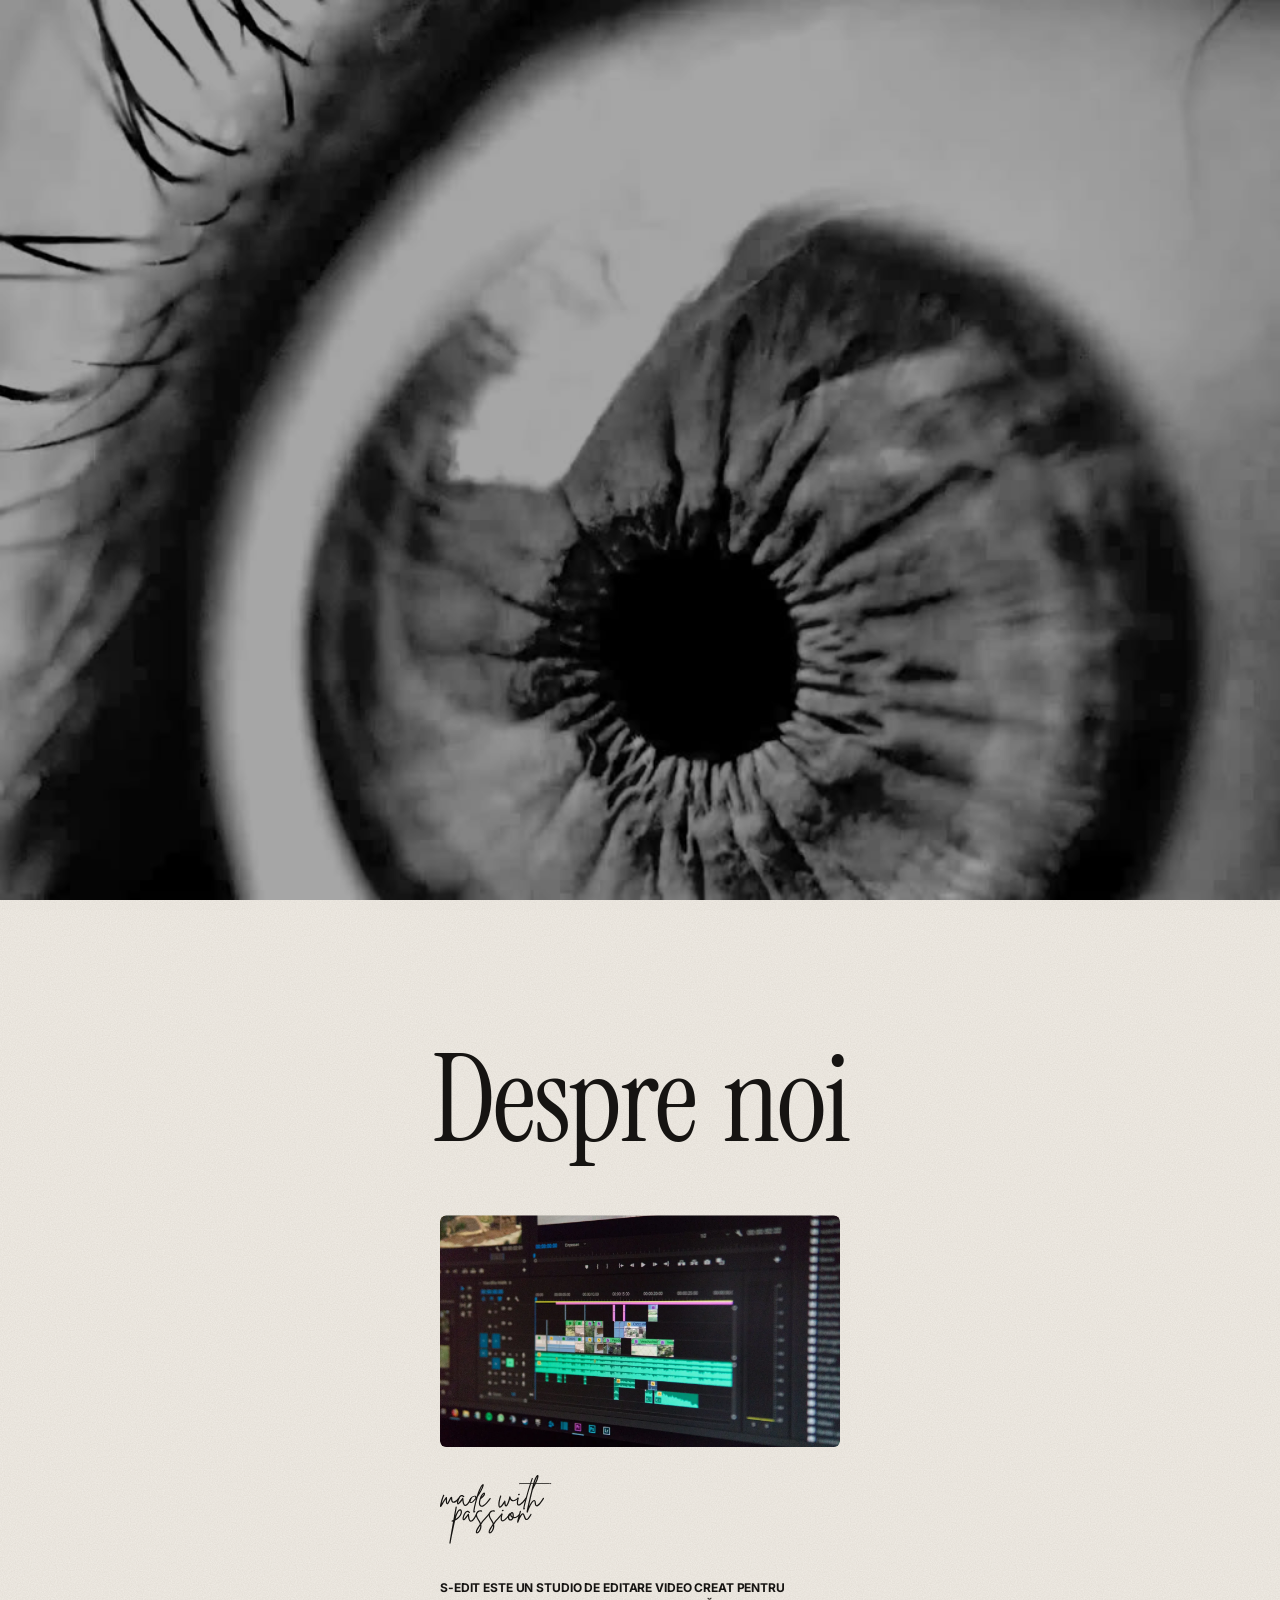
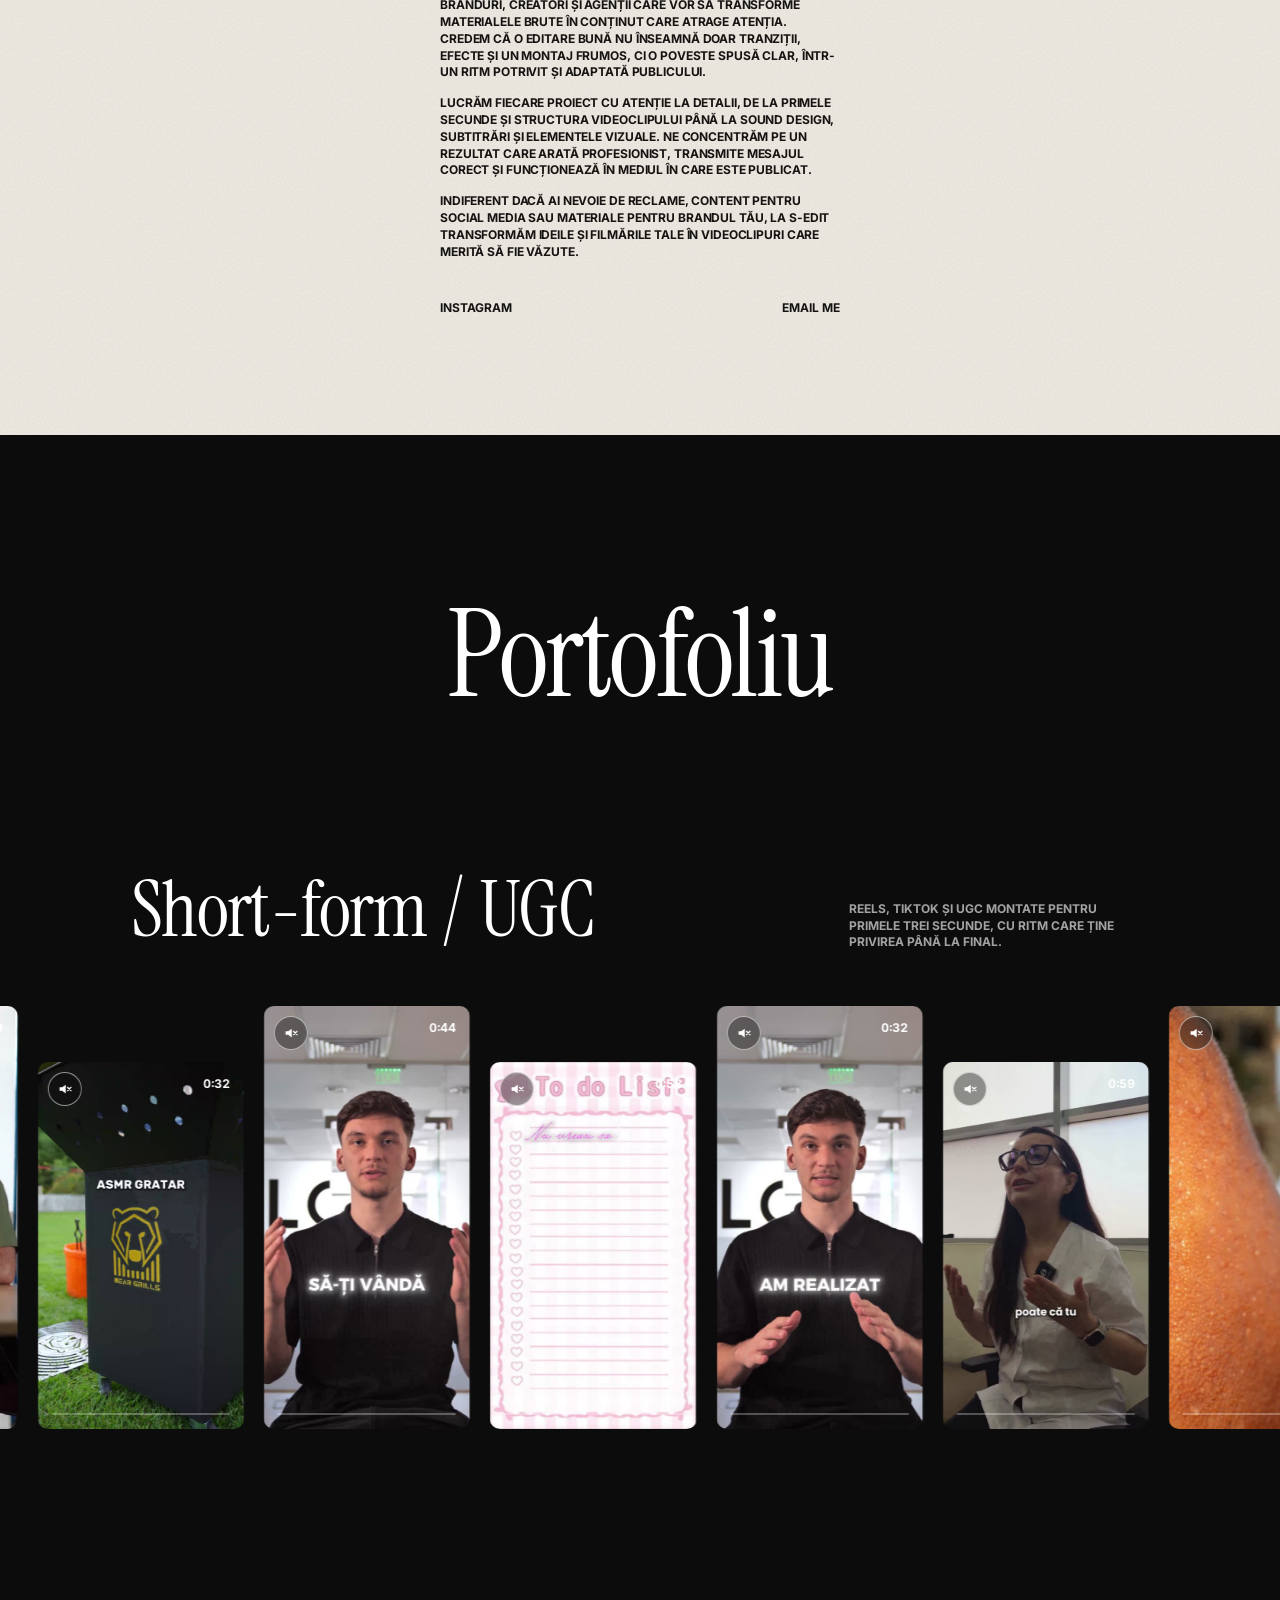
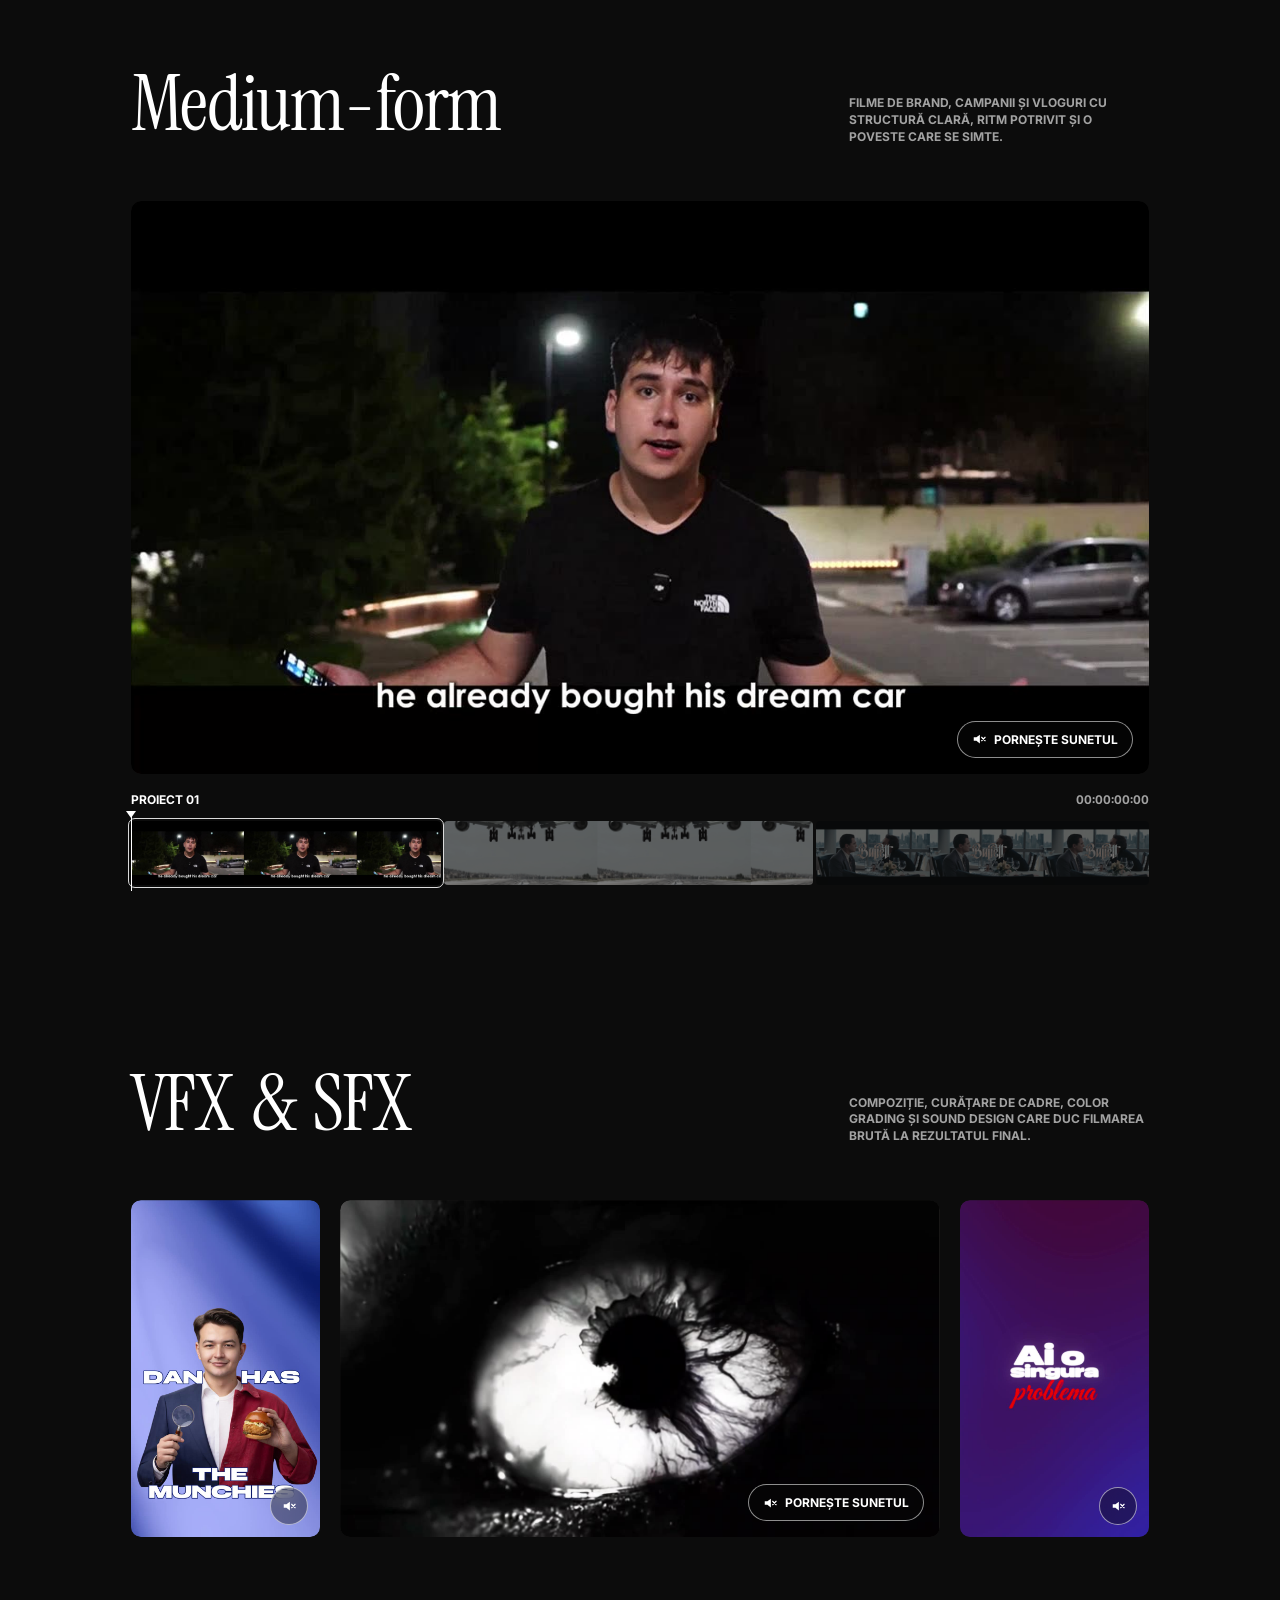
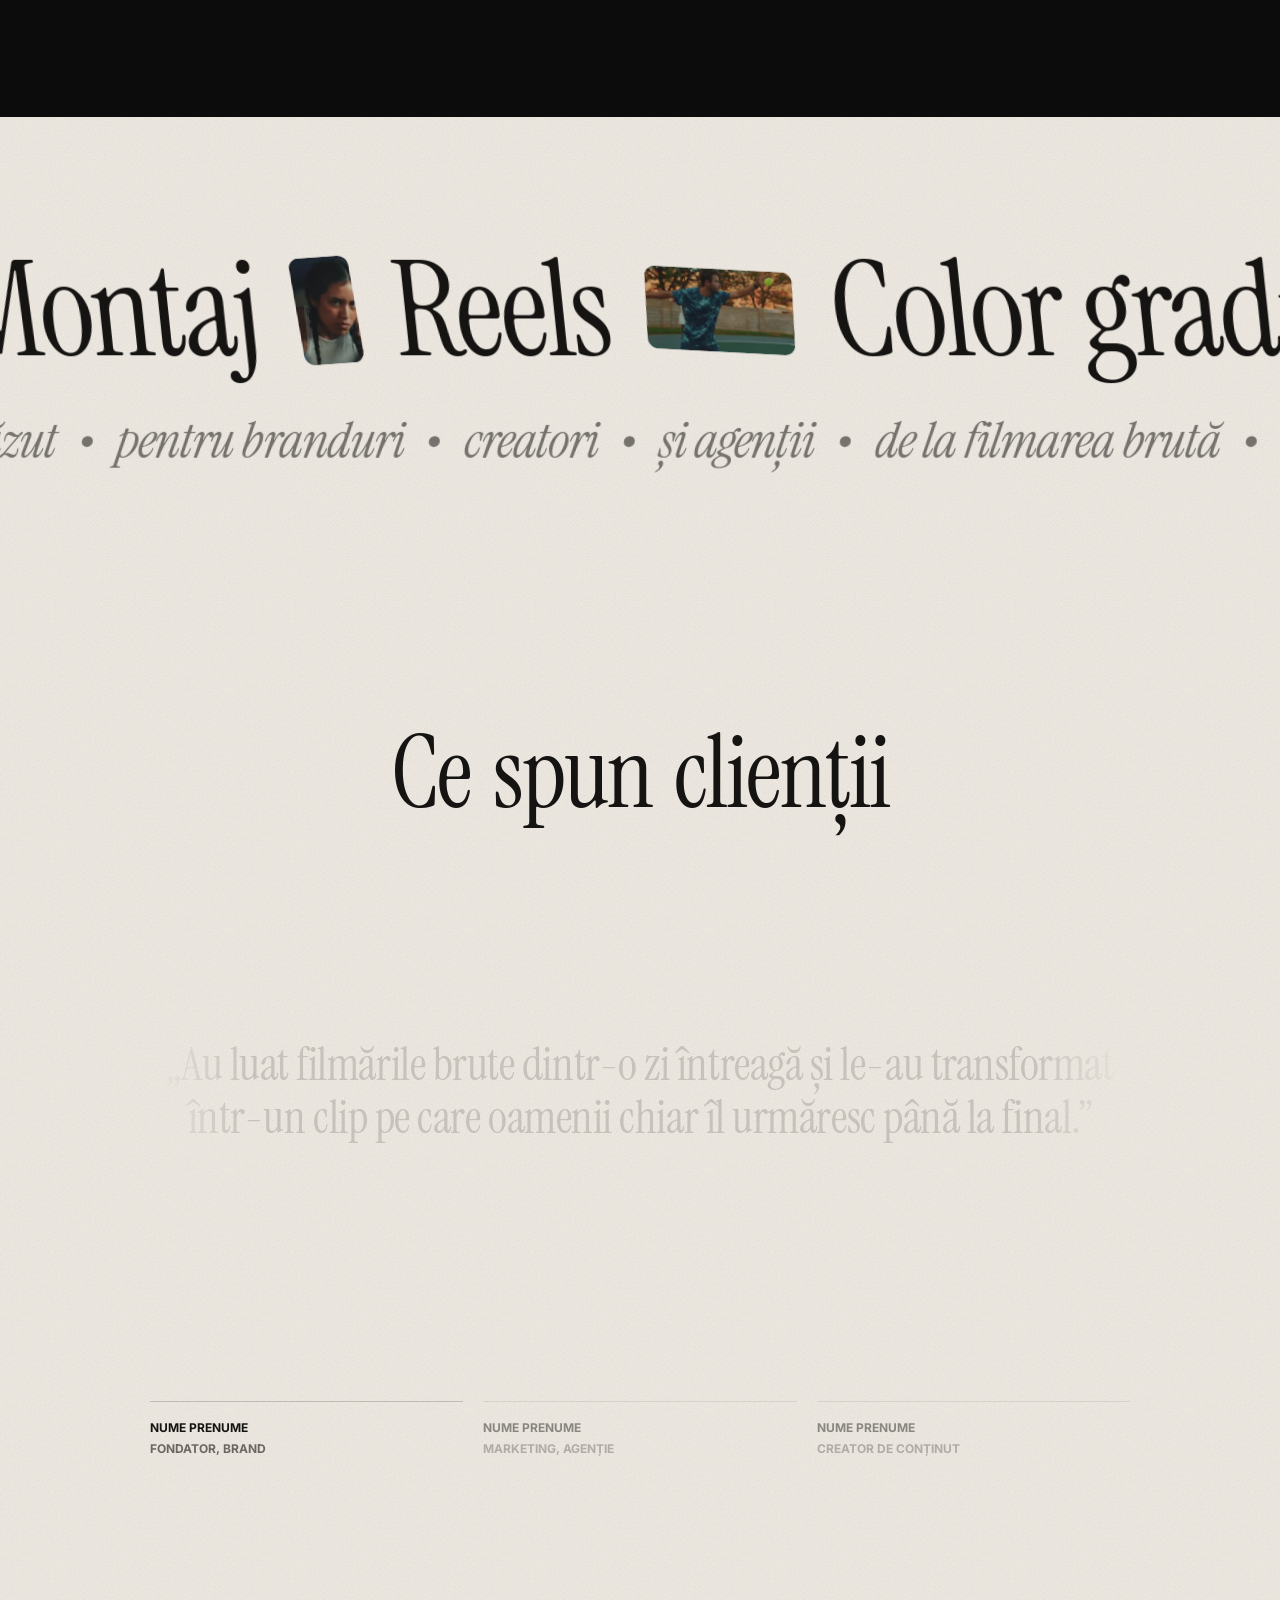
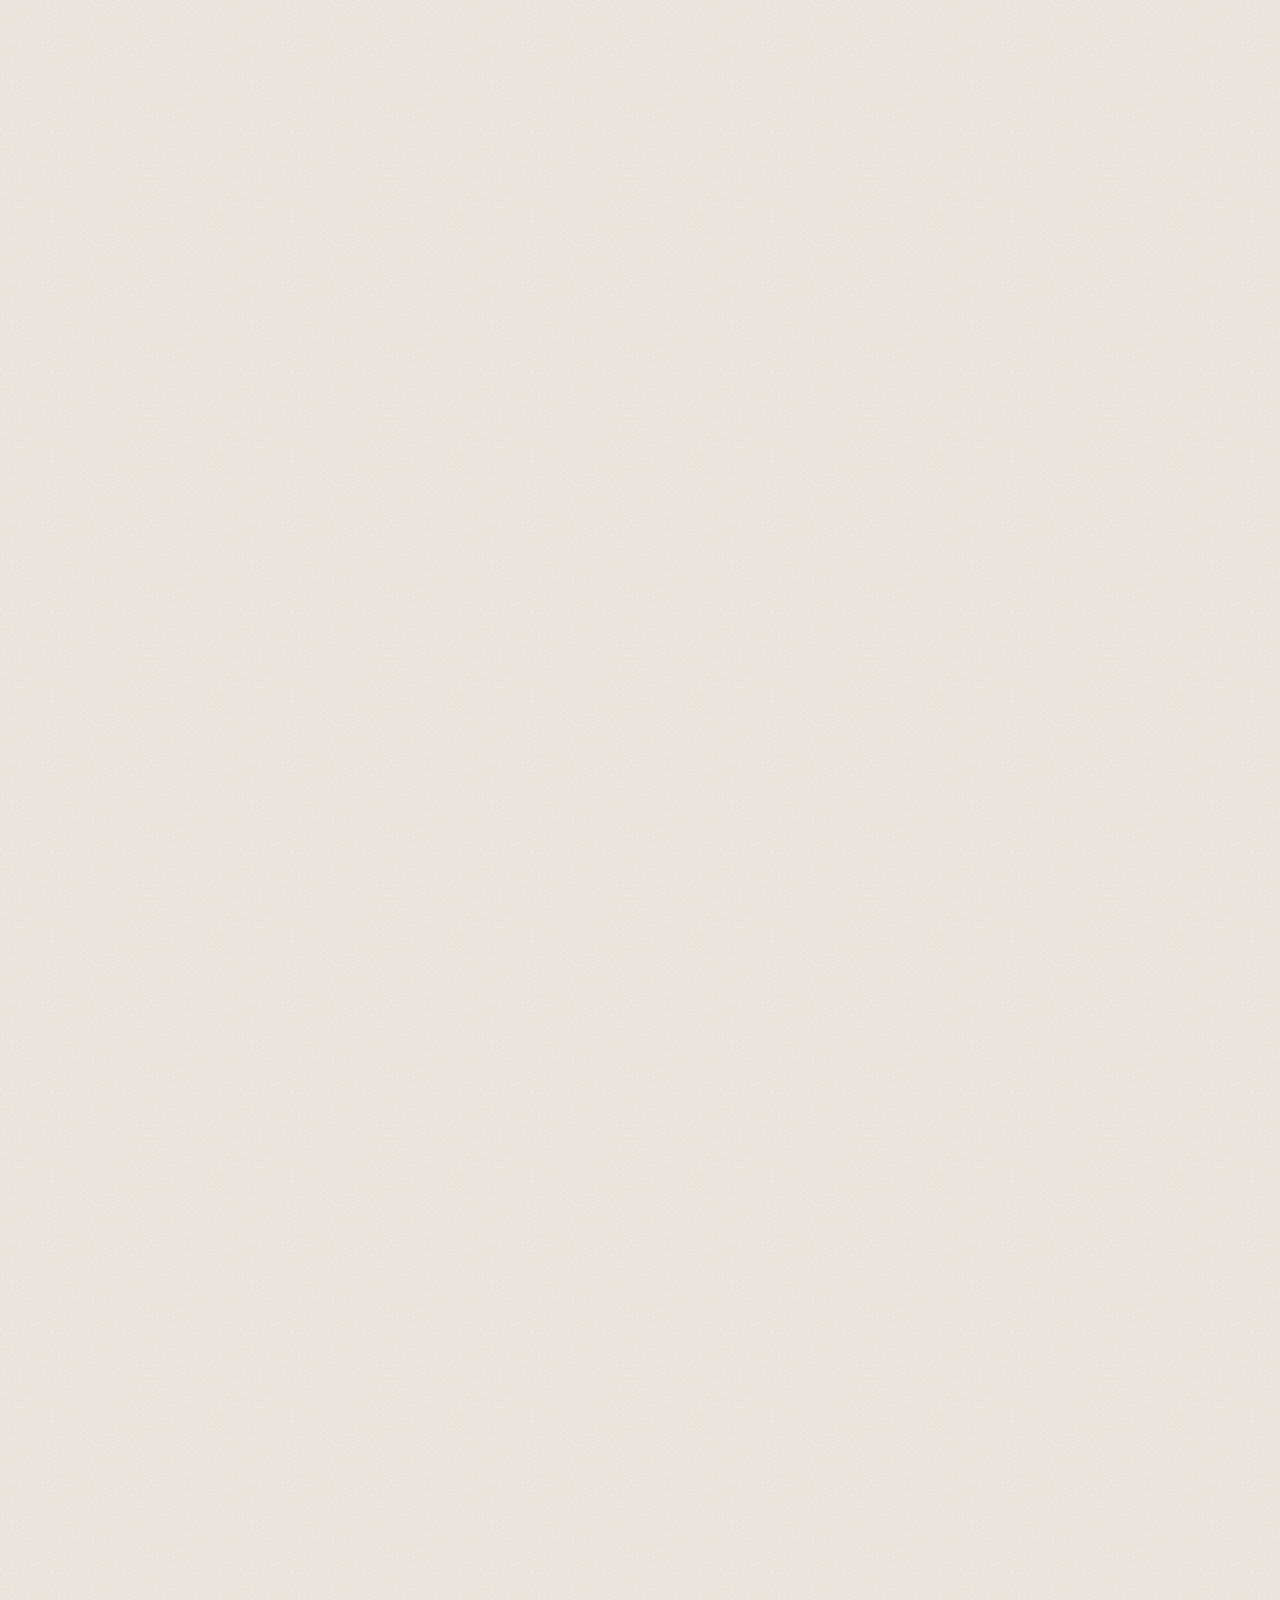
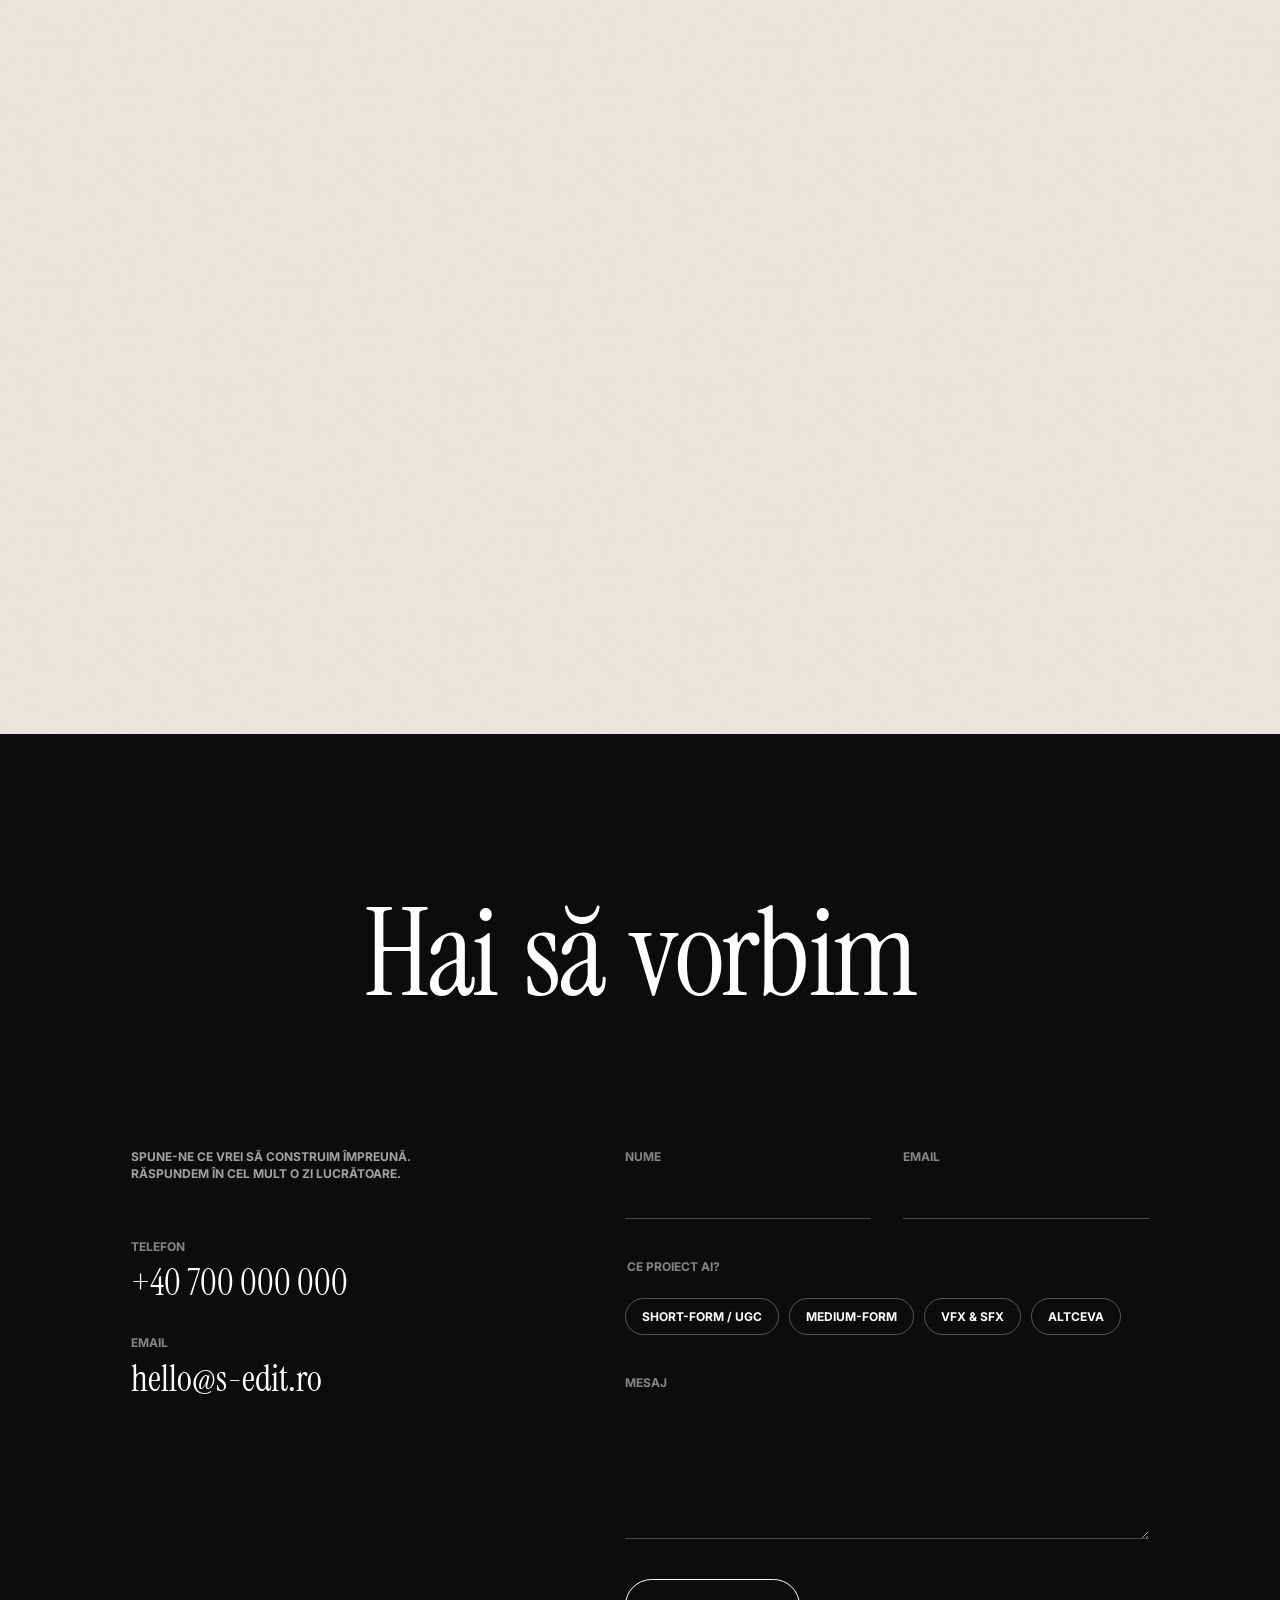
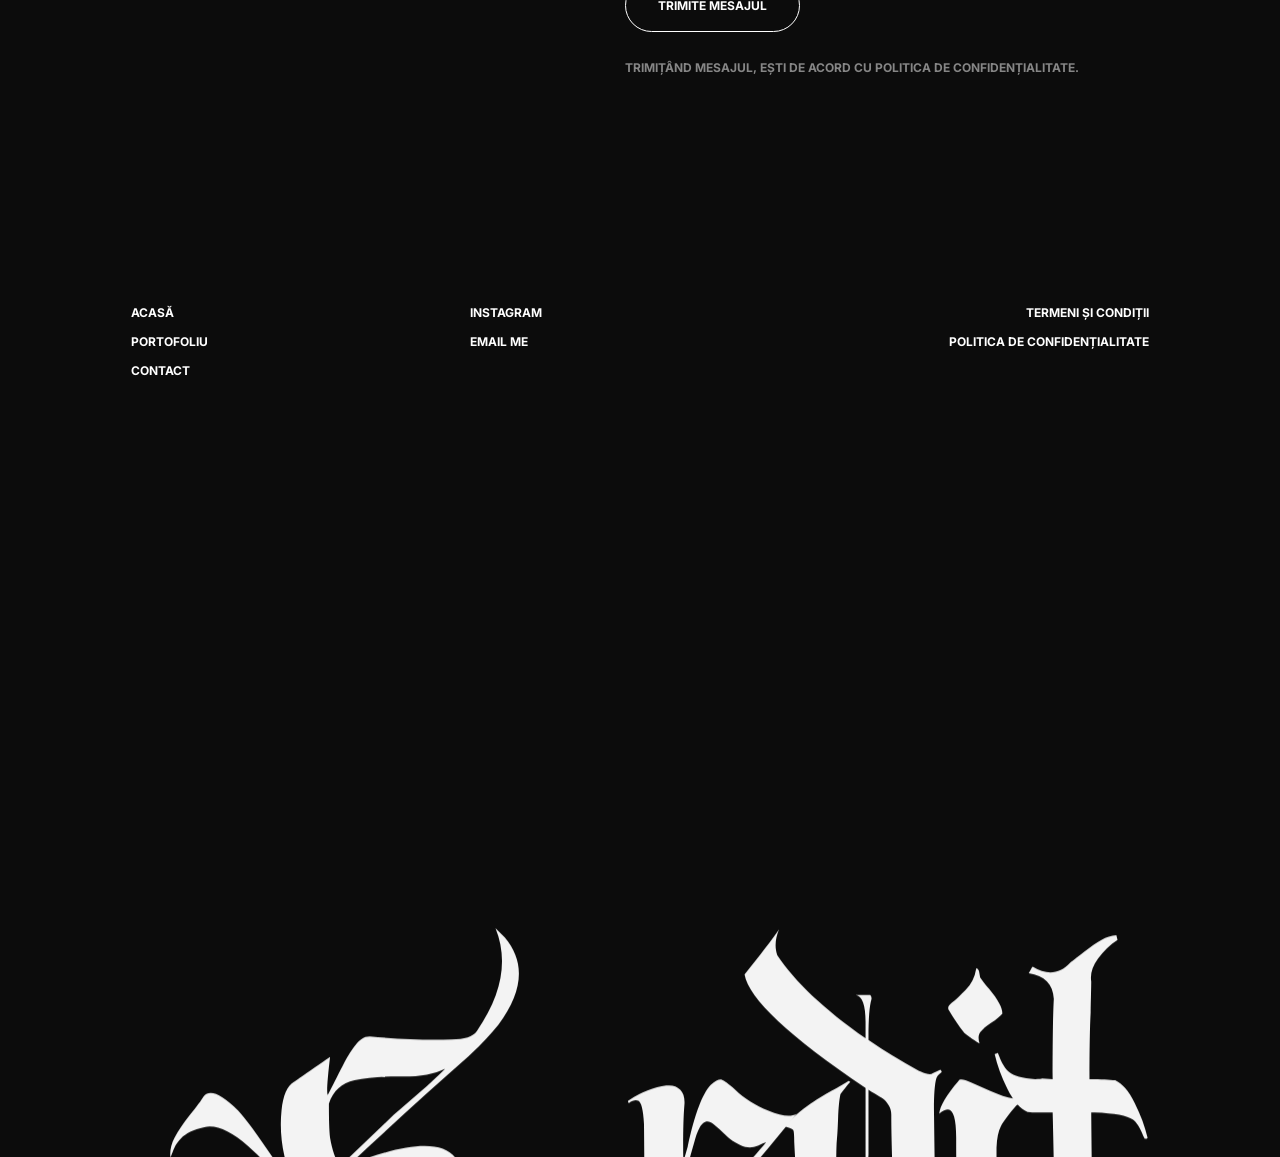
<file: index.html>
<!doctype html>
<html lang="ro" class="no-js">
<head>
  <meta charset="utf-8">
  <meta name="viewport" content="width=device-width, initial-scale=1, viewport-fit=cover">
  <title>S-EDIT © — Studio de editare video</title>
  <meta name="description" content="S-Edit este un studio de editare video dedicat brandurilor și creatorilor care vor conținut care atrage și convinge.">
  <meta name="theme-color" content="#0c0c0c">
  <link rel="canonical" href="https://s-edit.vercel.app/">
  <meta property="og:type" content="website">
  <meta property="og:site_name" content="S-EDIT ©">
  <meta property="og:locale" content="ro_RO">
  <meta property="og:url" content="https://s-edit.vercel.app/">
  <meta property="og:title" content="S-EDIT © — Studio de editare video">
  <meta property="og:description" content="S-Edit este un studio de editare video dedicat brandurilor și creatorilor care vor conținut care atrage și convinge.">
  <meta property="og:image" content="https://s-edit.vercel.app/assets/og.jpg">
  <meta property="og:image:type" content="image/jpeg">
  <meta property="og:image:width" content="1200">
  <meta property="og:image:height" content="630">
  <meta property="og:image:alt" content="S-EDIT, editare video">
  <meta name="twitter:card" content="summary_large_image">
  <meta name="twitter:title" content="S-EDIT © — Studio de editare video">
  <meta name="twitter:description" content="S-Edit este un studio de editare video dedicat brandurilor și creatorilor care vor conținut care atrage și convinge.">
  <meta name="twitter:image" content="https://s-edit.vercel.app/assets/og.jpg">
  <link rel="icon" href="favicon.ico" sizes="48x48">
  <link rel="icon" href="assets/icons/favicon-32.png" type="image/png" sizes="32x32">
  <link rel="icon" href="assets/icons/icon-192.png" type="image/png" sizes="192x192">
  <link rel="apple-touch-icon" href="assets/icons/apple-touch-icon.png">
  <link rel="preconnect" href="https://fonts.googleapis.com">
  <link rel="preconnect" href="https://fonts.gstatic.com" crossorigin>
  <link href="https://fonts.googleapis.com/css2?family=Inter:wght@700&display=swap" rel="stylesheet">
  <link rel="preload" href="assets/fonts/InstrumentSerif-Regular.ttf" as="font" type="font/ttf" crossorigin>
  <link rel="stylesheet" href="styles.css?v=54">
  <script>document.documentElement.className = "js";</script>
</head>
<body>
  <div class="preloader" aria-hidden="true">
    <div class="preloader__bg"></div>
    <svg class="preloader__logo" viewBox="0 0 672 352" width="672" height="351" xmlns="http://www.w3.org/2000/svg">
      <path pathLength="1" style="--i: 0" d="M47.6041 131.587C43.9955 132.362 40.8989 133.396 38.3193 134.688C35.7372 135.975 33.672 137.458 32.1262 139.135C30.5779 140.813 29.4782 142.169 28.8297 143.202C28.186 144.231 27.4765 145.777 26.7035 147.845C25.9282 149.907 25.4113 151.197 25.1528 151.717C24.6383 147.328 25.5429 142.944 27.8641 138.56C30.1853 134.171 33.6013 129.139 38.1145 123.462C42.6325 117.786 45.6657 113.658 47.214 111.076C51.3419 106.434 58.9565 109.66 70.0553 120.751C74.6977 125.654 82.5001 136.234 93.4624 152.487C104.43 168.743 110.045 178.679 110.306 182.292C99.4653 167.065 88.2397 154.357 76.6288 144.168C65.0228 133.974 55.3479 129.78 47.6041 131.587ZM240.342 0L246.535 6.19311C260.208 22.4488 258.789 41.6718 242.282 63.8622C237.379 70.0529 231.315 76.502 224.093 83.212L222.542 84.7627C196.736 107.468 170.289 131.465 143.202 156.749C180.868 141.783 204.346 140.106 213.638 151.717C218.8 158.422 222.284 177.128 224.093 207.835C224.866 227.96 224.737 239.698 223.703 243.053C221.894 251.05 211.961 262.339 193.898 276.915C175.836 291.493 161.513 299.042 150.936 299.561C146.033 299.815 139.262 294.139 130.621 282.533C121.98 270.922 113.012 258.277 103.722 244.604C94.4377 230.925 87.3424 222.667 82.4415 219.831C81.1468 218.544 79.7912 218.032 78.3746 218.29C76.9555 218.544 74.054 220.219 69.6652 223.313C69.1507 223.827 68.3778 224.537 67.344 225.439C66.3102 226.344 65.3398 227.182 64.4376 227.955C63.533 228.731 62.5675 229.504 61.541 230.277C61.2801 230.537 59.7952 231.893 57.0839 234.343C54.3775 236.796 52.2513 238.664 50.7055 239.951C49.6717 240.732 45.4779 245.057 38.1242 252.923C30.7705 260.791 25.5454 265.884 22.4513 268.206C19.8716 270.015 17.6772 271.178 15.868 271.697C14.0613 272.212 11.3524 272.404 7.74383 272.273C4.13037 272.143 1.54828 272.078 0 272.078C9.29211 269.498 24.514 259.048 45.673 240.732C47.2188 239.439 49.6059 237.374 52.8316 234.539C56.055 231.698 58.442 229.633 59.9903 228.345C74.6977 215.447 82.1807 208.866 82.4415 208.606C83.2145 207.833 90.3073 201.639 103.722 190.026C104.495 189.514 105.527 188.549 106.814 187.13C108.106 185.706 109.011 184.738 109.525 184.223L113.397 180.351C107.46 173.129 103.206 163.323 100.631 150.936C98.3096 140.618 97.661 130.492 98.6899 120.556C99.7237 110.623 102.435 104.366 106.824 101.791C107.85 101.018 115.848 95.469 130.816 85.1431C129.007 100.626 128.49 109.013 129.265 110.306C130.299 108.499 131.589 106.049 133.137 102.952C134.683 99.8505 135.844 97.5269 136.619 95.9786C137.392 94.4328 138.423 92.4334 139.711 89.9806C141.003 87.5301 142.037 85.66 142.812 84.3726C143.585 83.0804 144.551 81.5979 145.709 79.9253C146.872 78.2478 147.84 76.958 148.615 76.0534C149.388 75.1512 150.293 74.3125 151.327 73.5371C152.36 72.7642 153.328 72.2473 154.233 71.9864C155.135 71.728 156.101 71.5963 157.13 71.5963C176.999 73.4055 195.061 74.0516 211.317 73.5371C219.834 73.5371 225.381 71.7304 227.955 68.1145C244.73 43.8638 248.858 21.159 240.342 0ZM189.646 185.384C187.064 174.807 183.258 167.131 178.225 162.357C173.193 157.585 167.385 155.52 160.806 156.164C154.226 156.808 147.455 159.068 140.491 162.942C133.527 166.812 126.43 172.1 119.2 178.81V178.42L115.338 182.292C101.404 194.932 91.8556 203.573 86.6938 208.215C92.8821 204.607 98.8801 202.676 104.688 202.422C110.493 202.164 115.204 203.707 118.82 207.055C125.53 213.765 134.622 225.573 146.099 242.477C157.581 259.377 165.385 269.503 169.516 272.858C174.677 276.466 178.937 276.981 182.292 274.399C185.647 271.819 188.098 266.916 189.646 259.691C191.967 249.634 193.128 237.382 193.128 222.933C193.128 208.479 191.967 195.963 189.646 185.384ZM190.806 107.984C196.222 103.337 201.637 98.3047 207.055 92.8869C199.83 96.4955 190.155 98.2389 178.03 98.1145C165.902 97.9853 155.581 98.824 147.064 100.631C138.553 102.433 132.879 107.592 130.046 116.109C130.046 126.688 130.302 134.171 130.816 138.56C132.103 146.299 134.298 152.619 137.399 157.52L172.998 123.462L178.42 118.82L190.806 107.984ZM154.808 216.349C152.226 213.255 149.776 209.644 147.455 205.514C146.426 204.48 146.813 203.319 148.615 202.032C150.422 200.74 152.616 198.74 155.198 196.034C157.778 193.323 159.456 190.16 160.231 186.544C160.231 185.771 160.616 185.901 161.392 186.934L162.162 190.026C162.935 191.321 164.291 193.193 166.229 195.644C168.165 198.097 169.713 200.225 170.871 202.032C172.034 203.834 172.617 205.509 172.617 207.055C171.583 208.349 169.774 209.771 167.195 211.317C164.612 212.865 162.869 214.35 161.967 215.774C161.07 217.193 161.006 219.061 161.782 221.382C161.006 220.863 159.843 220.09 158.29 219.061C157.776 218.541 157.132 218.024 156.359 217.51C155.584 216.991 155.067 216.603 154.808 216.349Z"/>
      <path pathLength="1" style="--i: 1" d="M255.437 172.997C257.244 173.258 266.531 173.261 283.301 173.007C300.069 172.749 309.227 172.617 310.775 172.617H313.487L314.647 173.387C317.488 174.936 320.843 178.547 324.712 184.223C325.746 186.544 326.519 189.06 327.034 191.772C327.546 194.483 327.804 196.614 327.804 198.16V200.481C327.29 199.708 326.39 198.674 325.102 197.38C321.226 194.8 315.808 193.508 308.844 193.508H251.175L249.634 192.737C246.279 190.93 243.051 187.319 239.95 181.902C238.921 179.58 238.148 177.069 237.628 174.363C237.114 171.651 236.726 169.52 236.468 167.965V165.644C236.726 166.165 237.76 167.326 239.569 169.125C242.402 170.935 247.693 172.224 255.437 172.997Z"/>
      <path pathLength="1" style="--i: 2" d="M407.531 227.185C404.956 227.96 398.7 228.606 388.766 229.126C378.83 229.64 372.315 230.155 369.221 230.667C366.639 231.181 365.349 231.698 365.349 232.217C365.088 232.471 365.088 233.246 365.349 234.539C366.895 248.727 372.313 259.691 381.598 267.435C390.887 275.174 401.079 277.429 412.173 274.204C423.272 270.98 431.789 262.4 437.726 248.466C436.431 264.207 430.882 277.432 421.078 288.141C411.271 298.849 399.016 302.007 384.309 297.62C370.382 296.333 357.481 287.563 345.609 271.307C340.706 274.916 335.803 277.369 330.902 278.661L329.351 276.72V276.34C331.931 275.047 333.996 272.916 335.544 269.951C337.09 266.987 338.187 263.31 338.831 258.921C339.48 254.532 339.87 250.665 340.001 247.315C340.131 243.96 340.131 239.639 340.001 234.353C339.87 229.062 339.806 225.512 339.806 223.703V216.349C331.548 214.543 325.743 211.704 322.388 207.835C326.777 209.122 332.321 208.993 339.026 207.445C339.026 179.064 338.899 153.136 338.646 129.655C338.124 120.112 336.834 114.948 334.774 114.168C333.226 113.395 331.16 113.912 328.581 115.719L328.191 114.948C327.937 114.69 327.937 114.429 328.191 114.168C332.319 111.335 336.578 109.077 340.967 107.399C345.356 105.722 349.484 104.627 353.353 104.113C357.22 103.593 360.317 104.498 362.638 106.824C364.959 109.145 365.861 112.758 365.349 117.659C364.835 123.85 364.579 132.752 364.579 144.363C364.579 150.293 364.706 153.389 364.959 153.648L367.28 145.523C367.539 144.751 367.671 144.234 367.671 143.973C372.313 122.816 377.345 109.399 382.768 103.722C386.123 100.889 388.574 99.7286 390.122 100.241C391.668 100.755 394.633 102.949 399.016 106.824C404.951 112.5 412.305 117.147 421.078 120.761C429.855 124.369 436.048 125.013 439.657 122.692C415.665 152.36 391.151 181 366.12 208.605H369.992C372.832 208.347 376.897 208.025 382.183 207.64C387.474 207.25 391.86 206.928 395.34 206.674C398.824 206.416 402.435 205.772 406.175 204.743C409.92 203.709 412.953 202.29 415.275 200.481C417.342 198.935 419.663 194.549 422.238 187.325C422.758 190.933 422.631 195.707 421.858 201.642C420.31 214.803 415.533 223.318 407.531 227.185ZM371.933 141.652C368.317 154.038 366.378 162.035 366.12 165.644C365.344 171.842 364.959 181.907 364.959 195.839C364.445 199.189 364.445 201.123 364.959 201.642C365.218 202.417 372.959 194.288 388.181 177.26C403.408 160.231 413.86 148.362 419.537 141.652L417.206 142.422L414.114 143.973C410.245 145.521 406.373 145.394 402.498 143.592C398.629 141.786 395.34 139.525 392.628 136.814C389.922 134.103 387.279 131.718 384.699 129.655C382.117 127.588 379.793 127.393 377.726 129.07C375.663 130.748 373.732 134.942 371.933 141.652Z"/>
      <path pathLength="1" style="--i: 3" d="M431.915 131.206C434.495 127.851 437.655 124.691 441.395 121.726C445.14 118.757 448.3 116.431 450.875 114.753C453.455 113.076 457.453 110.691 462.871 107.594C468.294 104.5 472.034 102.306 474.097 101.011C474.616 101.272 475.006 101.533 475.267 101.791C473.973 103.079 471.778 105.788 468.684 109.916C467.909 113.531 467.392 118.886 467.133 125.979C466.88 133.074 466.621 137.653 466.363 139.721C465.841 144.105 465.778 161.584 466.168 192.162C466.558 222.735 466.621 240.215 466.363 244.604C468.17 259.311 474.489 270.278 485.323 277.5L484.942 275.95H485.323V268.206C484.808 265.372 484.808 261.242 485.323 255.819V236.47L484.162 235.309C483.647 235.055 483.065 234.607 482.416 233.963C481.772 233.315 481.192 232.859 480.68 232.598C478.871 230.277 476.421 226.795 473.326 222.152C472.293 221.119 472.614 219.636 474.292 217.705C475.969 215.769 478.098 213.187 480.68 209.961C483.26 206.738 484.808 203.317 485.323 199.701V105.654C434.749 71.5963 408.048 46.5703 405.212 30.5755C415.791 17.4163 423.401 7.48053 428.044 0.770508C425.464 6.9685 425.076 12.6447 426.883 17.7991C438.494 35.3495 457.975 53.668 485.323 72.7569V61.9214C485.323 50.8299 483.131 44.8977 478.749 44.1223C485.198 44.1223 488.424 44.1223 488.424 44.1223C489.197 44.8977 489.453 45.9266 489.194 47.214C487.907 51.3443 487.263 59.8587 487.263 72.7569V73.9175C497.84 81.1493 508.808 87.8593 520.16 94.0476C520.414 94.3085 520.93 94.5645 521.711 94.818C525.831 96.6272 528.54 97.0125 529.835 95.9786L534.867 93.6574C535.64 94.4328 535.896 94.9497 535.638 95.2082C533.575 96.7564 532.415 98.1779 532.156 99.4702C531.122 103.079 530.605 109.916 530.605 119.981C531.378 176.743 531.895 209.383 532.156 217.9C532.156 220.475 531.961 226.731 531.571 236.665C531.186 246.601 531.125 253.632 531.386 257.76C532.159 265.246 528.094 272.407 519.194 279.246C510.292 286.08 499.65 292.078 487.263 297.24C487.263 324.327 489.453 342.387 493.837 351.418C488.934 345.481 485.969 336.323 484.942 323.944C484.42 319.555 484.547 310.909 485.323 298.011C484.808 298.272 483.391 298.788 481.07 299.561L472.556 303.814C472.809 303.299 473.322 302.716 474.097 302.068C474.877 301.424 475.457 300.778 475.843 300.137C476.233 299.493 476.296 299.171 476.038 299.171C460.043 291.949 449.334 282.66 443.912 271.307C442.363 273.37 439.786 274.143 436.177 273.628C435.917 273.628 435.529 272.982 435.017 271.688C438.365 270.142 440.04 266.66 440.04 261.242C440.298 259.182 440.43 241.636 440.43 208.606C439.915 179.712 439.398 161.908 438.879 155.198C438.625 151.331 438.367 146.816 438.109 141.652C438.109 137.263 437.913 134.62 437.523 133.723C437.138 132.82 435.787 132.108 433.466 131.587C432.691 131.333 432.174 131.206 431.915 131.206ZM487.263 234.539V279.041C490.618 280.85 493.968 281.884 497.319 282.143C499.125 281.884 500.674 280.853 501.961 279.051C503.253 277.244 504.092 274.794 504.477 271.697C504.867 268.596 505.126 266.016 505.258 263.953C505.387 261.886 505.321 259.048 505.062 255.439V250.016C505.582 236.604 505.26 215.255 504.097 185.969C502.931 156.686 502.351 135.849 502.351 123.462C502.351 121.141 501.834 119.142 500.8 117.464C499.771 115.787 498.872 114.563 498.099 113.788C497.323 113.015 495.583 111.854 492.871 110.306C490.16 108.76 488.29 107.599 487.263 106.824V149.776C487.263 150.551 487.132 151.97 486.873 154.038C486.612 156.101 486.483 157.517 486.483 158.29C486.483 163.713 486.546 171.198 486.678 180.741C486.807 190.287 486.873 197.385 486.873 202.032C487.646 203.58 488.034 204.997 488.034 206.284C488.807 207.572 490.223 209.508 492.286 212.087C494.354 214.669 495.904 216.864 496.938 218.671C497.972 220.48 498.489 222.157 498.489 223.703C497.709 224.732 495.77 226.41 492.676 228.736C489.58 231.057 487.775 232.993 487.263 234.539Z"/>
      <path pathLength="1" style="--i: 4" d="M572.017 145.134V231.057C572.017 231.572 571.822 236.343 571.432 245.375C571.047 254.406 571.373 259.053 572.407 259.312C574.728 277.116 581.694 281.114 593.308 271.308L593.688 272.078C591.106 277.242 587.3 283.114 582.267 289.692C577.24 296.273 573.436 299.562 570.856 299.562C567.76 299.562 565.114 299.24 562.918 298.596C560.726 297.948 558.855 296.592 557.31 294.529C555.761 292.462 554.667 290.916 554.023 289.887C553.379 288.853 552.28 286.659 550.726 283.304C547.891 277.628 546.474 266.534 546.474 250.017C546.474 245.375 546.408 238.538 546.279 229.507C546.147 220.475 546.084 213.509 546.084 208.606C545.57 177.645 545.314 154.297 545.314 138.561C545.314 126.428 543.504 120.235 539.891 119.981C538.343 119.981 536.409 120.886 534.088 122.693C534.6 117.531 538.86 110.304 546.864 101.012C547.637 99.4659 550.409 99.7902 555.183 101.987C559.955 104.179 565.692 106.695 572.397 109.536C579.107 112.371 584.657 113.403 589.046 112.628C589.819 112.628 589.563 113.532 588.275 115.339L585.174 117.27C580.017 123.207 576.601 127.788 574.923 131.012C573.246 134.238 572.275 138.946 572.017 145.134ZM550.726 69.2757C546.857 64.3749 543.504 59.4716 540.671 54.5683C539.376 53.0225 539.954 51.2816 542.407 49.3505C544.858 47.4145 547.952 44.5106 551.692 40.6411C555.437 36.7668 557.695 32.2512 558.47 27.0943C558.729 26.0605 559.377 26.4482 560.411 28.2549L561.182 32.5072C562.215 34.0554 564.215 36.6375 567.18 40.251C570.144 43.8669 572.334 46.9659 573.753 49.5455C575.177 52.1203 575.889 54.4415 575.889 56.5091C574.341 58.311 571.89 60.3103 568.535 62.5072C565.18 64.6992 562.791 66.7643 561.367 68.7003C559.948 70.6314 559.758 73.1476 560.791 76.2491C559.758 75.7297 558.08 74.6959 555.759 73.1476C554.472 72.1138 552.794 70.824 550.726 69.2757Z"/>
      <path pathLength="1" style="--i: 5" d="M634.331 55.7284C633.816 65.2814 633.56 79.9889 633.56 99.8507C641.297 99.8507 646.973 100.112 650.589 100.631C655.231 102.694 659.552 107.721 663.55 115.719C667.549 123.716 670.321 131.202 671.87 138.17C672.128 138.684 672.001 139.072 671.489 139.331H670.329C670.329 139.591 669.939 138.945 669.158 137.39C666.837 131.714 664.516 128.103 662.195 126.554C658.586 123.979 650.201 122.434 637.042 121.912H634.721C634.974 156.23 635.618 196.997 636.652 244.214C637.164 265.631 640.777 276.467 647.487 276.72C650.067 276.467 652.778 275.306 655.621 273.238C655.875 273.238 656.192 273.499 656.577 274.019C656.967 274.533 657.421 274.66 657.942 274.399C651.232 283.691 646.263 290.208 643.04 293.954C639.814 297.694 637.169 299.562 635.101 299.562C627.623 299.562 621.881 296.66 617.877 290.852C613.879 285.047 611.621 278.144 611.109 270.147C607.239 273.243 604.789 275.433 603.755 276.72C603.494 276.981 603.043 276.854 602.399 276.34C601.756 275.82 601.302 275.304 601.044 274.789C606.206 261.115 609.305 239.054 610.338 208.606C610.592 190.29 610.204 161.392 609.178 121.912H595.631C594.856 121.653 593.822 121.522 592.53 121.522C587.626 119.461 583.176 114.368 579.178 106.239C575.179 98.1122 572.404 90.5659 570.858 83.6023C570.598 83.3439 570.854 83.1488 571.629 83.0171C572.402 82.8879 572.79 82.6929 572.79 82.432C572.79 82.432 572.919 82.6929 573.18 83.2122C575.501 89.4029 577.951 93.4016 580.533 95.2083C583.374 97.5295 589.05 99.0778 597.562 99.8507C600.403 99.8507 601.951 99.7239 602.204 99.4703L609.178 99.8507C609.178 73.5373 609.434 55.865 609.948 46.8338C609.434 37.0296 603.887 31.3534 593.31 29.8051C593.563 29.5467 594.012 28.7713 594.656 27.4839C595.304 26.1917 595.758 25.5431 596.011 25.5431C605.562 31.2193 613.82 30.3172 620.784 22.8318C622.076 21.8053 625.046 19.4841 629.688 15.8682C634.331 12.2547 638.263 9.54587 641.489 7.74401C644.713 5.93728 648.004 4.90347 651.359 4.64258L652.13 7.74401C647.226 10.8406 642.906 14.9685 639.168 20.1302C635.428 25.2871 633.945 30.3172 634.721 35.218C634.721 37.2856 634.655 40.6407 634.526 45.283C634.394 49.9254 634.331 53.4072 634.331 55.7284Z"/>
    </svg>
    <div class="preloader__count"><span class="preloader__num">0</span>%</div>
  </div>

  <div class="bg" aria-hidden="true">
    <video class="bg__video" poster="assets/poster.jpg" autoplay muted loop playsinline preload="auto" disablepictureinpicture>
      <source src="assets/hero-720.mp4?v=54#t=0.001" type="video/mp4" media="(max-width: 767px)">
      <source src="assets/hero.mp4?v=54#t=0.001" type="video/mp4">
    </video>
    <div class="bg__shade"></div>
  </div>

  <header class="site-header">
    <a class="brand link" href="/">S-EDIT ©</a>

    <nav class="nav" aria-label="Principal">
      <a class="link" href="#portofoliu">PORTOFOLIU</a>
      <a class="link" href="#contact">CONTACT</a>
    </nav>

    <button class="burger" type="button" aria-label="Deschide meniul" aria-expanded="false" aria-controls="menu">
      <span></span><span></span>
    </button>
  </header>

  <main class="hero">
    <h1 class="hero__logo">
      <img src="assets/logo.svg" width="672" height="351" alt="S-Edit">
    </h1>

    <footer class="hero__bottom">
      <a class="social link" href="https://www.instagram.com/" target="_blank" rel="noopener">INSTAGRAM</a>
      <p class="tagline">
        S-EDIT ESTE UN STUDIO DE EDITARE VIDEO DEDICAT BRANDURILOR<br class="br-desktop">
        ȘI CREATORILOR CARE VOR CONȚINUT CARE ATRAGE ȘI CONVINGE.
      </p>
      <a class="mail link" href="mailto:hello@s-edit.ro">EMAIL ME</a>
    </footer>
  </main>

  <section class="about" id="despre" aria-labelledby="despre-title" data-header="ink">
    <div class="about__inner">
      <h2 class="about__title split" id="despre-title" data-reveal>
        <span class="word"><span>Despre</span></span>
        <span class="word"><span>noi</span></span>
      </h2>

      <figure class="about__media" data-reveal>
        <img src="assets/despre.webp" width="1400" height="812" loading="lazy" decoding="async"
             alt="Timeline de montaj video într-un program de editare">
      </figure>

      <svg class="about__sig" data-reveal viewBox="0 0 146 90" width="146" height="90" role="img" aria-label="Made with passion" xmlns="http://www.w3.org/2000/svg">
          <path style="--i: 14" d="M118.972 50.7753C119.345 51.0239 119.511 51.4797 119.262 51.894C116.652 56.4514 114.746 59.0616 112.633 58.813C111.224 58.6473 110.147 57.1972 109.319 54.3384C108.531 51.6039 107.951 51.4382 107.869 51.4382C107.496 51.4382 105.921 52.1011 102.027 61.796C101.902 62.086 101.612 62.2932 101.281 62.2932C101.198 62.2932 101.157 62.2932 101.074 62.2518C100.701 62.1689 100.452 61.796 100.494 61.4231C100.908 58.0258 102.524 52.4326 103.601 48.7452C103.767 48.248 103.891 47.7508 104.015 47.3365C104.14 46.8808 104.595 46.6322 105.01 46.7565C105.424 46.8808 105.673 47.3365 105.548 47.7508C105.424 48.2066 105.3 48.6623 105.134 49.2009C104.72 50.651 104.181 52.4326 103.684 54.2141C105.59 50.651 106.833 49.781 107.951 49.8638C109.484 49.9467 110.272 51.8525 110.852 53.8827C111.68 56.7829 112.509 57.1972 112.799 57.2386C114.29 57.4043 116.901 52.8055 117.895 51.1068C118.102 50.6925 118.599 50.5682 118.972 50.7753Z"/>
          <path style="--i: 13" d="M104.045 51.024C104.377 51.2726 104.459 51.7698 104.169 52.1426C102.056 54.8357 98.5763 56.9901 95.6761 56.3686C94.8889 58.2745 93.3559 59.3517 91.9058 59.3517C90.3729 59.3517 89.2128 58.2745 88.7156 56.5758C87.9699 53.717 89.3371 51.0654 90.9943 50.0296C91.2015 49.8639 91.4501 49.8639 91.6572 49.9468C92.1544 48.7038 93.1902 47.9581 94.1845 48.1652C95.0546 48.331 96.5047 49.2839 96.2147 53.9656C96.2147 54.2556 96.1732 54.5457 96.1318 54.8357C98.3277 55.25 101.186 53.3856 102.927 51.1483C103.175 50.8168 103.672 50.734 104.045 51.024ZM91.9473 57.7773C92.6516 57.7773 93.6459 57.073 94.226 55.7472C92.2373 54.6699 91.4501 53.137 91.3672 51.7283C90.2071 52.8055 89.8757 54.7528 90.29 56.1615C90.4143 56.7415 90.87 57.7359 91.9058 57.7773C91.9058 57.7773 91.9058 57.7773 91.9473 57.7773ZM94.6403 53.8828C94.806 50.5683 94.1017 49.7811 93.8945 49.7396C93.6874 49.7396 93.2731 50.0711 93.0659 50.734C92.7759 51.7698 93.0245 53.0956 94.5989 54.1313C94.5989 54.0485 94.5989 53.9656 94.6403 53.8828Z"/>
          <path style="--i: 12" d="M91.1493 50.6109C91.5222 50.818 91.6465 51.3152 91.4393 51.6881C89.3263 55.044 84.5617 60.5958 81.4544 60.5958C81.1644 60.5958 80.8744 60.5544 80.5843 60.4301C78.7199 59.6429 78.5128 56.5356 80.0043 50.6937C80.1286 50.2794 80.5429 50.0308 80.9987 50.1137C81.413 50.238 81.6616 50.6523 81.5787 51.1081C79.7557 58.1099 81.0815 58.8971 81.2472 58.98C82.6559 59.56 87.2962 55.334 90.0721 50.8595C90.3207 50.4866 90.7764 50.3623 91.1493 50.6109ZM81.3715 47.255C79.7557 47.1721 80.8744 45.5563 81.7444 45.3077C83.4431 44.7277 83.4845 47.3793 81.3715 47.255Z"/>
          <path style="--i: 11" d="M81.0212 50.5272C81.3526 50.8172 81.3941 51.3144 81.1041 51.6459C77.8724 55.4161 72.735 61.4236 71.9063 62.4594C71.4092 63.0809 70.9534 63.7023 70.4977 64.2824C71.6163 69.0884 69.2962 73.3144 67.0589 75.1788C66.2717 75.8003 65.5259 76.1317 64.863 76.1317C64.4901 76.1317 64.1173 76.0074 63.8272 75.7174C62.0457 73.9773 65.5259 68.3426 68.7576 63.9509C68.4675 62.9566 68.0118 61.9208 67.3075 60.8436C65.0702 57.4462 63.2472 54.4217 63.3715 51.8944C63.4958 49.74 64.573 47.8756 66.396 46.757C67.9704 45.8455 69.7933 45.6798 71.202 46.3427C71.6163 46.5084 71.782 47.0056 71.5749 47.3784C71.4092 47.7928 70.912 47.9585 70.5391 47.7928C69.5862 47.337 68.3432 47.4613 67.2246 48.1242C65.8574 48.9528 65.0287 50.3615 64.9459 51.9773C64.863 54.0074 66.6446 56.9076 68.6333 59.9735C69.1719 60.8022 69.5862 61.5894 69.9176 62.418C70.1662 62.0865 70.4148 61.7551 70.6634 61.4651C71.492 60.3878 76.6295 54.3803 79.9026 50.6101C80.1926 50.2786 80.6897 50.2372 81.0212 50.5272ZM67.556 72.1957C68.0947 71.3671 69.3376 69.0884 69.1719 66.1054C65.3188 71.5743 64.7802 73.9773 64.9459 74.5573C65.3188 74.5159 66.4374 73.853 67.556 72.1957Z"/>
          <path style="--i: 10" d="M64.3112 50.5272C64.6427 50.8172 64.6841 51.3144 64.3941 51.6459C61.1625 55.4161 56.025 61.4236 55.1964 62.4594C54.6992 63.0809 54.2434 63.7023 53.7877 64.2824C54.9063 69.0884 52.5862 73.3144 50.3489 75.1788C49.5617 75.8003 48.816 76.1317 48.1531 76.1317C47.7802 76.1317 47.4073 76.0074 47.1173 75.7174C45.3357 73.9773 48.816 68.3426 52.0476 63.9509C51.7576 62.9566 51.3018 61.9208 50.5975 60.8436C48.3602 57.4462 46.5372 54.4217 46.6615 51.8944C46.7858 49.74 47.863 47.8756 49.686 46.757C51.2604 45.8455 53.0834 45.6798 54.492 46.3427C54.9063 46.5084 55.0721 47.0056 54.8649 47.3784C54.6992 47.7928 54.202 47.9585 53.8291 47.7928C52.8762 47.337 51.6333 47.4613 50.5146 48.1242C49.1474 48.9528 48.3188 50.3615 48.2359 51.9773C48.1531 54.0074 49.9346 56.9076 51.9233 59.9735C52.4619 60.8022 52.8762 61.5894 53.2077 62.418C53.4563 62.0865 53.7048 61.7551 53.9534 61.4651C54.7821 60.3878 59.9195 54.3803 63.1926 50.6101C63.4826 50.2786 63.9798 50.2372 64.3112 50.5272ZM50.8461 72.1957C51.3847 71.3671 52.6276 69.0884 52.4619 66.1054C48.6088 71.5743 48.0702 73.9773 48.2359 74.5573C48.6088 74.5159 49.7274 73.853 50.8461 72.1957Z"/>
          <path style="--i: 9" d="M47.7768 50.8192C48.1912 51.0263 48.3569 51.4821 48.1497 51.8964C46.1196 56.1224 43.0951 61.0527 40.2778 61.0527C40.1121 61.0527 39.9464 61.0113 39.7806 61.0113C37.9162 60.597 36.7976 58.2354 36.3418 53.5122C35.4303 54.7966 34.146 56.4538 32.7373 57.9868C32.4059 58.3597 31.3701 59.4783 30.3343 59.064C29.6714 58.8154 29.34 58.0697 29.3814 56.9096C29.4643 54.0923 31.6187 47.9604 34.8089 46.8418C35.8032 46.5103 37.2948 46.4689 38.8691 48.2919C39.1177 48.6233 39.0763 49.1619 38.7448 49.4105C38.4134 49.7005 37.9162 49.6591 37.6262 49.3277C36.3418 47.8361 35.3889 48.209 34.6846 48.7062C32.2401 50.4463 30.7072 55.9981 30.9972 57.4482C31.1215 57.3653 31.3287 57.1996 31.5772 56.9096C33.2345 55.128 34.6017 53.2222 35.6375 51.8135C35.8861 51.4407 36.1347 51.1092 36.3833 50.8192C36.549 50.5292 36.9219 50.4463 37.2533 50.5292C37.5433 50.612 37.7919 50.9021 37.7919 51.2335C38.1648 58.484 39.6563 59.354 40.1121 59.4369C41.2307 59.644 43.5923 57.6139 46.7411 51.1921C46.9068 50.8192 47.404 50.6535 47.7768 50.8192Z"/>
          <path style="--i: 8" d="M26.8231 44.6448C28.4389 45.142 29.1018 47.545 28.3146 50.3209C27.5274 53.3453 25.2487 55.6655 23.4671 57.1156C22.3485 57.9856 21.147 58.7314 19.8626 59.3943C17.7082 68.2191 14.8495 82.7615 13.8137 88.8933C13.7722 89.2662 13.3994 89.5562 13.0265 89.5562C12.9851 89.5562 12.9436 89.5148 12.9022 89.5148C12.4879 89.4734 12.1979 89.059 12.2393 88.6447C13.1922 82.3058 15.2223 70.7465 17.0039 60.6372C16.6724 60.7201 16.341 60.8444 16.0095 60.9273C15.5952 61.0515 15.1809 60.803 15.0566 60.3886C14.9323 59.9329 15.1809 59.5186 15.5952 59.3943C16.1753 59.2286 16.7553 59.0214 17.3353 58.8143C17.5839 57.3227 17.8739 55.8726 18.1225 54.464C19.2412 48.0007 20.2769 42.4075 20.3184 41.8275C20.3184 41.4131 20.6498 41.0817 21.0641 41.0403C21.5199 40.9988 21.8928 41.3717 21.8928 41.786C21.9342 42.076 21.6442 43.7333 19.9869 53.0968C22.9285 44.5205 25.7459 44.3133 26.8231 44.6448ZM26.7816 49.9065C27.3617 47.7936 26.9059 46.3435 26.3673 46.1777C26.3259 46.1777 26.2845 46.1777 26.243 46.1777C25.5387 46.1777 23.55 47.4621 21.3956 53.8011C21.1056 54.6711 20.7741 55.8726 20.4012 57.2813C23.3843 55.4583 25.9945 52.8482 26.7816 49.9065Z"/>
          <path style="--i: 7" d="M135.266 29.855C135.639 30.0622 135.763 30.5593 135.515 30.9322C128.886 41.7043 126.441 41.0829 125.613 40.8757C123.707 40.3785 123.5 37.4369 123.458 36.4426C123.334 34.5367 122.878 34.0396 122.712 34.0396C122.712 34.0396 122.712 34.0396 122.671 34.0396C121.635 34.0396 118.113 38.3484 114.509 48.7062C114.385 48.9962 114.053 49.2034 113.722 49.2034C113.68 49.2034 113.639 49.2034 113.597 49.2034C113.183 49.1205 112.935 48.7891 112.935 48.3748C113.183 44.646 120.599 14.3597 120.682 14.0697C122.547 6.40495 125.323 0.355987 127.104 0.0245363C127.518 -0.058325 127.933 0.0659687 128.181 0.43885C129.341 2.05467 126.524 9.55372 120.972 19.5386C119.481 25.6705 117.451 34.3296 116.042 40.6271C118.321 35.8625 120.848 32.1752 122.961 32.4652C124.784 32.7138 124.991 35.4482 125.032 36.3597C125.157 38.3898 125.613 39.2185 126.027 39.3428C126.234 39.3842 128.306 39.5914 134.189 30.1036C134.396 29.7307 134.893 29.6064 135.266 29.855ZM126.814 2.30325C125.82 3.71192 124.121 7.15071 122.547 13.1168C125.323 7.52359 126.483 3.9605 126.814 2.30325Z"/>
          <path style="--i: 6" d="M144.782 11.8098C145.082 11.6423 145.157 11.3073 144.932 11.0561C144.445 10.5536 142.273 10.2465 119.016 10.6373L119.054 10.524C119.788 8.3082 120.449 6.31097 121.039 4.69158C121.151 4.38452 120.926 4.10537 120.552 4.02163C120.177 3.93789 119.765 4.10538 119.653 4.38452C119.016 6.14313 118.305 8.26462 117.518 10.6653C115.459 10.6932 113.212 10.7211 110.777 10.7769C107.444 10.8327 104.823 10.8886 103.812 10.8886C103.4 10.8886 103.062 11.1398 103.062 11.419C103.062 11.726 103.4 11.9772 103.812 11.9772C104.86 11.9493 107.482 11.9214 110.815 11.8377C112.575 11.8098 114.747 11.7818 117.181 11.726C115.571 16.8064 113.736 22.8918 112.088 28.8376C110.89 33.1922 109.916 36.9606 109.279 39.7242C108.942 41.1757 108.717 42.3202 108.605 43.1018C108.455 44.1626 108.38 44.7767 109.092 44.9721C109.204 44.9721 109.279 45 109.392 45C110.028 45 110.365 44.3301 110.665 43.7159C110.815 43.4368 110.767 43.2135 110.393 43.1018C110.318 43.1018 110.141 42.9902 110.066 42.9902C110.44 40.8128 111.564 35.9278 113.736 28.2234C115.346 22.3893 117.106 16.5552 118.679 11.6981C128.978 11.5306 142.348 11.391 143.883 11.7818C144.145 11.9493 144.482 11.9493 144.782 11.8098Z"/>
          <path style="--i: 5" d="M112.269 29.8951C112.642 30.1022 112.767 30.5994 112.559 30.9723C110.446 34.3282 105.682 39.88 102.575 39.88C102.284 39.88 101.994 39.8386 101.704 39.7143C99.8401 38.9271 99.6329 35.8197 101.124 29.9779C101.249 29.5636 101.663 29.315 102.119 29.3979C102.533 29.5222 102.782 29.9365 102.699 30.3922C100.876 37.3941 102.202 38.1813 102.367 38.2642C103.776 38.8442 108.416 34.6182 111.192 30.1437C111.441 29.7708 111.897 29.6465 112.269 29.8951ZM102.492 26.5391C100.876 26.4563 101.994 24.8405 102.865 24.5919C104.563 24.0118 104.605 26.6634 102.492 26.5391Z"/>
          <path style="--i: 4" d="M101.94 29.9802C102.271 30.3117 102.271 30.8088 101.94 31.0988C99.3708 33.7504 96.5534 34.8691 94.2747 34.1648C93.3218 33.8747 92.1203 33.1704 91.2502 31.5546C90.8774 32.9633 90.3802 34.5376 89.8416 35.9463C88.1015 40.5037 86.9414 41.1252 86.1128 41.1252C84.6627 41.1666 84.2069 39.0536 84.0827 38.3493C83.9584 37.8107 83.9169 37.2721 83.8341 36.6921C81.9697 39.5922 80.9753 40.8766 80.1053 41.7052C79.3595 42.3681 78.738 42.5753 78.2408 42.5753C77.868 42.5753 77.5365 42.451 77.3294 42.3267C75.2578 40.9595 75.7135 34.5791 78.4066 27.1629C78.5309 26.7486 78.9866 26.5414 79.4009 26.6657C79.8152 26.8314 80.0638 27.2872 79.8981 27.7015C76.9151 35.9877 77.4537 40.5037 78.1994 40.9595C78.2823 41.0423 78.5723 40.9595 79.028 40.5452C79.981 39.6337 81.141 37.9764 83.8341 33.7504C84.0412 33.4604 84.3727 33.2947 84.7456 33.419C85.077 33.5019 85.3256 33.8333 85.3256 34.1648C85.3256 35.1591 85.4085 36.7749 85.657 38.0179C85.8228 39.0122 86.0299 39.3851 86.1542 39.5094C87.19 38.8465 89.7173 32.6318 90.2973 28.4472C90.3388 28.0744 90.6702 27.7843 91.0845 27.7429C91.4574 27.7429 91.7889 28.0329 91.8717 28.4058C92.3275 30.7674 93.3218 32.2175 94.7305 32.6318C96.4292 33.1704 98.7079 32.1761 100.821 29.9802C101.111 29.6902 101.649 29.6902 101.94 29.9802Z"/>
          <path style="--i: 3" d="M65.8261 30.06C66.1576 30.3086 66.2404 30.8058 65.9918 31.1787C62.7602 35.6947 60.15 38.512 57.4984 40.4178C56.4627 41.1636 55.3854 41.5365 54.4325 41.5365C53.6868 41.5365 53.0239 41.3293 52.4438 40.8736C51.2837 40.045 49.6265 37.6419 51.6566 31.0544C53.3139 25.7098 55.8412 22.851 57.4984 22.8096C58.037 22.8096 58.5342 23.141 58.7414 23.6382C59.3214 25.2954 57.1255 28.4442 53.1067 31.7587C51.3252 37.5591 52.8581 39.2163 53.3553 39.5892C54.1425 40.1693 55.344 40.0035 56.5869 39.1335C59.0728 37.3519 61.6001 34.6175 64.7075 30.2672C64.9561 29.8943 65.4532 29.8114 65.8261 30.06ZM57.167 24.5497C56.5869 24.964 55.4269 26.1241 54.3497 28.5271C56.2969 26.5384 57.0013 25.2126 57.167 24.5497Z"/>
          <path style="--i: 2" d="M56.7053 12.192C56.9515 12.3911 57.772 12.9316 55.5976 17.4544C55.4745 17.7388 55.3104 18.0517 55.1463 18.393C53.8745 21.0953 52.3155 24.5087 49.2384 28.548C48.4999 30.9942 47.7204 33.7819 46.9819 36.9108C45.4639 43.1687 45.0537 45.9564 44.9716 47.1795C45.1767 47.1226 45.4229 47.1226 45.628 47.208C46.0383 47.3217 46.2024 47.6631 45.9973 47.9191C45.7511 48.3458 45.2588 49 44.5203 49C44.4383 49 44.3152 49 44.2331 48.9716C43.4126 48.8009 43.0844 48.2889 43.7408 44.5057C44.069 42.5714 44.6434 39.8976 45.4229 36.7117C45.8332 34.9197 46.2845 33.213 46.7358 31.5916C45.9152 32.5018 45.0537 33.4405 44.069 34.4077C41.8125 36.6833 40.2535 36.7402 39.3509 36.3704C37.5047 35.6308 37.7919 32.8432 39.2689 30.7098C41.1971 27.8653 43.987 26.7559 45.7511 27.1257C46.1204 27.211 47.1871 27.5239 47.3922 28.6333C47.5153 28.4626 47.6384 28.3204 47.7204 28.1497C50.7564 18.3646 53.9155 12.4196 55.6797 12.0213C56.0489 11.9644 56.4182 12.0213 56.7053 12.192ZM42.7561 33.7819C44.11 32.4449 45.2998 31.1649 46.3255 29.9418C45.9563 29.8564 45.7511 29.6004 45.7922 29.3444C45.8332 29.1169 45.9563 28.2919 45.2998 28.1782C45.2178 28.1497 45.1357 28.1497 45.0126 28.1497C43.987 28.1497 42.0997 29.1169 40.7048 31.1649C39.3099 33.213 39.515 35.1757 40.1304 35.4317C40.3356 35.4886 41.1971 35.3463 42.7561 33.7819ZM54.1206 17.113C54.736 15.7761 55.1053 14.809 55.2694 14.1263C54.2848 15.6054 52.7257 18.5637 51.0026 23.2856C52.1103 21.3229 52.9309 19.5877 53.6693 18.0517C53.7924 17.7104 53.9565 17.3975 54.1206 17.113Z"/>
          <path style="--i: 1" d="M40.4936 30.1034C40.908 30.3105 41.0737 30.7663 40.8665 31.1806C38.8364 35.4066 35.8119 40.3369 32.9946 40.3369C32.8289 40.3369 32.6631 40.2955 32.4974 40.2955C30.633 39.8811 29.5144 37.5196 29.0586 32.7964C28.1471 34.0808 26.8628 35.738 25.4541 37.271C25.1227 37.6439 24.0869 38.7625 23.0511 38.3482C22.3882 38.0996 22.0568 37.3538 22.0982 36.1938C22.181 33.3764 24.3355 27.2446 27.5257 26.126C28.52 25.7945 30.0115 25.7531 31.5859 27.5761C31.8345 27.9075 31.7931 28.4461 31.4616 28.6947C31.1302 28.9847 30.633 28.9433 30.343 28.6118C29.0586 27.1203 28.1057 27.4932 27.4014 27.9904C24.9569 29.7305 23.424 35.2823 23.714 36.7324C23.8383 36.6495 24.0455 36.4838 24.294 36.1938C25.9513 34.4122 27.3185 32.5064 28.3543 31.0977C28.6029 30.7248 28.8515 30.3934 29.1001 30.1034C29.2658 29.8134 29.6387 29.7305 29.9701 29.8134C30.2601 29.8962 30.5087 30.1862 30.5087 30.5177C30.8816 37.7681 32.3731 38.6382 32.8289 38.7211C33.9475 38.9282 36.3091 36.8981 39.4579 30.4763C39.6236 30.1034 40.1208 29.9376 40.4936 30.1034Z"/>
          <path style="--i: 0" d="M24.9385 30.0604C25.27 30.3504 25.3114 30.8476 25.0214 31.1791C21.4997 35.2393 18.7239 36.938 16.6937 36.1508C15.2022 35.6122 14.415 33.8307 14.3321 30.9305C13.7107 32.0077 12.9649 33.5821 12.5092 34.535C12.1363 35.3222 11.8048 36.0265 11.5562 36.4823C11.2662 36.9794 10.479 38.5124 9.2361 38.2224C7.70315 37.8081 7.53742 34.7421 7.53742 33.4578C7.53742 32.712 7.57885 32.0491 7.57885 31.4691C5.67302 34.245 4.01577 37.0623 2.02707 40.874C1.69562 41.4954 1.32274 41.7855 0.908426 41.7855C0.784132 41.7855 0.659838 41.744 0.535545 41.7026C0.0383702 41.454 -0.500236 41.2054 0.866995 35.7365C1.73705 32.3391 2.89712 28.9003 4.0572 26.2073C4.26435 25.793 4.7201 25.6273 5.13441 25.793C5.54872 25.9587 5.71445 26.4559 5.54872 26.8702C4.01577 30.309 2.81426 34.4107 2.15136 37.2694C3.85004 34.2035 5.46586 31.6762 7.28883 29.1904C7.41313 28.9832 7.86887 28.3617 8.53177 28.5689C9.27753 28.8589 9.2361 29.5218 9.19467 31.3448C9.15324 31.9248 9.15324 32.6292 9.15324 33.4578C9.11181 35.0736 9.40183 36.1508 9.60898 36.5651C9.73328 36.4408 9.899 36.1922 10.1476 35.7365C10.3547 35.3222 10.6862 34.6178 11.0591 33.8307C13.2549 29.2318 14.0007 28.0303 15.0365 28.2789C15.948 28.486 15.9065 29.6047 15.9065 30.0604C15.8651 32.6706 16.3623 34.3278 17.2323 34.6593C18.2267 35.0322 20.464 34.0378 23.7785 30.1433C24.0685 29.8118 24.6071 29.7704 24.9385 30.0604Z"/>
      </svg>

      <div class="about__text" data-reveal>
        <p>S-Edit este un studio de editare video creat pentru branduri, creatori și agenții care vor să transforme materialele brute în conținut care atrage atenția. Credem că o editare bună nu înseamnă doar tranziții, efecte și un montaj frumos, ci o poveste spusă clar, într-un ritm potrivit și adaptată publicului.</p>
        <p>Lucrăm fiecare proiect cu atenție la detalii, de la primele secunde și structura videoclipului până la sound design, subtitrări și elementele vizuale. Ne concentrăm pe un rezultat care arată profesionist, transmite mesajul corect și funcționează în mediul în care este publicat.</p>
        <p>Indiferent dacă ai nevoie de reclame, content pentru social media sau materiale pentru brandul tău, la S-Edit transformăm ideile și filmările tale în videoclipuri care merită să fie văzute.</p>
      </div>

      <div class="about__links" data-reveal>
        <a class="link" href="https://www.instagram.com/" target="_blank" rel="noopener">INSTAGRAM</a>
        <a class="link" href="mailto:hello@s-edit.ro">EMAIL ME</a>
      </div>
    </div>
  </section>

  <section class="work" id="portofoliu" aria-labelledby="portofoliu-title">
    <h2 class="work__title split" id="portofoliu-title" data-reveal>
          <span class="word"><span>Portofoliu</span></span>
    </h2>

    <article class="cat cat--short">
      <header class="cat__head">
        <h3 class="cat__title split" data-reveal>
          <span class="word"><span>Short-form</span></span>
          <span class="word"><span>/</span></span>
          <span class="word"><span>UGC</span></span>
        </h3>
        <p class="cat__desc" data-reveal>Reels, TikTok și UGC montate pentru primele trei secunde, cu ritm care ține privirea până la final.</p>
      </header>

      <div class="reels" data-reveal>
        <div class="reels__track">
          <figure class="reel reel--video" style="--i: 0">
            <video poster="assets/work/video/ugc-1.jpg" muted loop playsinline preload="metadata" disablepictureinpicture aria-label="UGC, proiect 01">
              <source src="assets/work/video/ugc-1.mp4" type="video/mp4">
            </video>
            <button class="timeline__sound fx__sound" type="button" aria-pressed="false">
              <svg viewBox="0 0 16 16" width="14" height="14" aria-hidden="true"><path d="M2 6h3l4-3v10L5 10H2z" fill="currentColor"/><path class="timeline__waves" d="M11 5.5a3.5 3.5 0 0 1 0 5M12.8 3.8a6 6 0 0 1 0 8.4" fill="none" stroke="currentColor" stroke-width="1.3" stroke-linecap="round"/><path class="timeline__mute" d="M11 6l4 4M15 6l-4 4" stroke="currentColor" stroke-width="1.3" stroke-linecap="round"/></svg>
              <span>Pornește sunetul</span>
            </button>
            <span class="reel__time">0:39</span>
            <span class="reel__bar"></span>
          </figure>
          <figure class="reel reel--video" style="--i: 1">
            <video poster="assets/work/video/ugc-2.jpg" muted loop playsinline preload="metadata" disablepictureinpicture aria-label="UGC, proiect 02">
              <source src="assets/work/video/ugc-2.mp4" type="video/mp4">
            </video>
            <button class="timeline__sound fx__sound" type="button" aria-pressed="false">
              <svg viewBox="0 0 16 16" width="14" height="14" aria-hidden="true"><path d="M2 6h3l4-3v10L5 10H2z" fill="currentColor"/><path class="timeline__waves" d="M11 5.5a3.5 3.5 0 0 1 0 5M12.8 3.8a6 6 0 0 1 0 8.4" fill="none" stroke="currentColor" stroke-width="1.3" stroke-linecap="round"/><path class="timeline__mute" d="M11 6l4 4M15 6l-4 4" stroke="currentColor" stroke-width="1.3" stroke-linecap="round"/></svg>
              <span>Pornește sunetul</span>
            </button>
            <span class="reel__time">0:32</span>
            <span class="reel__bar"></span>
          </figure>
          <figure class="reel reel--video" style="--i: 2">
            <video poster="assets/work/video/ugc-3.jpg" muted loop playsinline preload="metadata" disablepictureinpicture aria-label="UGC, proiect 03">
              <source src="assets/work/video/ugc-3.mp4" type="video/mp4">
            </video>
            <button class="timeline__sound fx__sound" type="button" aria-pressed="false">
              <svg viewBox="0 0 16 16" width="14" height="14" aria-hidden="true"><path d="M2 6h3l4-3v10L5 10H2z" fill="currentColor"/><path class="timeline__waves" d="M11 5.5a3.5 3.5 0 0 1 0 5M12.8 3.8a6 6 0 0 1 0 8.4" fill="none" stroke="currentColor" stroke-width="1.3" stroke-linecap="round"/><path class="timeline__mute" d="M11 6l4 4M15 6l-4 4" stroke="currentColor" stroke-width="1.3" stroke-linecap="round"/></svg>
              <span>Pornește sunetul</span>
            </button>
            <span class="reel__time">0:44</span>
            <span class="reel__bar"></span>
          </figure>
          <figure class="reel reel--video" style="--i: 3">
            <video poster="assets/work/video/ugc-4.jpg" muted loop playsinline preload="metadata" disablepictureinpicture aria-label="UGC, proiect 04">
              <source src="assets/work/video/ugc-4.mp4" type="video/mp4">
            </video>
            <button class="timeline__sound fx__sound" type="button" aria-pressed="false">
              <svg viewBox="0 0 16 16" width="14" height="14" aria-hidden="true"><path d="M2 6h3l4-3v10L5 10H2z" fill="currentColor"/><path class="timeline__waves" d="M11 5.5a3.5 3.5 0 0 1 0 5M12.8 3.8a6 6 0 0 1 0 8.4" fill="none" stroke="currentColor" stroke-width="1.3" stroke-linecap="round"/><path class="timeline__mute" d="M11 6l4 4M15 6l-4 4" stroke="currentColor" stroke-width="1.3" stroke-linecap="round"/></svg>
              <span>Pornește sunetul</span>
            </button>
            <span class="reel__time">0:58</span>
            <span class="reel__bar"></span>
          </figure>
          <figure class="reel reel--video" style="--i: 4">
            <video poster="assets/work/video/ugc-5.jpg" muted loop playsinline preload="metadata" disablepictureinpicture aria-label="UGC, proiect 05">
              <source src="assets/work/video/ugc-5.mp4" type="video/mp4">
            </video>
            <button class="timeline__sound fx__sound" type="button" aria-pressed="false">
              <svg viewBox="0 0 16 16" width="14" height="14" aria-hidden="true"><path d="M2 6h3l4-3v10L5 10H2z" fill="currentColor"/><path class="timeline__waves" d="M11 5.5a3.5 3.5 0 0 1 0 5M12.8 3.8a6 6 0 0 1 0 8.4" fill="none" stroke="currentColor" stroke-width="1.3" stroke-linecap="round"/><path class="timeline__mute" d="M11 6l4 4M15 6l-4 4" stroke="currentColor" stroke-width="1.3" stroke-linecap="round"/></svg>
              <span>Pornește sunetul</span>
            </button>
            <span class="reel__time">0:32</span>
            <span class="reel__bar"></span>
          </figure>
          <figure class="reel reel--video" style="--i: 5">
            <video poster="assets/work/video/ugc-6.jpg" muted loop playsinline preload="metadata" disablepictureinpicture aria-label="UGC, proiect 06">
              <source src="assets/work/video/ugc-6.mp4" type="video/mp4">
            </video>
            <button class="timeline__sound fx__sound" type="button" aria-pressed="false">
              <svg viewBox="0 0 16 16" width="14" height="14" aria-hidden="true"><path d="M2 6h3l4-3v10L5 10H2z" fill="currentColor"/><path class="timeline__waves" d="M11 5.5a3.5 3.5 0 0 1 0 5M12.8 3.8a6 6 0 0 1 0 8.4" fill="none" stroke="currentColor" stroke-width="1.3" stroke-linecap="round"/><path class="timeline__mute" d="M11 6l4 4M15 6l-4 4" stroke="currentColor" stroke-width="1.3" stroke-linecap="round"/></svg>
              <span>Pornește sunetul</span>
            </button>
            <span class="reel__time">0:59</span>
            <span class="reel__bar"></span>
          </figure>
          <figure class="reel reel--video" style="--i: 6">
            <video poster="assets/work/video/ugc-7.jpg" muted loop playsinline preload="metadata" disablepictureinpicture aria-label="UGC, proiect 07">
              <source src="assets/work/video/ugc-7.mp4" type="video/mp4">
            </video>
            <button class="timeline__sound fx__sound" type="button" aria-pressed="false">
              <svg viewBox="0 0 16 16" width="14" height="14" aria-hidden="true"><path d="M2 6h3l4-3v10L5 10H2z" fill="currentColor"/><path class="timeline__waves" d="M11 5.5a3.5 3.5 0 0 1 0 5M12.8 3.8a6 6 0 0 1 0 8.4" fill="none" stroke="currentColor" stroke-width="1.3" stroke-linecap="round"/><path class="timeline__mute" d="M11 6l4 4M15 6l-4 4" stroke="currentColor" stroke-width="1.3" stroke-linecap="round"/></svg>
              <span>Pornește sunetul</span>
            </button>
            <span class="reel__time">0:45</span>
            <span class="reel__bar"></span>
          </figure>
          <figure class="reel reel--video" style="--i: 7">
            <video poster="assets/work/video/ugc-8.jpg" muted loop playsinline preload="metadata" disablepictureinpicture aria-label="UGC, proiect 08">
              <source src="assets/work/video/ugc-8.mp4" type="video/mp4">
            </video>
            <button class="timeline__sound fx__sound" type="button" aria-pressed="false">
              <svg viewBox="0 0 16 16" width="14" height="14" aria-hidden="true"><path d="M2 6h3l4-3v10L5 10H2z" fill="currentColor"/><path class="timeline__waves" d="M11 5.5a3.5 3.5 0 0 1 0 5M12.8 3.8a6 6 0 0 1 0 8.4" fill="none" stroke="currentColor" stroke-width="1.3" stroke-linecap="round"/><path class="timeline__mute" d="M11 6l4 4M15 6l-4 4" stroke="currentColor" stroke-width="1.3" stroke-linecap="round"/></svg>
              <span>Pornește sunetul</span>
            </button>
            <span class="reel__time">0:31</span>
            <span class="reel__bar"></span>
          </figure>
        </div>
      </div>
    </article>

    <article class="cat cat--medium">
      <header class="cat__head">
        <h3 class="cat__title split" data-reveal>
          <span class="word"><span>Medium-form</span></span>
        </h3>
        <p class="cat__desc" data-reveal>Filme de brand, campanii și vloguri cu structură clară, ritm potrivit și o poveste care se simte.</p>
      </header>

      <div class="timeline" data-reveal>
        <div class="timeline__viewer">
            <video class="is-active" poster="assets/work/video/medium-1.jpg" muted playsinline preload="metadata" disablepictureinpicture aria-label="Proiect 01">
              <source src="assets/work/video/medium-1-720.mp4" type="video/mp4" media="(max-width: 767px)">
              <source src="assets/work/video/medium-1.mp4" type="video/mp4">
            </video>
            <video class="is-wide" poster="assets/work/video/medium-2.jpg" muted playsinline preload="metadata" disablepictureinpicture aria-label="Proiect 02">
              <source src="assets/work/video/medium-2-720.mp4" type="video/mp4" media="(max-width: 767px)">
              <source src="assets/work/video/medium-2.mp4" type="video/mp4">
            </video>
            <video poster="assets/work/video/medium-3.jpg" muted playsinline preload="metadata" disablepictureinpicture aria-label="Proiect 03">
              <source src="assets/work/video/medium-3-720.mp4" type="video/mp4" media="(max-width: 767px)">
              <source src="assets/work/video/medium-3.mp4" type="video/mp4">
            </video>
          <button class="timeline__sound" type="button" aria-pressed="false" hidden>
            <svg viewBox="0 0 16 16" width="14" height="14" aria-hidden="true"><path d="M2 6h3l4-3v10L5 10H2z" fill="currentColor"/><path class="timeline__waves" d="M11 5.5a3.5 3.5 0 0 1 0 5M12.8 3.8a6 6 0 0 1 0 8.4" fill="none" stroke="currentColor" stroke-width="1.3" stroke-linecap="round"/><path class="timeline__mute" d="M11 6l4 4M15 6l-4 4" stroke="currentColor" stroke-width="1.3" stroke-linecap="round"/></svg>
            <span>Pornește sunetul</span>
          </button>
        </div>
        <div class="timeline__meta">
          <span class="timeline__name" aria-live="polite">Proiect 01</span>
          <span class="timeline__tc">00:00:00:00</span>
        </div>
        <div class="timeline__track">
            <button class="clip is-active" type="button" style="--w: 1.35; --img: url(assets/work/video/medium-1.jpg)" aria-label="Proiect 01" aria-pressed="true"></button>
            <button class="clip" type="button" style="--w: 1.6; --img: url(assets/work/video/medium-2.jpg)" aria-label="Proiect 02" aria-pressed="false"></button>
            <button class="clip" type="button" style="--w: 1.45; --img: url(assets/work/video/medium-3.jpg)" aria-label="Proiect 03" aria-pressed="false"></button>
          <span class="timeline__head" aria-hidden="true"></span>
        </div>
      </div>
    </article>

    <article class="cat cat--vfx">
      <header class="cat__head">
        <h3 class="cat__title split" data-reveal>
          <span class="word"><span>VFX</span></span>
          <span class="word"><span>&amp;</span></span>
          <span class="word"><span>SFX</span></span>
        </h3>
        <p class="cat__desc" data-reveal>Compoziție, curățare de cadre, color grading și sound design care duc filmarea brută la rezultatul final.</p>
      </header>

      <div class="fx-show">
        <figure class="fx fx--h" data-reveal>
          <video poster="assets/work/video/sfx-3.jpg" muted loop playsinline preload="metadata" disablepictureinpicture aria-label="SFX, proiect 03">
            <source src="assets/work/video/sfx-3-720.mp4" type="video/mp4" media="(max-width: 767px)">
            <source src="assets/work/video/sfx-3.mp4" type="video/mp4">
          </video>
          <button class="timeline__sound fx__sound" type="button" aria-pressed="false">
            <svg viewBox="0 0 16 16" width="14" height="14" aria-hidden="true"><path d="M2 6h3l4-3v10L5 10H2z" fill="currentColor"/><path class="timeline__waves" d="M11 5.5a3.5 3.5 0 0 1 0 5M12.8 3.8a6 6 0 0 1 0 8.4" fill="none" stroke="currentColor" stroke-width="1.3" stroke-linecap="round"/><path class="timeline__mute" d="M11 6l4 4M15 6l-4 4" stroke="currentColor" stroke-width="1.3" stroke-linecap="round"/></svg>
            <span>Pornește sunetul</span>
          </button>
        </figure>
        <figure class="fx fx--v" data-reveal style="--i: 0">
          <video poster="assets/work/video/sfx-1.jpg" muted loop playsinline preload="metadata" disablepictureinpicture aria-label="SFX, proiect 01">
            <source src="assets/work/video/sfx-1.mp4" type="video/mp4">
          </video>
          <button class="timeline__sound fx__sound" type="button" aria-pressed="false">
            <svg viewBox="0 0 16 16" width="14" height="14" aria-hidden="true"><path d="M2 6h3l4-3v10L5 10H2z" fill="currentColor"/><path class="timeline__waves" d="M11 5.5a3.5 3.5 0 0 1 0 5M12.8 3.8a6 6 0 0 1 0 8.4" fill="none" stroke="currentColor" stroke-width="1.3" stroke-linecap="round"/><path class="timeline__mute" d="M11 6l4 4M15 6l-4 4" stroke="currentColor" stroke-width="1.3" stroke-linecap="round"/></svg>
            <span>Pornește sunetul</span>
          </button>
        </figure>
        <figure class="fx fx--v" data-reveal style="--i: 1">
          <video poster="assets/work/video/sfx-2.jpg" muted loop playsinline preload="metadata" disablepictureinpicture aria-label="SFX, proiect 02">
            <source src="assets/work/video/sfx-2.mp4" type="video/mp4">
          </video>
          <button class="timeline__sound fx__sound" type="button" aria-pressed="false">
            <svg viewBox="0 0 16 16" width="14" height="14" aria-hidden="true"><path d="M2 6h3l4-3v10L5 10H2z" fill="currentColor"/><path class="timeline__waves" d="M11 5.5a3.5 3.5 0 0 1 0 5M12.8 3.8a6 6 0 0 1 0 8.4" fill="none" stroke="currentColor" stroke-width="1.3" stroke-linecap="round"/><path class="timeline__mute" d="M11 6l4 4M15 6l-4 4" stroke="currentColor" stroke-width="1.3" stroke-linecap="round"/></svg>
            <span>Pornește sunetul</span>
          </button>
        </figure>
      </div>
    </article>
  </section>

  <section class="mq" aria-label="Ce facem" data-header="ink">
    <div class="mq__row mq__row--a" data-speed="60" data-dir="-1">
      <div class="mq__inner"><div class="mq__group"><span class="mq__word">Montaj</span><span class="mq__frame mq__frame--v"><img src="assets/work/short-1.jpg" alt="" loading="lazy" decoding="async"></span><span class="mq__word">Reels</span><span class="mq__frame mq__frame--h"><img src="assets/work/medium-2.jpg" alt="" loading="lazy" decoding="async"></span><span class="mq__word">Color grading</span><span class="mq__frame mq__frame--v"><img src="assets/work/short-4.jpg" alt="" loading="lazy" decoding="async"></span><span class="mq__word">Sound design</span><span class="mq__frame mq__frame--h"><img src="assets/work/medium-3.jpg" alt="" loading="lazy" decoding="async"></span><span class="mq__word">Subtitrări</span><span class="mq__frame mq__frame--v"><img src="assets/work/short-6.jpg" alt="" loading="lazy" decoding="async"></span><span class="mq__word">VFX</span><span class="mq__frame mq__frame--h"><img src="assets/work/medium-1.jpg" alt="" loading="lazy" decoding="async"></span></div><div class="mq__group" aria-hidden="true"><span class="mq__word">Montaj</span><span class="mq__frame mq__frame--v"><img src="assets/work/short-1.jpg" alt="" loading="lazy" decoding="async"></span><span class="mq__word">Reels</span><span class="mq__frame mq__frame--h"><img src="assets/work/medium-2.jpg" alt="" loading="lazy" decoding="async"></span><span class="mq__word">Color grading</span><span class="mq__frame mq__frame--v"><img src="assets/work/short-4.jpg" alt="" loading="lazy" decoding="async"></span><span class="mq__word">Sound design</span><span class="mq__frame mq__frame--h"><img src="assets/work/medium-3.jpg" alt="" loading="lazy" decoding="async"></span><span class="mq__word">Subtitrări</span><span class="mq__frame mq__frame--v"><img src="assets/work/short-6.jpg" alt="" loading="lazy" decoding="async"></span><span class="mq__word">VFX</span><span class="mq__frame mq__frame--h"><img src="assets/work/medium-1.jpg" alt="" loading="lazy" decoding="async"></span></div><div class="mq__group" aria-hidden="true"><span class="mq__word">Montaj</span><span class="mq__frame mq__frame--v"><img src="assets/work/short-1.jpg" alt="" loading="lazy" decoding="async"></span><span class="mq__word">Reels</span><span class="mq__frame mq__frame--h"><img src="assets/work/medium-2.jpg" alt="" loading="lazy" decoding="async"></span><span class="mq__word">Color grading</span><span class="mq__frame mq__frame--v"><img src="assets/work/short-4.jpg" alt="" loading="lazy" decoding="async"></span><span class="mq__word">Sound design</span><span class="mq__frame mq__frame--h"><img src="assets/work/medium-3.jpg" alt="" loading="lazy" decoding="async"></span><span class="mq__word">Subtitrări</span><span class="mq__frame mq__frame--v"><img src="assets/work/short-6.jpg" alt="" loading="lazy" decoding="async"></span><span class="mq__word">VFX</span><span class="mq__frame mq__frame--h"><img src="assets/work/medium-1.jpg" alt="" loading="lazy" decoding="async"></span></div></div>
    </div>
    <div class="mq__row mq__row--b" data-speed="40" data-dir="1">
      <div class="mq__inner"><div class="mq__group"><span class="mq__phrase">de la filmarea brută</span><span class="mq__dot" aria-hidden="true"></span><span class="mq__phrase">la video care merită văzut</span><span class="mq__dot" aria-hidden="true"></span><span class="mq__phrase">pentru branduri</span><span class="mq__dot" aria-hidden="true"></span><span class="mq__phrase">creatori</span><span class="mq__dot" aria-hidden="true"></span><span class="mq__phrase">și agenții</span><span class="mq__dot" aria-hidden="true"></span></div><div class="mq__group" aria-hidden="true"><span class="mq__phrase">de la filmarea brută</span><span class="mq__dot" aria-hidden="true"></span><span class="mq__phrase">la video care merită văzut</span><span class="mq__dot" aria-hidden="true"></span><span class="mq__phrase">pentru branduri</span><span class="mq__dot" aria-hidden="true"></span><span class="mq__phrase">creatori</span><span class="mq__dot" aria-hidden="true"></span><span class="mq__phrase">și agenții</span><span class="mq__dot" aria-hidden="true"></span></div><div class="mq__group" aria-hidden="true"><span class="mq__phrase">de la filmarea brută</span><span class="mq__dot" aria-hidden="true"></span><span class="mq__phrase">la video care merită văzut</span><span class="mq__dot" aria-hidden="true"></span><span class="mq__phrase">pentru branduri</span><span class="mq__dot" aria-hidden="true"></span><span class="mq__phrase">creatori</span><span class="mq__dot" aria-hidden="true"></span><span class="mq__phrase">și agenții</span><span class="mq__dot" aria-hidden="true"></span></div></div>
    </div>
  </section>

  <section class="tst" id="testimoniale" aria-labelledby="tst-title" data-header="ink">
    <div class="tst__pin">
    <h2 class="tst__title split" id="tst-title" data-reveal>
      <span class="word"><span>Ce</span></span>
      <span class="word"><span>spun</span></span>
      <span class="word"><span>clienții</span></span>
    </h2>

    <div class="tst__body" data-reveal>
      <div class="tst__stage">
        <div class="tst__track">
        <figure class="tst__item" id="tst-0" aria-labelledby="tst-tab-0">
          <blockquote class="tst__quote">„Au luat filmările brute dintr-o zi întreagă și le-au transformat într-un clip pe care oamenii chiar îl urmăresc până la final.”</blockquote>
          <figcaption class="tst__who">Nume Prenume, Fondator, brand</figcaption>
        </figure>
        <figure class="tst__item" id="tst-1" aria-labelledby="tst-tab-1">
          <blockquote class="tst__quote">„Comunicarea a fost simplă, termenele respectate, iar fiecare revizie a venit mai repede decât ne așteptam. Acum le trimitem tot conținutul.”</blockquote>
          <figcaption class="tst__who">Nume Prenume, Marketing, agenție</figcaption>
        </figure>
        <figure class="tst__item" id="tst-2" aria-labelledby="tst-tab-2">
          <blockquote class="tst__quote">„Subtitrările, sunetul, ritmul, totul e gândit pentru platforma pe care publicăm. Se vede diferența din primele trei secunde.”</blockquote>
          <figcaption class="tst__who">Nume Prenume, Creator de conținut</figcaption>
        </figure>
        </div>
      </div>

      <div class="tst__tabs" role="tablist" aria-label="Testimoniale">
        <button class="tst__tab is-active" id="tst-tab-0" type="button" role="tab" aria-controls="tst-0" aria-selected="true">
          <span class="tst__bar"></span>
          <span class="tst__name">Nume Prenume</span>
          <span class="tst__role">Fondator, brand</span>
        </button>
        <button class="tst__tab" id="tst-tab-1" type="button" role="tab" aria-controls="tst-1" aria-selected="false">
          <span class="tst__bar"></span>
          <span class="tst__name">Nume Prenume</span>
          <span class="tst__role">Marketing, agenție</span>
        </button>
        <button class="tst__tab" id="tst-tab-2" type="button" role="tab" aria-controls="tst-2" aria-selected="false">
          <span class="tst__bar"></span>
          <span class="tst__name">Nume Prenume</span>
          <span class="tst__role">Creator de conținut</span>
        </button>
      </div>
    </div>
    </div>
  </section>

  <section class="contact" id="contact" aria-labelledby="contact-title">
    <h2 class="contact__title split" id="contact-title" data-reveal>
      <span class="word"><span>Hai</span></span>
      <span class="word"><span>să</span></span>
      <span class="word"><span>vorbim</span></span>
    </h2>

    <div class="contact__grid">
      <div class="contact__info" data-reveal>
        <p class="contact__intro">Spune-ne ce vrei să construim împreună. Răspundem în cel mult o zi lucrătoare.</p>
        <dl class="contact__details">
          <div>
            <dt>Telefon</dt>
            <dd><a class="link" href="tel:+40700000000">+40 700 000 000</a></dd>
          </div>
          <div>
            <dt>Email</dt>
            <dd><a class="link" href="mailto:hello@s-edit.ro">hello@s-edit.ro</a></dd>
          </div>
        </dl>
      </div>

      <form class="form" data-reveal novalidate>
        <div class="form__row">
          <label class="field">
            <span class="field__label">Nume</span>
            <input class="field__input" type="text" name="name" autocomplete="name" required>
          </label>
          <label class="field">
            <span class="field__label">Email</span>
            <input class="field__input" type="email" name="email" autocomplete="email" required>
          </label>
        </div>

        <fieldset class="chips">
          <legend class="field__label">Ce proiect ai?</legend>
          <label class="chip"><input type="checkbox" name="type" value="Short-form / UGC"><span>Short-form / UGC</span></label>
          <label class="chip"><input type="checkbox" name="type" value="Medium-form"><span>Medium-form</span></label>
          <label class="chip"><input type="checkbox" name="type" value="VFX & SFX"><span>VFX &amp; SFX</span></label>
          <label class="chip"><input type="checkbox" name="type" value="Altceva"><span>Altceva</span></label>
        </fieldset>

        <label class="field">
          <span class="field__label">Mesaj</span>
          <textarea class="field__input field__input--area" name="message" rows="4" required></textarea>
        </label>

        <div class="form__foot">
          <button class="form__submit" type="submit"><span>Trimite mesajul</span></button>
          <p class="form__status" role="status" aria-live="polite"></p>
        </div>
        <p class="form__note">Trimițând mesajul, ești de acord cu <a class="link" href="confidentialitate.html">Politica de confidențialitate</a>.</p>
      </form>
    </div>
  </section>

  <footer class="footer">
    <nav class="footer__links" aria-label="Subsol">
      <ul>
        <li><a class="link" href="/">Acasă</a></li>
        <li><a class="link" href="#portofoliu">Portofoliu</a></li>
        <li><a class="link" href="#contact">Contact</a></li>
      </ul>
      <ul>
        <li><a class="link" href="https://www.instagram.com/" target="_blank" rel="noopener">Instagram</a></li>
        <li><a class="link" href="mailto:hello@s-edit.ro">Email me</a></li>
      </ul>
      <ul>
        <li><a class="link" href="termeni.html">Termeni și condiții</a></li>
        <li><a class="link" href="confidentialitate.html">Politica de confidențialitate</a></li>
      </ul>
    </nav>

    <div class="footer__logo" aria-hidden="true">
      <div class="footer__ink"></div>
    </div>
  </footer>

  <div class="menu" id="menu" aria-hidden="true" inert>
    <nav class="menu__links" aria-label="Meniu mobil">
      <a href="#portofoliu" style="--i: 0"><span>PORTOFOLIU</span></a>
      <a href="#contact" style="--i: 1"><span>CONTACT</span></a>
      <a href="https://www.instagram.com/" target="_blank" rel="noopener" style="--i: 2"><span>INSTAGRAM</span></a>
      <a href="mailto:hello@s-edit.ro" style="--i: 3"><span>EMAIL ME</span></a>
    </nav>
  </div>

  <script src="main.js?v=54" defer></script>
</body>
</html>
</file>
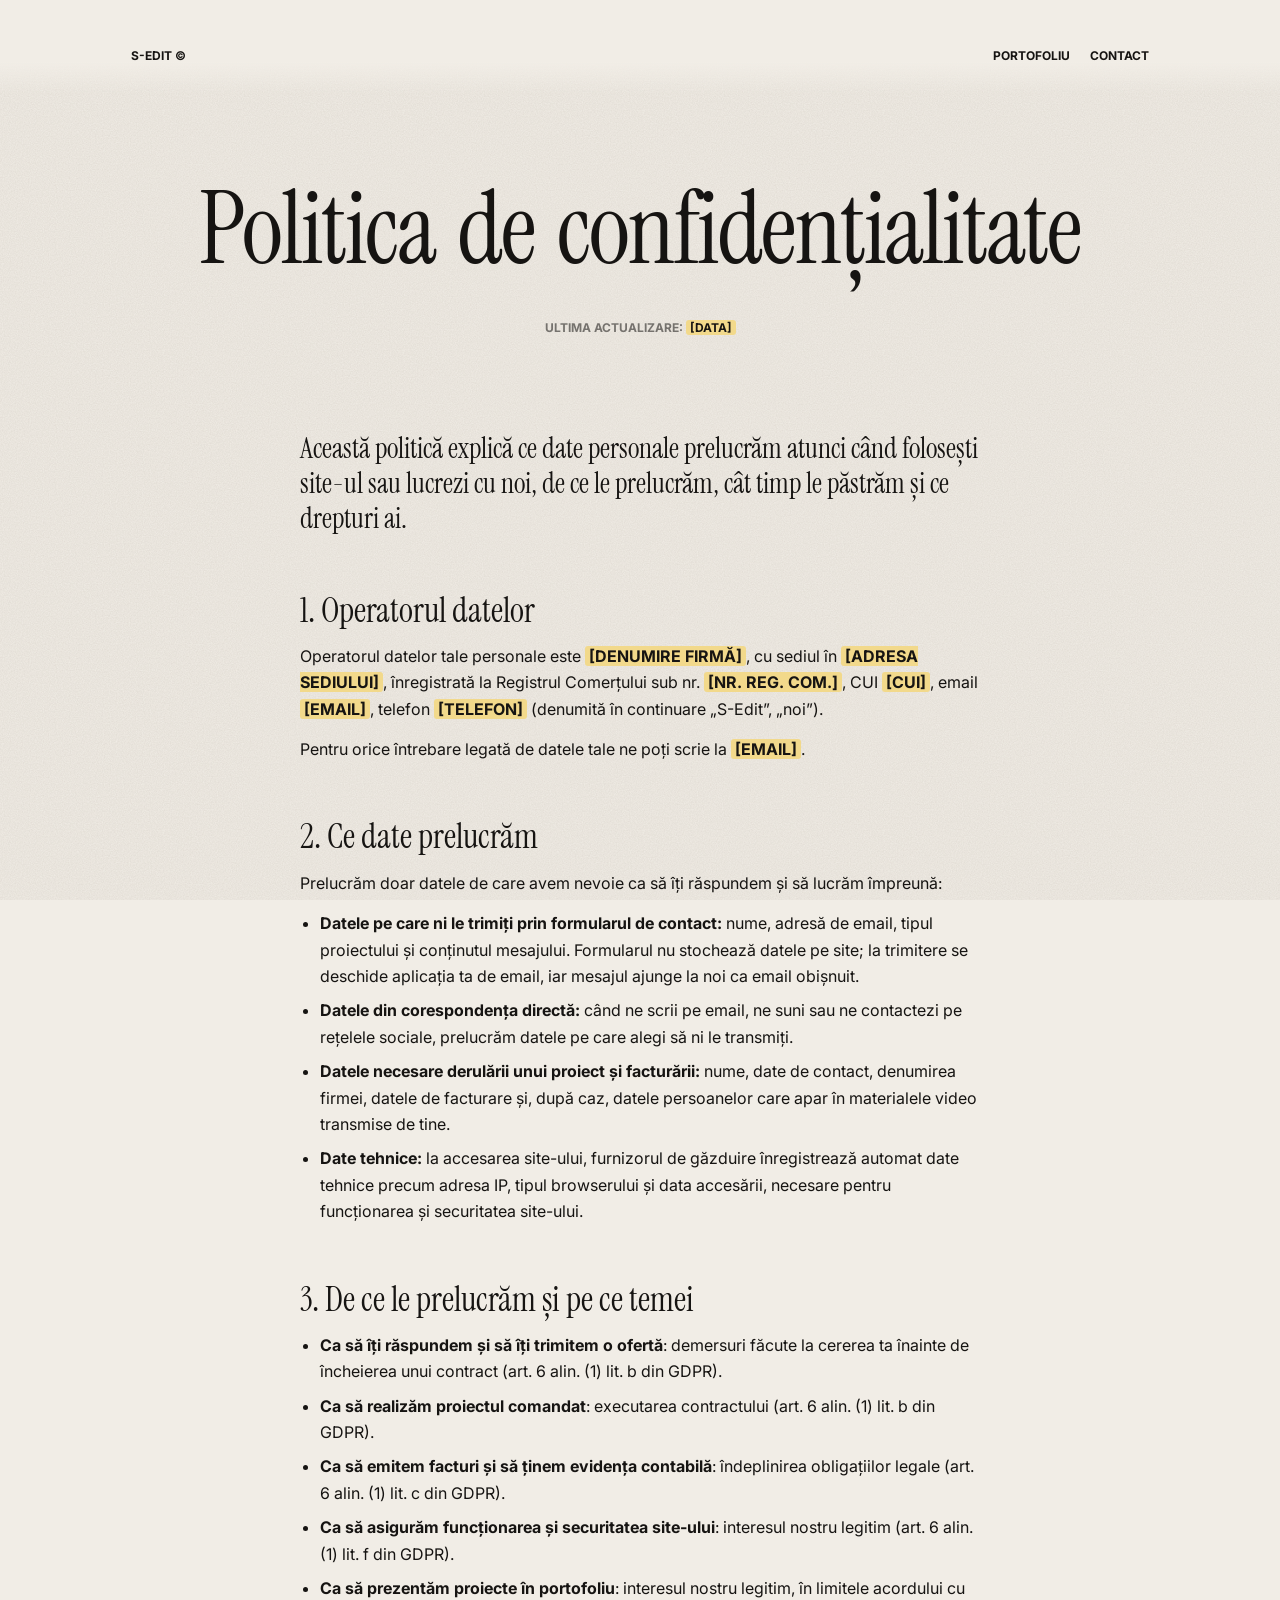
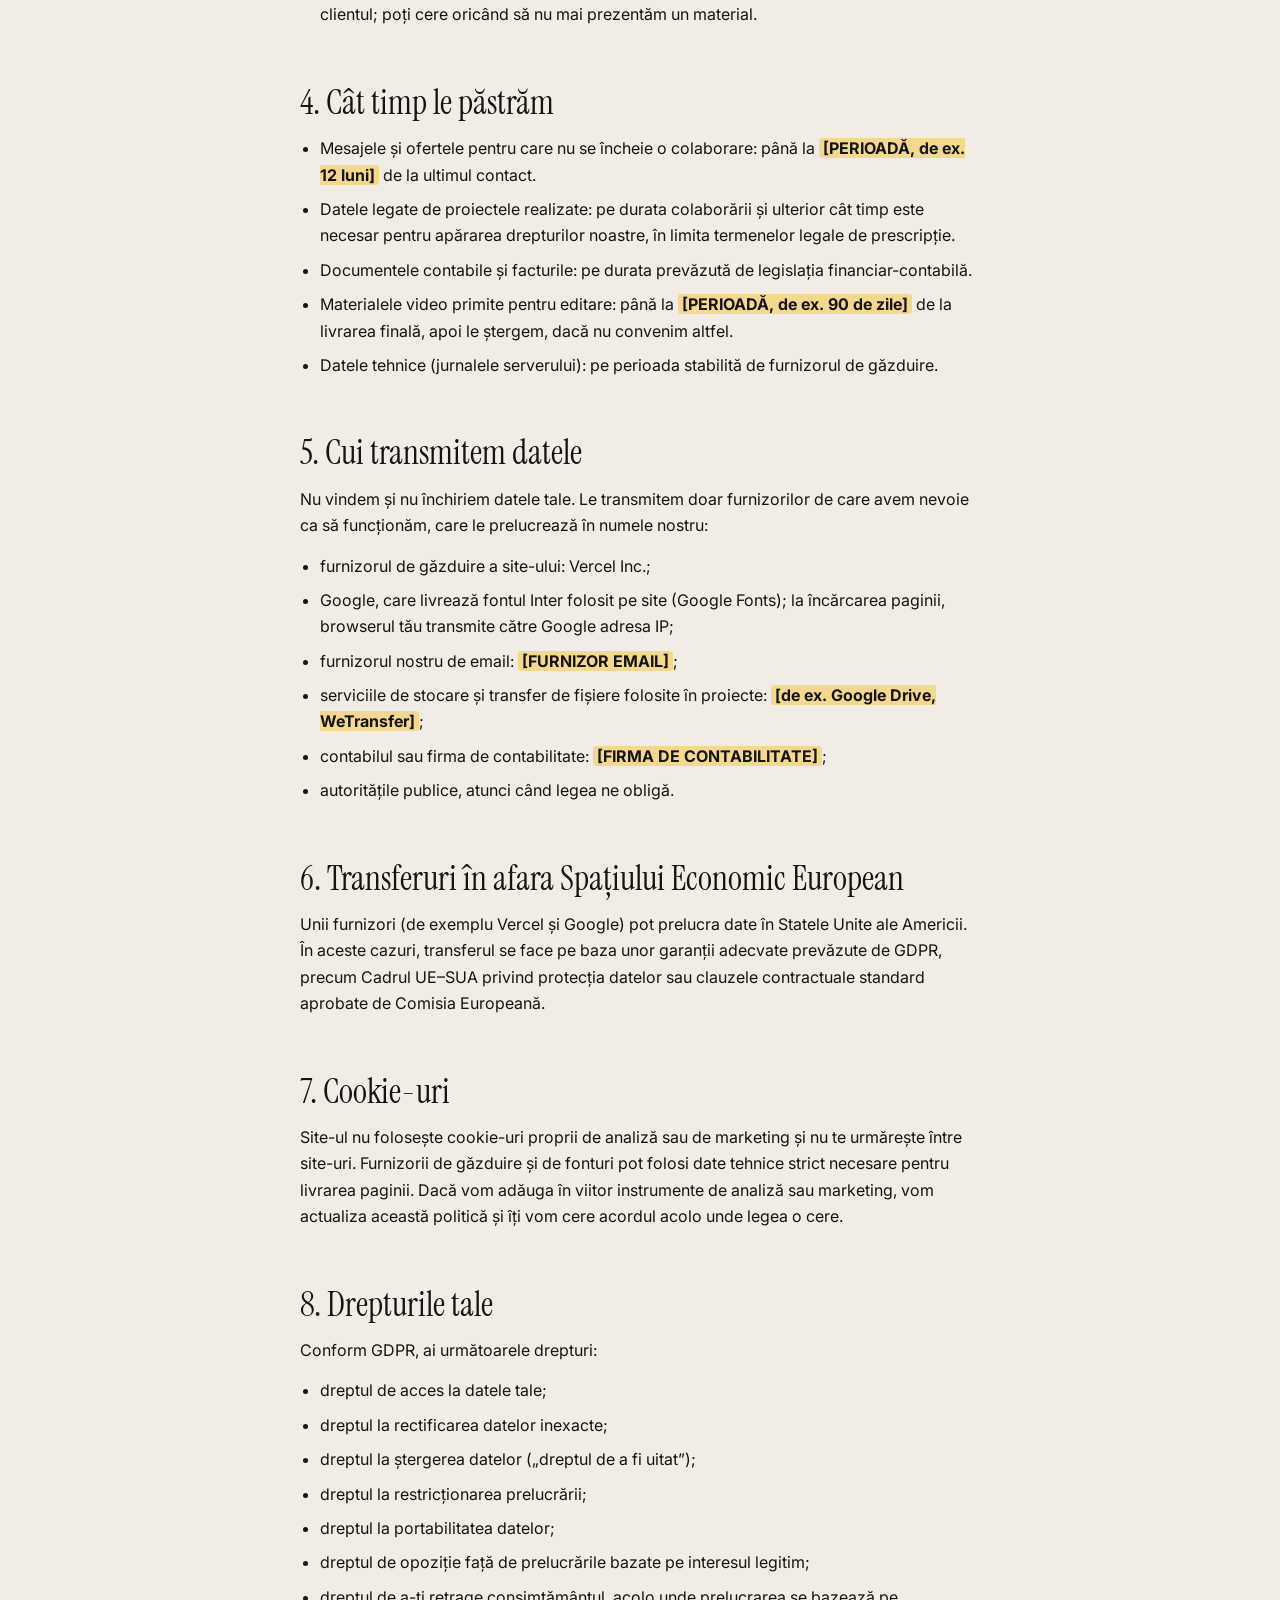
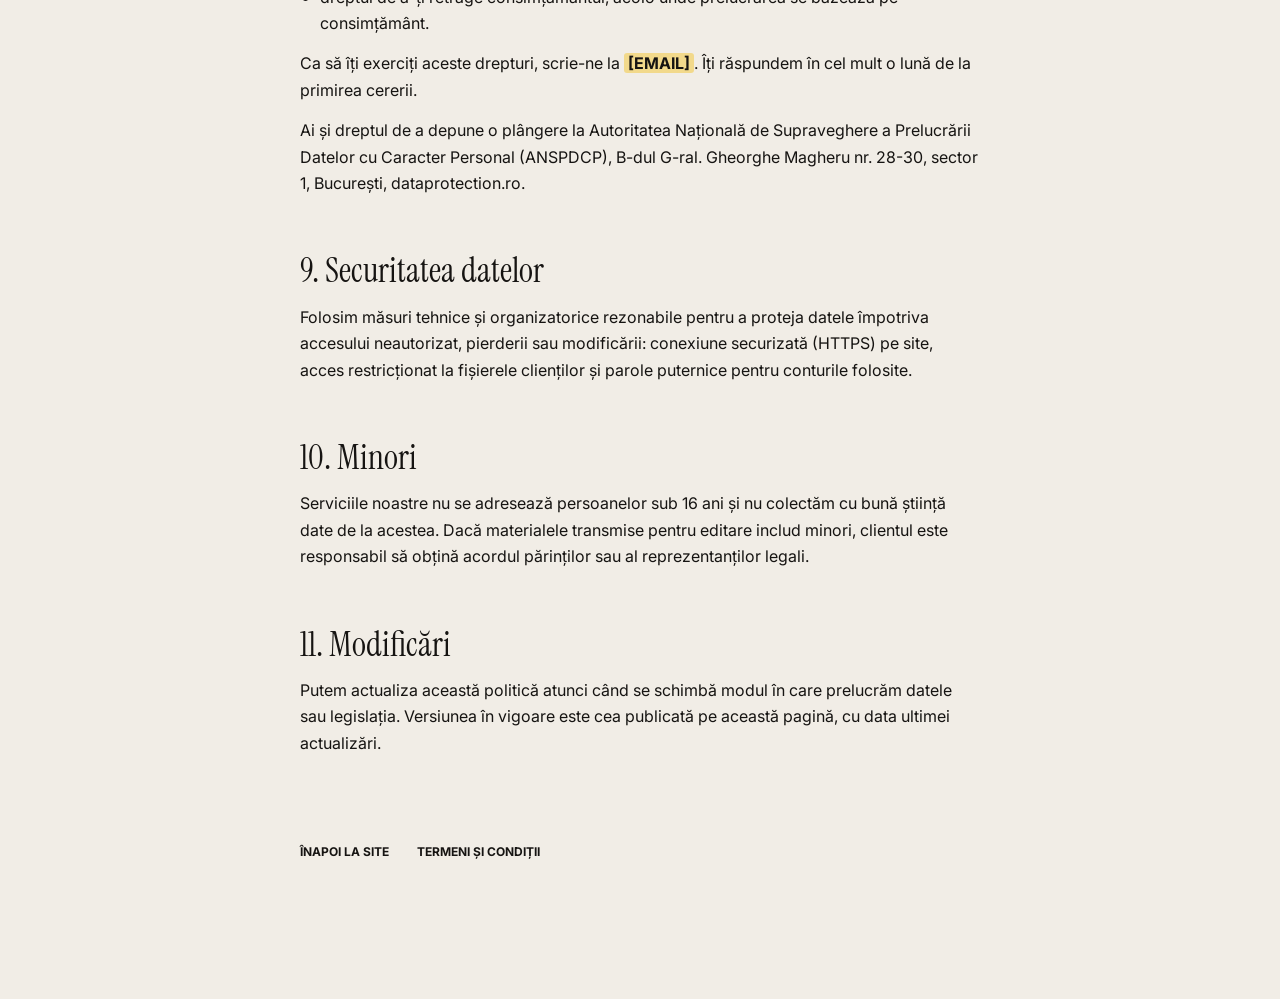
<file: confidentialitate.html>
<!doctype html>
<html lang="ro" class="no-js">
<head>
  <meta charset="utf-8">
  <meta name="viewport" content="width=device-width, initial-scale=1, viewport-fit=cover">
  <title>Politica de confidențialitate — S-EDIT ©</title>
  <meta name="theme-color" content="#f1ede6">
  <meta name="description" content="Cum prelucrează S-Edit datele personale și ce drepturi ai.">
  <link rel="canonical" href="https://s-edit.vercel.app/confidentialitate.html">
  <meta property="og:type" content="website">
  <meta property="og:site_name" content="S-EDIT ©">
  <meta property="og:locale" content="ro_RO">
  <meta property="og:url" content="https://s-edit.vercel.app/confidentialitate.html">
  <meta property="og:title" content="Politica de confidențialitate — S-EDIT ©">
  <meta property="og:description" content="Cum prelucrează S-Edit datele personale și ce drepturi ai.">
  <meta property="og:image" content="https://s-edit.vercel.app/assets/og.jpg">
  <meta property="og:image:type" content="image/jpeg">
  <meta property="og:image:width" content="1200">
  <meta property="og:image:height" content="630">
  <meta property="og:image:alt" content="S-EDIT, editare video">
  <meta name="twitter:card" content="summary_large_image">
  <meta name="twitter:title" content="Politica de confidențialitate — S-EDIT ©">
  <meta name="twitter:description" content="Cum prelucrează S-Edit datele personale și ce drepturi ai.">
  <meta name="twitter:image" content="https://s-edit.vercel.app/assets/og.jpg">
  <link rel="icon" href="favicon.ico" sizes="48x48">
  <link rel="icon" href="assets/icons/favicon-32.png" type="image/png" sizes="32x32">
  <link rel="icon" href="assets/icons/icon-192.png" type="image/png" sizes="192x192">
  <link rel="apple-touch-icon" href="assets/icons/apple-touch-icon.png">
  <link rel="preconnect" href="https://fonts.googleapis.com">
  <link rel="preconnect" href="https://fonts.gstatic.com" crossorigin>
  <link href="https://fonts.googleapis.com/css2?family=Inter:wght@400;700&display=swap" rel="stylesheet">
  <link rel="preload" href="assets/fonts/InstrumentSerif-Regular.ttf" as="font" type="font/ttf" crossorigin>
  <link rel="stylesheet" href="styles.css?v=26">
  <script>document.documentElement.className = "js";</script>
</head>
<body class="legal-page">
  <header class="site-header is-dark">
    <a class="brand link" href="/">S-EDIT ©</a>

    <nav class="nav" aria-label="Principal">
      <a class="link" href="/#portofoliu">PORTOFOLIU</a>
      <a class="link" href="/#contact">CONTACT</a>
    </nav>

    <button class="burger" type="button" aria-label="Deschide meniul" aria-expanded="false" aria-controls="menu">
      <span></span><span></span>
    </button>
  </header>

  <main class="legal" data-header="ink">
    <h1 class="legal__title split" data-reveal>
      <span class="word"><span>Politica</span></span>
      <span class="word"><span>de</span></span>
      <span class="word"><span>confidențialitate</span></span>
    </h1>
    <p class="legal__meta">Ultima actualizare: <mark class="ph">[DATA]</mark></p>

    <div class="legal__body">
      <p class="legal__lead">Această politică explică ce date personale prelucrăm atunci când folosești site-ul sau lucrezi cu noi, de ce le prelucrăm, cât timp le păstrăm și ce drepturi ai.</p>
      <section>
        <h2>1. Operatorul datelor</h2>
        <p>Operatorul datelor tale personale este <mark class="ph">[DENUMIRE FIRMĂ]</mark>, cu sediul în <mark class="ph">[ADRESA SEDIULUI]</mark>, înregistrată la Registrul Comerțului sub nr. <mark class="ph">[NR. REG. COM.]</mark>, CUI <mark class="ph">[CUI]</mark>, email <mark class="ph">[EMAIL]</mark>, telefon <mark class="ph">[TELEFON]</mark> (denumită în continuare „S-Edit”, „noi”).</p>
        <p>Pentru orice întrebare legată de datele tale ne poți scrie la <mark class="ph">[EMAIL]</mark>.</p>
      </section>

      <section>
        <h2>2. Ce date prelucrăm</h2>
        <p>Prelucrăm doar datele de care avem nevoie ca să îți răspundem și să lucrăm împreună:</p>
        <ul>
          <li><strong>Datele pe care ni le trimiți prin formularul de contact:</strong> nume, adresă de email, tipul proiectului și conținutul mesajului. Formularul nu stochează datele pe site; la trimitere se deschide aplicația ta de email, iar mesajul ajunge la noi ca email obișnuit.</li>
          <li><strong>Datele din corespondența directă:</strong> când ne scrii pe email, ne suni sau ne contactezi pe rețelele sociale, prelucrăm datele pe care alegi să ni le transmiți.</li>
          <li><strong>Datele necesare derulării unui proiect și facturării:</strong> nume, date de contact, denumirea firmei, datele de facturare și, după caz, datele persoanelor care apar în materialele video transmise de tine.</li>
          <li><strong>Date tehnice:</strong> la accesarea site-ului, furnizorul de găzduire înregistrează automat date tehnice precum adresa IP, tipul browserului și data accesării, necesare pentru funcționarea și securitatea site-ului.</li>
        </ul>
      </section>

      <section>
        <h2>3. De ce le prelucrăm și pe ce temei</h2>
        <ul>
          <li><strong>Ca să îți răspundem și să îți trimitem o ofertă</strong>: demersuri făcute la cererea ta înainte de încheierea unui contract (art. 6 alin. (1) lit. b din GDPR).</li>
          <li><strong>Ca să realizăm proiectul comandat</strong>: executarea contractului (art. 6 alin. (1) lit. b din GDPR).</li>
          <li><strong>Ca să emitem facturi și să ținem evidența contabilă</strong>: îndeplinirea obligațiilor legale (art. 6 alin. (1) lit. c din GDPR).</li>
          <li><strong>Ca să asigurăm funcționarea și securitatea site-ului</strong>: interesul nostru legitim (art. 6 alin. (1) lit. f din GDPR).</li>
          <li><strong>Ca să prezentăm proiecte în portofoliu</strong>: interesul nostru legitim, în limitele acordului cu clientul; poți cere oricând să nu mai prezentăm un material.</li>
        </ul>
      </section>

      <section>
        <h2>4. Cât timp le păstrăm</h2>
        <ul>
          <li>Mesajele și ofertele pentru care nu se încheie o colaborare: până la <mark class="ph">[PERIOADĂ, de ex. 12 luni]</mark> de la ultimul contact.</li>
          <li>Datele legate de proiectele realizate: pe durata colaborării și ulterior cât timp este necesar pentru apărarea drepturilor noastre, în limita termenelor legale de prescripție.</li>
          <li>Documentele contabile și facturile: pe durata prevăzută de legislația financiar-contabilă.</li>
          <li>Materialele video primite pentru editare: până la <mark class="ph">[PERIOADĂ, de ex. 90 de zile]</mark> de la livrarea finală, apoi le ștergem, dacă nu convenim altfel.</li>
          <li>Datele tehnice (jurnalele serverului): pe perioada stabilită de furnizorul de găzduire.</li>
        </ul>
      </section>

      <section>
        <h2>5. Cui transmitem datele</h2>
        <p>Nu vindem și nu închiriem datele tale. Le transmitem doar furnizorilor de care avem nevoie ca să funcționăm, care le prelucrează în numele nostru:</p>
        <ul>
          <li>furnizorul de găzduire a site-ului: Vercel Inc.;</li>
          <li>Google, care livrează fontul Inter folosit pe site (Google Fonts); la încărcarea paginii, browserul tău transmite către Google adresa IP;</li>
          <li>furnizorul nostru de email: <mark class="ph">[FURNIZOR EMAIL]</mark>;</li>
          <li>serviciile de stocare și transfer de fișiere folosite în proiecte: <mark class="ph">[de ex. Google Drive, WeTransfer]</mark>;</li>
          <li>contabilul sau firma de contabilitate: <mark class="ph">[FIRMA DE CONTABILITATE]</mark>;</li>
          <li>autoritățile publice, atunci când legea ne obligă.</li>
        </ul>
      </section>

      <section>
        <h2>6. Transferuri în afara Spațiului Economic European</h2>
        <p>Unii furnizori (de exemplu Vercel și Google) pot prelucra date în Statele Unite ale Americii. În aceste cazuri, transferul se face pe baza unor garanții adecvate prevăzute de GDPR, precum Cadrul UE–SUA privind protecția datelor sau clauzele contractuale standard aprobate de Comisia Europeană.</p>
      </section>

      <section>
        <h2>7. Cookie-uri</h2>
        <p>Site-ul nu folosește cookie-uri proprii de analiză sau de marketing și nu te urmărește între site-uri. Furnizorii de găzduire și de fonturi pot folosi date tehnice strict necesare pentru livrarea paginii. Dacă vom adăuga în viitor instrumente de analiză sau marketing, vom actualiza această politică și îți vom cere acordul acolo unde legea o cere.</p>
      </section>

      <section>
        <h2>8. Drepturile tale</h2>
        <p>Conform GDPR, ai următoarele drepturi:</p>
        <ul>
          <li>dreptul de acces la datele tale;</li>
          <li>dreptul la rectificarea datelor inexacte;</li>
          <li>dreptul la ștergerea datelor („dreptul de a fi uitat”);</li>
          <li>dreptul la restricționarea prelucrării;</li>
          <li>dreptul la portabilitatea datelor;</li>
          <li>dreptul de opoziție față de prelucrările bazate pe interesul legitim;</li>
          <li>dreptul de a-ți retrage consimțământul, acolo unde prelucrarea se bazează pe consimțământ.</li>
        </ul>
        <p>Ca să îți exerciți aceste drepturi, scrie-ne la <mark class="ph">[EMAIL]</mark>. Îți răspundem în cel mult o lună de la primirea cererii.</p>
        <p>Ai și dreptul de a depune o plângere la Autoritatea Națională de Supraveghere a Prelucrării Datelor cu Caracter Personal (ANSPDCP), B-dul G-ral. Gheorghe Magheru nr. 28-30, sector 1, București, <a class="link" href="https://www.dataprotection.ro" target="_blank" rel="noopener">dataprotection.ro</a>.</p>
      </section>

      <section>
        <h2>9. Securitatea datelor</h2>
        <p>Folosim măsuri tehnice și organizatorice rezonabile pentru a proteja datele împotriva accesului neautorizat, pierderii sau modificării: conexiune securizată (HTTPS) pe site, acces restricționat la fișierele clienților și parole puternice pentru conturile folosite.</p>
      </section>

      <section>
        <h2>10. Minori</h2>
        <p>Serviciile noastre nu se adresează persoanelor sub 16 ani și nu colectăm cu bună știință date de la acestea. Dacă materialele transmise pentru editare includ minori, clientul este responsabil să obțină acordul părinților sau al reprezentanților legali.</p>
      </section>

      <section>
        <h2>11. Modificări</h2>
        <p>Putem actualiza această politică atunci când se schimbă modul în care prelucrăm datele sau legislația. Versiunea în vigoare este cea publicată pe această pagină, cu data ultimei actualizări.</p>
      </section>
    </div>

    <nav class="legal__nav" aria-label="Pagini legale">
      <a class="link" href="/">Înapoi la site</a>
      <a class="link" href="termeni.html">Termeni și condiții</a>
    </nav>
  </main>

  <div class="menu" id="menu" aria-hidden="true" inert>
    <nav class="menu__links" aria-label="Meniu mobil">
      <a href="/#portofoliu" style="--i: 0"><span>PORTOFOLIU</span></a>
      <a href="/#contact" style="--i: 1"><span>CONTACT</span></a>
      <a href="https://www.instagram.com/" target="_blank" rel="noopener" style="--i: 2"><span>INSTAGRAM</span></a>
      <a href="mailto:hello@s-edit.ro" style="--i: 3"><span>EMAIL ME</span></a>
    </nav>
  </div>

  <script src="main.js?v=26" defer></script>
</body>
</html>
</file>
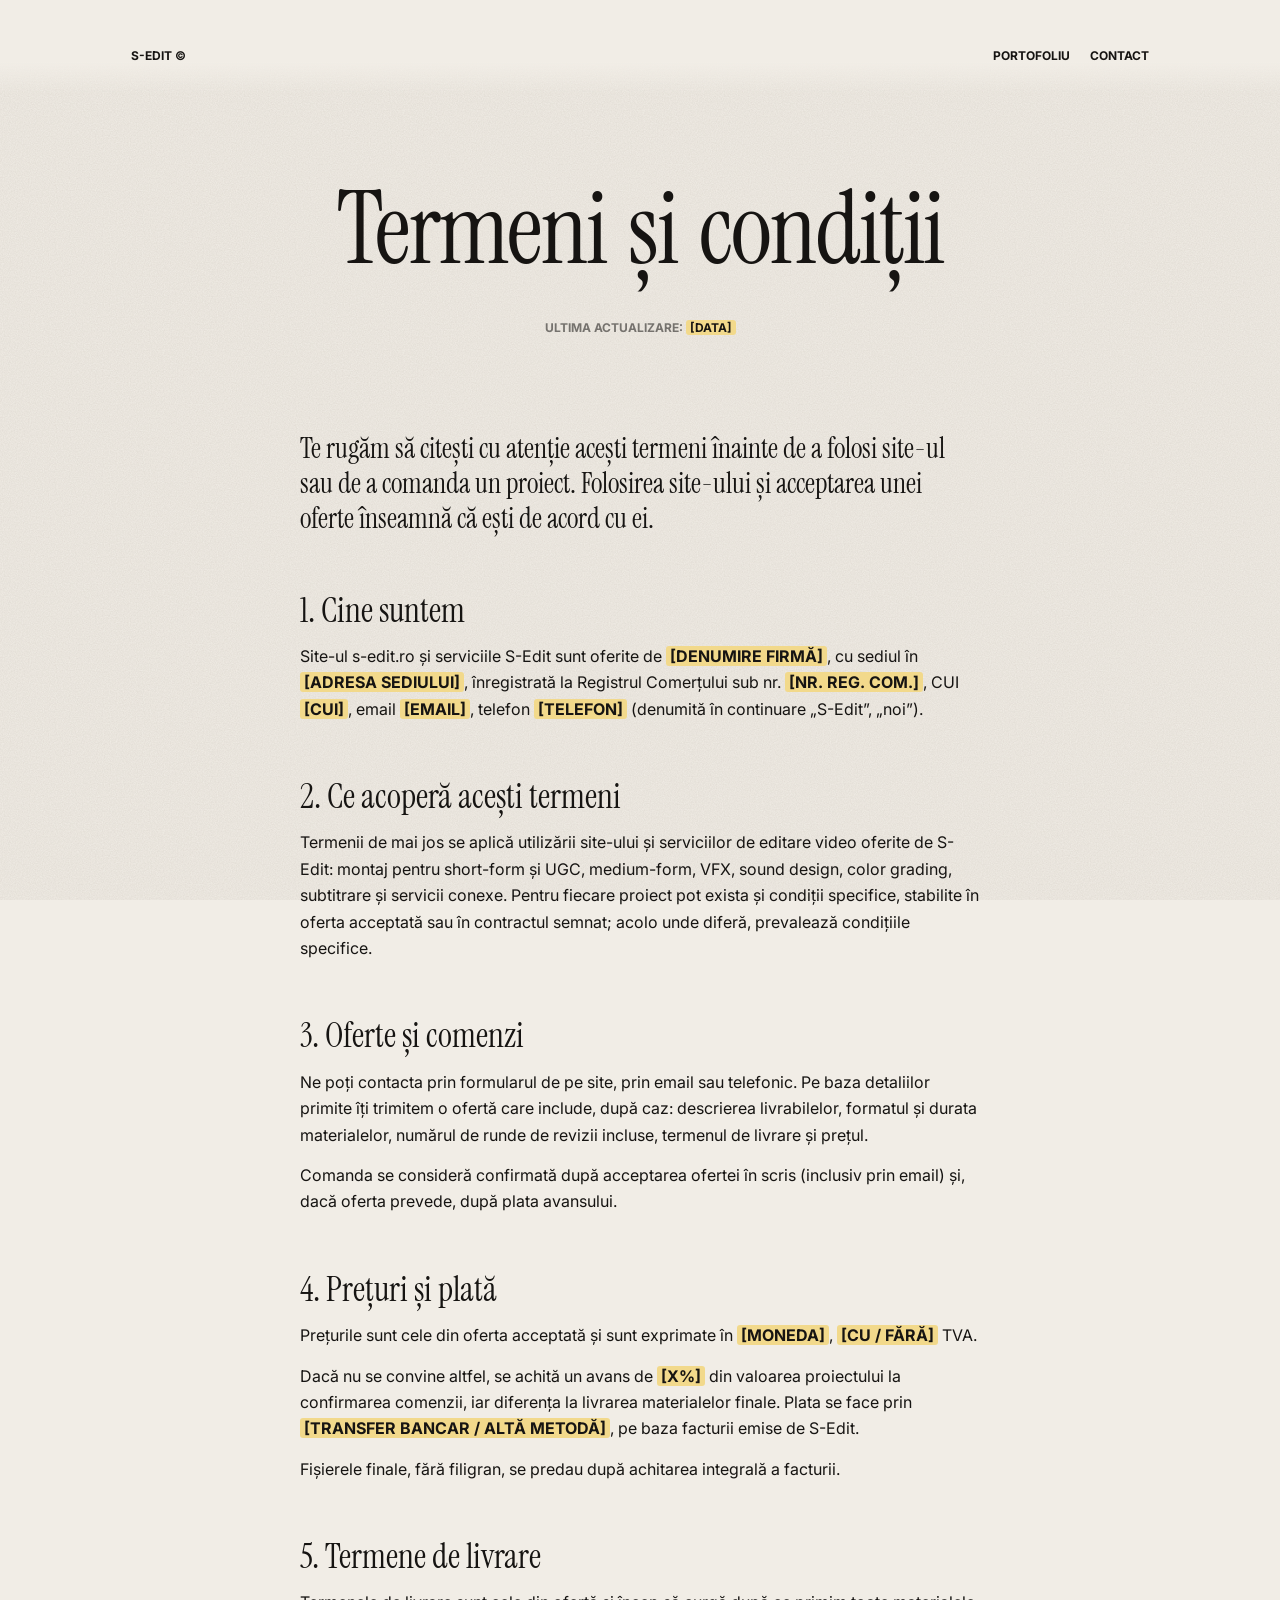
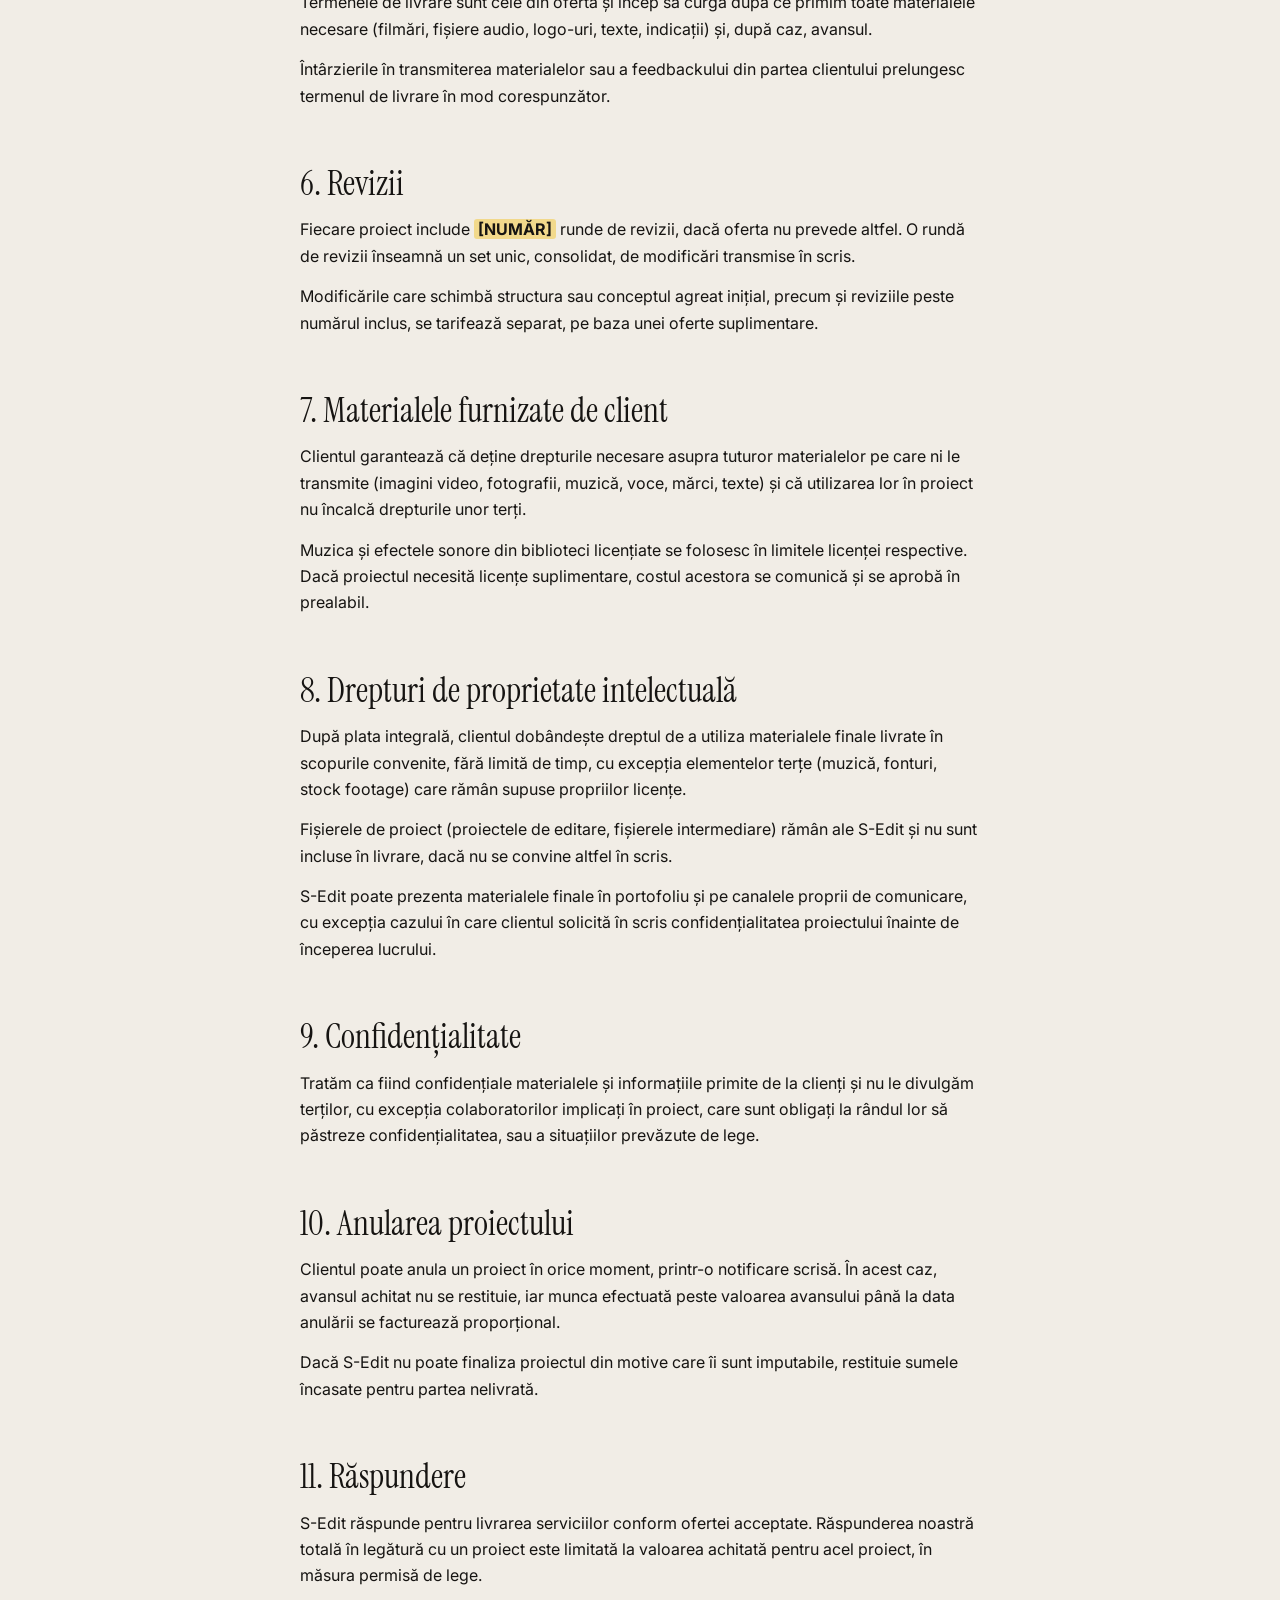
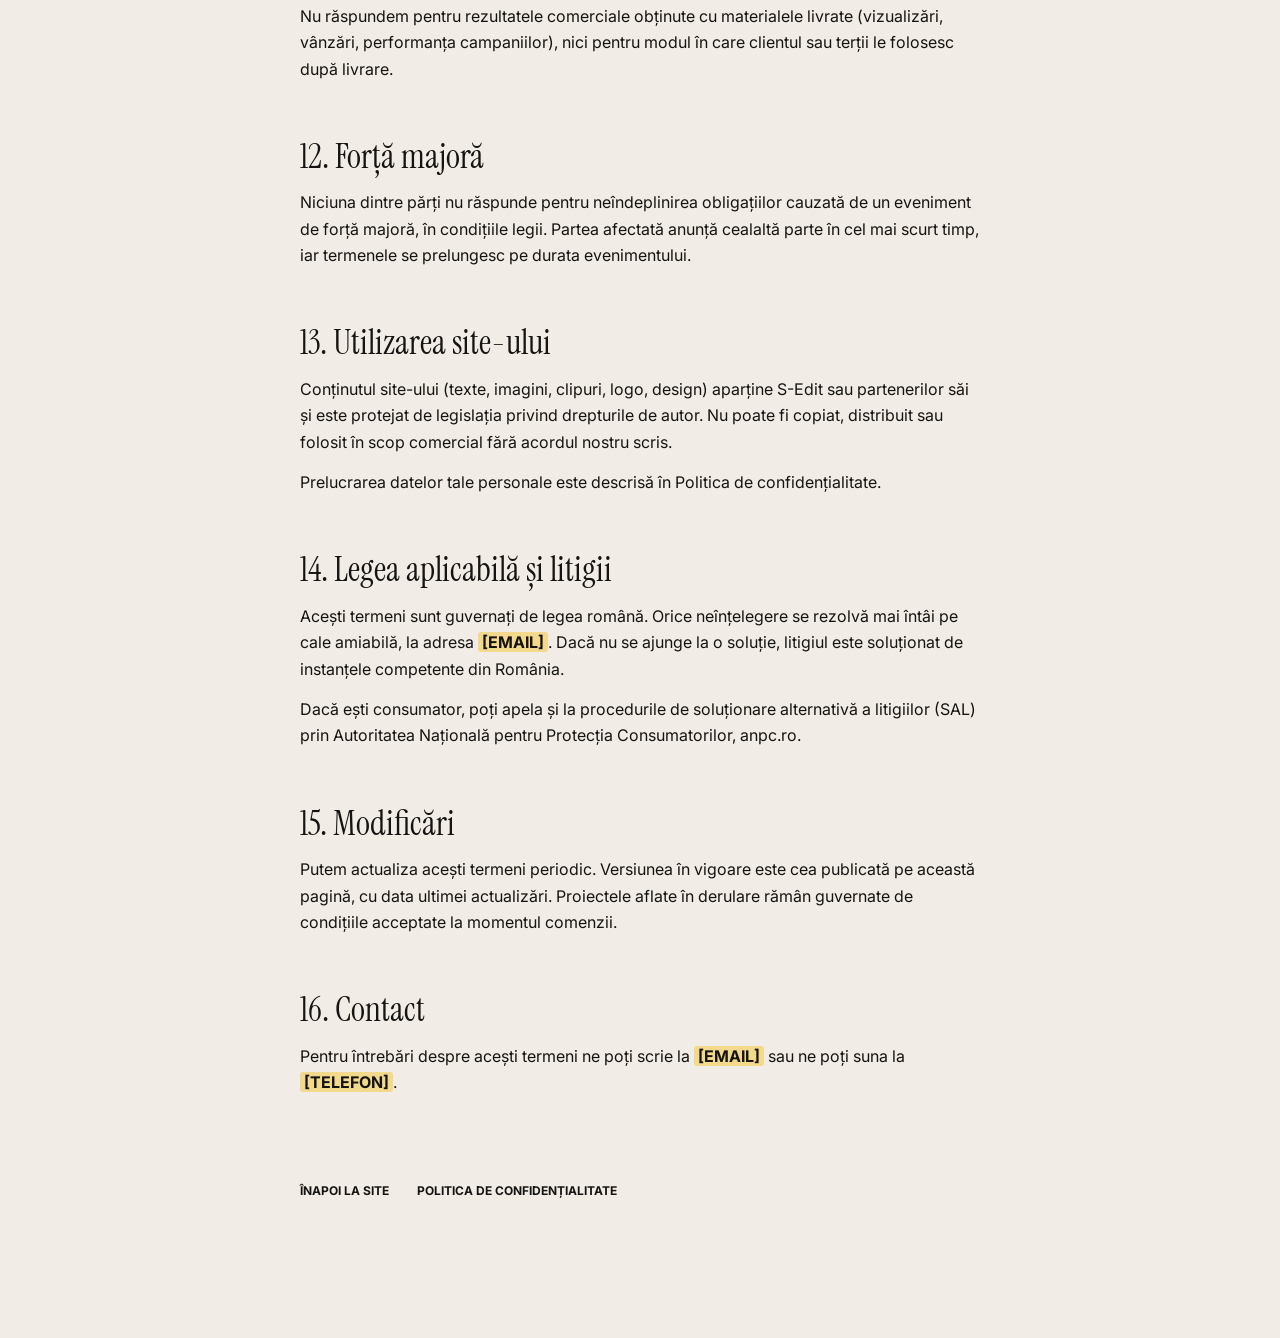
<file: termeni.html>
<!doctype html>
<html lang="ro" class="no-js">
<head>
  <meta charset="utf-8">
  <meta name="viewport" content="width=device-width, initial-scale=1, viewport-fit=cover">
  <title>Termeni și condiții — S-EDIT ©</title>
  <meta name="theme-color" content="#f1ede6">
  <meta name="description" content="Termenii și condițiile de utilizare a site-ului și a serviciilor de editare video S-Edit.">
  <link rel="canonical" href="https://s-edit.vercel.app/termeni.html">
  <meta property="og:type" content="website">
  <meta property="og:site_name" content="S-EDIT ©">
  <meta property="og:locale" content="ro_RO">
  <meta property="og:url" content="https://s-edit.vercel.app/termeni.html">
  <meta property="og:title" content="Termeni și condiții — S-EDIT ©">
  <meta property="og:description" content="Termenii și condițiile de utilizare a site-ului și a serviciilor de editare video S-Edit.">
  <meta property="og:image" content="https://s-edit.vercel.app/assets/og.jpg">
  <meta property="og:image:type" content="image/jpeg">
  <meta property="og:image:width" content="1200">
  <meta property="og:image:height" content="630">
  <meta property="og:image:alt" content="S-EDIT, editare video">
  <meta name="twitter:card" content="summary_large_image">
  <meta name="twitter:title" content="Termeni și condiții — S-EDIT ©">
  <meta name="twitter:description" content="Termenii și condițiile de utilizare a site-ului și a serviciilor de editare video S-Edit.">
  <meta name="twitter:image" content="https://s-edit.vercel.app/assets/og.jpg">
  <link rel="icon" href="favicon.ico" sizes="48x48">
  <link rel="icon" href="assets/icons/favicon-32.png" type="image/png" sizes="32x32">
  <link rel="icon" href="assets/icons/icon-192.png" type="image/png" sizes="192x192">
  <link rel="apple-touch-icon" href="assets/icons/apple-touch-icon.png">
  <link rel="preconnect" href="https://fonts.googleapis.com">
  <link rel="preconnect" href="https://fonts.gstatic.com" crossorigin>
  <link href="https://fonts.googleapis.com/css2?family=Inter:wght@400;700&display=swap" rel="stylesheet">
  <link rel="preload" href="assets/fonts/InstrumentSerif-Regular.ttf" as="font" type="font/ttf" crossorigin>
  <link rel="stylesheet" href="styles.css?v=26">
  <script>document.documentElement.className = "js";</script>
</head>
<body class="legal-page">
  <header class="site-header is-dark">
    <a class="brand link" href="/">S-EDIT ©</a>

    <nav class="nav" aria-label="Principal">
      <a class="link" href="/#portofoliu">PORTOFOLIU</a>
      <a class="link" href="/#contact">CONTACT</a>
    </nav>

    <button class="burger" type="button" aria-label="Deschide meniul" aria-expanded="false" aria-controls="menu">
      <span></span><span></span>
    </button>
  </header>

  <main class="legal" data-header="ink">
    <h1 class="legal__title split" data-reveal>
      <span class="word"><span>Termeni</span></span>
      <span class="word"><span>și</span></span>
      <span class="word"><span>condiții</span></span>
    </h1>
    <p class="legal__meta">Ultima actualizare: <mark class="ph">[DATA]</mark></p>

    <div class="legal__body">
      <p class="legal__lead">Te rugăm să citești cu atenție acești termeni înainte de a folosi site-ul sau de a comanda un proiect. Folosirea site-ului și acceptarea unei oferte înseamnă că ești de acord cu ei.</p>
      <section>
        <h2>1. Cine suntem</h2>
        <p>Site-ul s-edit.ro și serviciile S-Edit sunt oferite de <mark class="ph">[DENUMIRE FIRMĂ]</mark>, cu sediul în <mark class="ph">[ADRESA SEDIULUI]</mark>, înregistrată la Registrul Comerțului sub nr. <mark class="ph">[NR. REG. COM.]</mark>, CUI <mark class="ph">[CUI]</mark>, email <mark class="ph">[EMAIL]</mark>, telefon <mark class="ph">[TELEFON]</mark> (denumită în continuare „S-Edit”, „noi”).</p>
      </section>

      <section>
        <h2>2. Ce acoperă acești termeni</h2>
        <p>Termenii de mai jos se aplică utilizării site-ului și serviciilor de editare video oferite de S-Edit: montaj pentru short-form și UGC, medium-form, VFX, sound design, color grading, subtitrare și servicii conexe. Pentru fiecare proiect pot exista și condiții specifice, stabilite în oferta acceptată sau în contractul semnat; acolo unde diferă, prevalează condițiile specifice.</p>
      </section>

      <section>
        <h2>3. Oferte și comenzi</h2>
        <p>Ne poți contacta prin formularul de pe site, prin email sau telefonic. Pe baza detaliilor primite îți trimitem o ofertă care include, după caz: descrierea livrabilelor, formatul și durata materialelor, numărul de runde de revizii incluse, termenul de livrare și prețul.</p>
        <p>Comanda se consideră confirmată după acceptarea ofertei în scris (inclusiv prin email) și, dacă oferta prevede, după plata avansului.</p>
      </section>

      <section>
        <h2>4. Prețuri și plată</h2>
        <p>Prețurile sunt cele din oferta acceptată și sunt exprimate în <mark class="ph">[MONEDA]</mark>, <mark class="ph">[CU / FĂRĂ]</mark> TVA.</p>
        <p>Dacă nu se convine altfel, se achită un avans de <mark class="ph">[X%]</mark> din valoarea proiectului la confirmarea comenzii, iar diferența la livrarea materialelor finale. Plata se face prin <mark class="ph">[TRANSFER BANCAR / ALTĂ METODĂ]</mark>, pe baza facturii emise de S-Edit.</p>
        <p>Fișierele finale, fără filigran, se predau după achitarea integrală a facturii.</p>
      </section>

      <section>
        <h2>5. Termene de livrare</h2>
        <p>Termenele de livrare sunt cele din ofertă și încep să curgă după ce primim toate materialele necesare (filmări, fișiere audio, logo-uri, texte, indicații) și, după caz, avansul.</p>
        <p>Întârzierile în transmiterea materialelor sau a feedbackului din partea clientului prelungesc termenul de livrare în mod corespunzător.</p>
      </section>

      <section>
        <h2>6. Revizii</h2>
        <p>Fiecare proiect include <mark class="ph">[NUMĂR]</mark> runde de revizii, dacă oferta nu prevede altfel. O rundă de revizii înseamnă un set unic, consolidat, de modificări transmise în scris.</p>
        <p>Modificările care schimbă structura sau conceptul agreat inițial, precum și reviziile peste numărul inclus, se tarifează separat, pe baza unei oferte suplimentare.</p>
      </section>

      <section>
        <h2>7. Materialele furnizate de client</h2>
        <p>Clientul garantează că deține drepturile necesare asupra tuturor materialelor pe care ni le transmite (imagini video, fotografii, muzică, voce, mărci, texte) și că utilizarea lor în proiect nu încalcă drepturile unor terți.</p>
        <p>Muzica și efectele sonore din biblioteci licențiate se folosesc în limitele licenței respective. Dacă proiectul necesită licențe suplimentare, costul acestora se comunică și se aprobă în prealabil.</p>
      </section>

      <section>
        <h2>8. Drepturi de proprietate intelectuală</h2>
        <p>După plata integrală, clientul dobândește dreptul de a utiliza materialele finale livrate în scopurile convenite, fără limită de timp, cu excepția elementelor terțe (muzică, fonturi, stock footage) care rămân supuse propriilor licențe.</p>
        <p>Fișierele de proiect (proiectele de editare, fișierele intermediare) rămân ale S-Edit și nu sunt incluse în livrare, dacă nu se convine altfel în scris.</p>
        <p>S-Edit poate prezenta materialele finale în portofoliu și pe canalele proprii de comunicare, cu excepția cazului în care clientul solicită în scris confidențialitatea proiectului înainte de începerea lucrului.</p>
      </section>

      <section>
        <h2>9. Confidențialitate</h2>
        <p>Tratăm ca fiind confidențiale materialele și informațiile primite de la clienți și nu le divulgăm terților, cu excepția colaboratorilor implicați în proiect, care sunt obligați la rândul lor să păstreze confidențialitatea, sau a situațiilor prevăzute de lege.</p>
      </section>

      <section>
        <h2>10. Anularea proiectului</h2>
        <p>Clientul poate anula un proiect în orice moment, printr-o notificare scrisă. În acest caz, avansul achitat nu se restituie, iar munca efectuată peste valoarea avansului până la data anulării se facturează proporțional.</p>
        <p>Dacă S-Edit nu poate finaliza proiectul din motive care îi sunt imputabile, restituie sumele încasate pentru partea nelivrată.</p>
      </section>

      <section>
        <h2>11. Răspundere</h2>
        <p>S-Edit răspunde pentru livrarea serviciilor conform ofertei acceptate. Răspunderea noastră totală în legătură cu un proiect este limitată la valoarea achitată pentru acel proiect, în măsura permisă de lege.</p>
        <p>Nu răspundem pentru rezultatele comerciale obținute cu materialele livrate (vizualizări, vânzări, performanța campaniilor), nici pentru modul în care clientul sau terții le folosesc după livrare.</p>
      </section>

      <section>
        <h2>12. Forță majoră</h2>
        <p>Niciuna dintre părți nu răspunde pentru neîndeplinirea obligațiilor cauzată de un eveniment de forță majoră, în condițiile legii. Partea afectată anunță cealaltă parte în cel mai scurt timp, iar termenele se prelungesc pe durata evenimentului.</p>
      </section>

      <section>
        <h2>13. Utilizarea site-ului</h2>
        <p>Conținutul site-ului (texte, imagini, clipuri, logo, design) aparține S-Edit sau partenerilor săi și este protejat de legislația privind drepturile de autor. Nu poate fi copiat, distribuit sau folosit în scop comercial fără acordul nostru scris.</p>
        <p>Prelucrarea datelor tale personale este descrisă în <a class="link" href="confidentialitate.html">Politica de confidențialitate</a>.</p>
      </section>

      <section>
        <h2>14. Legea aplicabilă și litigii</h2>
        <p>Acești termeni sunt guvernați de legea română. Orice neînțelegere se rezolvă mai întâi pe cale amiabilă, la adresa <mark class="ph">[EMAIL]</mark>. Dacă nu se ajunge la o soluție, litigiul este soluționat de instanțele competente din România.</p>
        <p>Dacă ești consumator, poți apela și la procedurile de soluționare alternativă a litigiilor (SAL) prin Autoritatea Națională pentru Protecția Consumatorilor, <a class="link" href="https://anpc.ro" target="_blank" rel="noopener">anpc.ro</a>.</p>
      </section>

      <section>
        <h2>15. Modificări</h2>
        <p>Putem actualiza acești termeni periodic. Versiunea în vigoare este cea publicată pe această pagină, cu data ultimei actualizări. Proiectele aflate în derulare rămân guvernate de condițiile acceptate la momentul comenzii.</p>
      </section>

      <section>
        <h2>16. Contact</h2>
        <p>Pentru întrebări despre acești termeni ne poți scrie la <mark class="ph">[EMAIL]</mark> sau ne poți suna la <mark class="ph">[TELEFON]</mark>.</p>
      </section>
    </div>

    <nav class="legal__nav" aria-label="Pagini legale">
      <a class="link" href="/">Înapoi la site</a>
      <a class="link" href="confidentialitate.html">Politica de confidențialitate</a>
    </nav>
  </main>

  <div class="menu" id="menu" aria-hidden="true" inert>
    <nav class="menu__links" aria-label="Meniu mobil">
      <a href="/#portofoliu" style="--i: 0"><span>PORTOFOLIU</span></a>
      <a href="/#contact" style="--i: 1"><span>CONTACT</span></a>
      <a href="https://www.instagram.com/" target="_blank" rel="noopener" style="--i: 2"><span>INSTAGRAM</span></a>
      <a href="mailto:hello@s-edit.ro" style="--i: 3"><span>EMAIL ME</span></a>
    </nav>
  </div>

  <script src="main.js?v=26" defer></script>
</body>
</html>
</file>
<file: styles.css>
/* Instrument Serif is self-hosted so the serif never falls back. */
@font-face {
  font-family: "Instrument Serif";
  src: url("assets/fonts/InstrumentSerif-Regular.ttf") format("truetype");
  font-weight: 400;
  font-style: normal;
  font-display: swap;
}

@font-face {
  font-family: "Instrument Serif";
  src: url("assets/fonts/InstrumentSerif-Italic.ttf") format("truetype");
  font-weight: 400;
  font-style: italic;
  font-display: swap;
}

:root {
  --bg: #0c0c0c;
  --fg: #ffffff;
  /* 48px top/bottom; 147px sides at 1440px, scaling with viewport width */
  --pad-y: 48px;
  --pad-x: calc(147 / 1440 * 100vw);
  --nav-gap: 20px;
  --logo-w: calc(672 / 1440 * 100vw);
  --ease: cubic-bezier(0.76, 0, 0.24, 1);
  --ease-out: cubic-bezier(0.16, 1, 0.3, 1);
  --cream: #f1ede6;
  --ink: #161412;
}

*,
*::before,
*::after { box-sizing: border-box; }

html { scroll-behavior: smooth; }

body { margin: 0; }

body {
  background: var(--bg);
  color: var(--fg);
  font-family: "Inter", system-ui, -apple-system, "Helvetica Neue", Arial, sans-serif;
  font-weight: 700;
  font-size: 12px;
  line-height: 1.25;
  text-transform: uppercase;
  -webkit-font-smoothing: antialiased;
}

/* No scrolling while the preloader or the mobile menu is up. */
.js:not(.is-loaded),
.js:not(.is-loaded) body,
body.menu-open { overflow: hidden; }

a { color: inherit; text-decoration: none; }

/* ---------- Background video ---------- */

.bg {
  position: fixed;
  inset: 0;
  overflow: hidden;
  pointer-events: none;
  z-index: -1;
}

.bg__video {
  position: absolute;
  inset: 0;
  width: 100%;
  height: 100%;
  object-fit: cover;
}

/* The video itself must stay visible: mobile browsers refuse to autoplay
   a video with opacity 0. Fade a solid cover off it instead. */
.bg::after {
  content: "";
  position: absolute;
  inset: 0;
  background: var(--bg);
  transition: opacity 1.2s ease;
}

.bg.is-playing::after { opacity: 0; }

.bg__shade {
  position: absolute;
  inset: 0;
  background: rgba(0, 0, 0, 0.35);
}

/* ---------- Hero layout ---------- */

/* Fixed header: white over the hero, ink once the cream section
   reaches it (JS toggles .is-dark). */
.site-header {
  position: fixed;
  top: 0;
  left: 0;
  right: 0;
  z-index: 5;
  padding: var(--pad-y) var(--pad-x) 0;
  display: flex;
  justify-content: space-between;
  align-items: center;
  color: var(--fg);
  pointer-events: none;
  transition: color 0.4s ease, opacity 0.4s ease;
}

.site-header.is-dark { color: var(--ink); }

/* The footer carries its own links, so the header steps aside there. */
.site-header.is-away {
  opacity: 0 !important;
  pointer-events: none;
}

.site-header.is-away > * { pointer-events: none; }
.menu-open .site-header { color: var(--fg); }

.site-header > * { pointer-events: auto; }

/* The hero stays pinned while the about section slides up over it. */
.hero {
  position: sticky;
  top: 0;
  height: 100vh;
  height: 100svh;
  padding: calc(var(--pad-y) + 15px) var(--pad-x) var(--pad-y);
  display: grid;
  grid-template-rows: 1fr auto;
  transform: scale(calc(1 - var(--p, 0) * 0.06));
  opacity: calc(1 - var(--p, 0));
}

.nav {
  display: flex;
  gap: var(--nav-gap);
}

.hero__logo {
  margin: 0;
  display: grid;
  place-items: center;
  min-height: 0;
}

.hero__logo img {
  display: block;
  width: min(var(--logo-w), calc((100svh - 2 * var(--pad-y) - 120px) * 672 / 351));
  max-width: 100%;
  height: auto;
  opacity: 0.75;
}

.hero__bottom {
  display: grid;
  grid-template-columns: 1fr auto 1fr;
  align-items: end;
}

.tagline {
  margin: 0;
  text-align: center;
}

.mail { justify-self: end; }

/* Hover: a hairline draws in from the left, then leaves to the right. */
.link {
  position: relative;
  display: inline-block;
}

.link::after {
  content: "";
  position: absolute;
  left: 0;
  right: 0;
  bottom: -2px;
  height: 1px;
  background: currentColor;
  transform: scaleX(0);
  transform-origin: right;
  transition: transform 0.5s var(--ease);
}

.link:hover::after,
.link:focus-visible::after {
  transform: scaleX(1);
  transform-origin: left;
}

.menu a { transition: opacity 0.2s ease; }

.burger,
.menu { display: none; }

/* ---------- Preloader ---------- */

.preloader { display: none; }

.js .preloader {
  display: block;
  position: fixed;
  inset: 0;
  z-index: 10;
  pointer-events: none;
}

.preloader__bg {
  position: absolute;
  inset: 0;
  background: var(--bg);
  transition: opacity 0.9s var(--ease);
}

/* Same size as the hero logo, centred in the viewport; JS slides it into place. */
.preloader__logo {
  position: absolute;
  top: 50%;
  left: 50%;
  width: min(var(--logo-w), calc((100svh - 2 * var(--pad-y) - 120px) * 672 / 351));
  max-width: calc(100vw - 2 * var(--pad-x));
  height: auto;
  opacity: 0.75;
  overflow: visible;
  transform: translate(-50%, -50%);
  transform-origin: 0 0;
}

.preloader__logo path {
  fill: var(--fg);
  fill-opacity: 0;
  stroke: var(--fg);
  stroke-width: 1;
  vector-effect: non-scaling-stroke;
  stroke-dasharray: 1;
  stroke-dashoffset: 1;
  animation:
    logo-draw 1.6s var(--ease) calc(var(--i) * 0.12s) forwards,
    logo-fill 0.8s ease calc(1.2s + var(--i) * 0.08s) forwards;
}

@keyframes logo-draw { to { stroke-dashoffset: 0; } }
@keyframes logo-fill { to { fill-opacity: 1; stroke-opacity: 0; } }

.preloader__count {
  position: absolute;
  right: var(--pad-x);
  bottom: var(--pad-y);
  font-variant-numeric: tabular-nums;
  transition: opacity 0.4s ease;
}

.preloader.is-leaving .preloader__bg,
.preloader.is-leaving .preloader__count { opacity: 0; }

/* Hero waits behind the preloader, then settles in. */
.js .hero__logo img { visibility: hidden; }
.js.is-loaded .hero__logo img { visibility: visible; }

.js .site-header,
.js .hero__bottom {
  opacity: 0;
  transform: translateY(12px);
  transition: opacity 0.8s ease, transform 0.8s var(--ease);
}

.js.is-loaded .site-header,
.js.is-loaded .hero__bottom {
  opacity: 1;
  transform: none;
}

.js.is-loaded .hero__bottom { transition-delay: 0.12s; }

/* ---------- About ---------- */

.about {
  position: relative;
  z-index: 1;
  min-height: 100vh;
  padding: 140px var(--pad-x) 120px;
  background: var(--cream);
  color: var(--ink);
  isolation: isolate;
}

/* Paper grain */
.about::before {
  content: "";
  position: absolute;
  inset: 0;
  z-index: -1;
  background-image: url("data:image/svg+xml,%3Csvg xmlns='http://www.w3.org/2000/svg' width='240' height='240'%3E%3Cfilter id='n'%3E%3CfeTurbulence type='fractalNoise' baseFrequency='.85' numOctaves='3' stitchTiles='stitch'/%3E%3CfeColorMatrix values='0 0 0 0 .35 0 0 0 0 .3 0 0 0 0 .25 0 0 0 .55 0'/%3E%3C/filter%3E%3Crect width='100%25' height='100%25' filter='url(%23n)'/%3E%3C/svg%3E");
  opacity: 0.35;
  pointer-events: none;
}

.about__inner {
  width: max(400px, calc(400 / 1440 * 100vw));
  max-width: 100%;
  margin: 0 auto;
}

.about__title {
  margin: 0 0 40px;
  display: flex;
  justify-content: center;
  gap: 0.22em;
  font-family: "Instrument Serif", Georgia, "Times New Roman", serif;
  font-weight: 400;
  font-size: max(76px, calc(136 / 1440 * 100vw));
  line-height: 1;
  letter-spacing: -0.02em;
  text-transform: none;
}

/* Serif titles: each word rises out of a mask that clips only its bottom edge. */
.split .word {
  display: block;
  flex-shrink: 0;
  padding-bottom: 0.12em;
  clip-path: inset(-50% -20% 0 -20%);
}

.split .word > span { display: block; }

.about__media {
  margin: 0;
  aspect-ratio: 1400 / 812;
  overflow: hidden;
  border-radius: 6px;
  background: #d9d3c9;
}

.about__media img {
  display: block;
  width: 100%;
  height: 100%;
  object-fit: cover;
}

.about__sig {
  display: block;
  width: 112px;
  height: auto;
  margin: 28px 0 36px;
  overflow: visible;
  color: var(--ink);
}

.about__sig path { fill: currentColor; }

.about__text p {
  margin: 0 0 14px;
  line-height: 1.4;
  letter-spacing: -0.01em;
}

.about__links {
  display: flex;
  justify-content: space-between;
  margin-top: 40px;
}

/* ----- Scroll reveals (only when JS can undo them) ----- */

.js .split .word > span {
  transform: translateY(105%);
  transition: transform 1.1s var(--ease-out);
}

.js .split .word:nth-child(2) > span { transition-delay: 0.08s; }
.js .split .word:nth-child(3) > span { transition-delay: 0.16s; }

.js .split.is-in .word > span { transform: none; }

.js .about__media {
  clip-path: inset(100% 0 0 0 round 6px);
  transition: clip-path 1.3s var(--ease);
}

.js .about__media img {
  transform: scale(1.25);
  transition: transform 1.8s var(--ease-out);
}

.js .about__media.is-in { clip-path: inset(0 0 0 0 round 6px); }
.js .about__media.is-in img { transform: scale(1); }

/* "made with passion" writes itself, letter by letter, left to right. */
.js .about__sig path {
  clip-path: inset(-20% 100% -20% -20%);
  transition: clip-path 0.42s cubic-bezier(0.55, 0.1, 0.45, 0.95);
  transition-delay: calc(0.5s + var(--i) * 0.11s);
}

.js .about__sig.is-in path { clip-path: inset(-20% -20% -20% -20%); }

.js .about__text p,
.js .about__links {
  opacity: 0;
  transform: translateY(18px);
  transition: opacity 1s ease, transform 1.2s var(--ease-out);
}

.js .about__text p:nth-child(2) { transition-delay: 0.1s; }
.js .about__text p:nth-child(3) { transition-delay: 0.2s; }

.js .about__text.is-in p,
.js .about__links.is-in {
  opacity: 1;
  transform: none;
}

/* ---------- Portfolio ---------- */

.work {
  position: relative;
  z-index: 1;
  padding: 160px var(--pad-x) 180px;
  background: var(--bg);
  color: var(--fg);
  overflow-x: clip;
}

.work__title,
.cat__title {
  margin: 0;
  display: flex;
  flex-wrap: wrap;
  gap: 0 0.22em;
  font-family: "Instrument Serif", Georgia, "Times New Roman", serif;
  font-weight: 400;
  line-height: 1;
  letter-spacing: -0.02em;
  text-transform: none;
}

.work__title {
  justify-content: center;
  margin-bottom: 140px;
  font-size: max(76px, calc(136 / 1440 * 100vw));
}

.cat + .cat { margin-top: 180px; }

.cat__head {
  display: flex;
  justify-content: space-between;
  align-items: flex-end;
  gap: 40px;
  margin-bottom: 48px;
}

.cat__title { font-size: max(52px, calc(88 / 1440 * 100vw)); }

.cat__desc {
  max-width: 300px;
  margin: 0 0 0.6em;
  line-height: 1.4;
  color: rgba(255, 255, 255, 0.62);
}

.js .cat__desc {
  opacity: 0;
  transform: translateY(12px);
  transition: opacity 1s ease 0.25s, transform 1.2s var(--ease-out) 0.25s;
}

.js .cat__desc.is-in { opacity: 1; transform: none; }

/* ----- Short-form: a rail of vertical frames that drifts with the scroll ----- */

.reels { margin: 0 calc(var(--pad-x) * -1); }

.reels__track {
  display: flex;
  gap: 20px;
  padding: 0 var(--pad-x) 56px;
  width: max-content;
  transform: translateX(calc(var(--drift, 0) * -1px));
  will-change: transform;
}

.reel {
  position: relative;
  flex: none;
  width: max(200px, calc(232 / 1440 * 100vw));
  aspect-ratio: 9 / 16;
  margin: 0;
  border-radius: 10px;
  overflow: hidden;
  background: #1c1b1a;
  transition: opacity 0.5s ease, transform 0.8s var(--ease-out);
}

.reel:nth-child(even) { margin-top: 56px; }

.reel img,
.reel video {
  display: block;
  width: 100%;
  height: 100%;
  object-fit: cover;
  transition: transform 1.2s var(--ease-out);
}

.reel__time {
  position: absolute;
  top: 14px;
  right: 14px;
  font-variant-numeric: tabular-nums;
}

/* Progress bar along the bottom edge, like a story. */
.reel__bar {
  position: absolute;
  left: 14px;
  right: 14px;
  bottom: 14px;
  height: 2px;
  background: rgba(255, 255, 255, 0.28);
  overflow: hidden;
}

.reel__bar::after {
  content: "";
  position: absolute;
  inset: 0;
  background: var(--fg);
  transform: scaleX(0);
  transform-origin: left;
}

@media (hover: hover) {
  .reels__track:hover .reel:not(:hover) { opacity: 0.45; }
  .reel:hover img,
  .reel:hover video { transform: scale(1.06); }
  .reel:hover .reel__bar::after { animation: reel-play 3.2s linear forwards; }
}

@keyframes reel-play { to { transform: scaleX(1); } }

/* Video reels: the bar shows real playback; the sound button sits top left. */
.reel--video .reel__bar::after { transform: scaleX(var(--progress, 0)); }
.reel--video:hover .reel__bar::after { animation: none; }

.reel .fx__sound {
  top: 10px;
  left: 10px;
  right: auto;
  bottom: auto;
  padding: 9px;
}

.reel .fx__sound span {
  position: absolute;
  width: 1px;
  height: 1px;
  overflow: hidden;
  clip-path: inset(50%);
  white-space: nowrap;
}

.js .reel {
  opacity: 0;
  transform: translateY(80px);
  transition:
    opacity 0.9s ease calc(var(--i) * 0.07s),
    transform 1.2s var(--ease-out) calc(var(--i) * 0.07s);
}

.js .reels.is-in .reel { opacity: 1; transform: none; }

@media (hover: hover) {
  .js .reels.is-in .reels__track:hover .reel:not(:hover) { opacity: 0.45; transition-delay: 0s; }
}

/* ----- Medium-form: an edit timeline driving a viewer ----- */

/* Frame + controls fit in one screen, centred under the heading. */
.timeline {
  max-width: calc((100svh - 280px) * 16 / 9);
  margin-inline: auto;
}

.timeline__viewer {
  position: relative;
  aspect-ratio: 16 / 9;
  border-radius: 10px;
  overflow: hidden;
  background: #1c1b1a;
}

.timeline__viewer > img,
.timeline__viewer > video {
  position: absolute;
  inset: 0;
  width: 100%;
  height: 100%;
  object-fit: cover;
  visibility: hidden;
}

.timeline__viewer > .is-prev { visibility: visible; z-index: 1; }

/* Wider-than-16:9 footage (e.g. 2.4:1) is shown whole, letterboxed. */
.timeline__viewer > video.is-wide { object-fit: contain; background: #000; }

/* The incoming clip wipes in from the right, like a cut landing. */
.timeline__viewer > .is-active {
  visibility: visible;
  z-index: 2;
  animation: clip-in 0.9s var(--ease) both;
}

/* Sound toggle for video clips: they play muted until asked. */
.timeline__sound {
  position: absolute;
  right: 16px;
  bottom: 16px;
  z-index: 3;
  display: inline-flex;
  align-items: center;
  gap: 8px;
  padding: 10px 14px;
  border: 1px solid rgba(255, 255, 255, 0.55);
  border-radius: 999px;
  background: rgba(12, 12, 12, 0.4);
  backdrop-filter: blur(8px);
  -webkit-backdrop-filter: blur(8px);
  color: var(--fg);
  font: inherit;
  text-transform: inherit;
  cursor: pointer;
  transition: background-color 0.3s ease, color 0.3s ease, border-color 0.3s ease;
}

.timeline__sound[hidden] { display: none; }

.timeline__sound:hover,
.timeline__sound:focus-visible {
  border-color: var(--fg);
  background: var(--fg);
  color: var(--ink);
  outline: none;
}

.timeline__sound .timeline__waves { display: none; }
.timeline__sound[aria-pressed="true"] .timeline__waves { display: inline; }
.timeline__sound[aria-pressed="true"] .timeline__mute { display: none; }

@keyframes clip-in {
  from { clip-path: inset(0 0 0 100%); transform: scale(1.04); }
  to { clip-path: inset(0 0 0 0); transform: scale(1); }
}

.timeline__meta {
  display: flex;
  justify-content: space-between;
  margin: 18px 0 14px;
}

.timeline__tc {
  font-variant-numeric: tabular-nums;
  color: rgba(255, 255, 255, 0.62);
}

.timeline__track {
  position: relative;
  display: flex;
  gap: 3px;
  height: 64px;
}

.clip {
  flex: var(--w) 1 0;
  min-width: 0;
  padding: 0;
  border: 0;
  border-radius: 4px;
  background: var(--img) left center / auto 100% repeat-x;
  cursor: pointer;
  opacity: 0.45;
  filter: grayscale(0.6);
  outline: 1px solid transparent;
  outline-offset: 2px;
  transition: opacity 0.4s ease, filter 0.4s ease, outline-color 0.4s ease;
}

.clip:hover { opacity: 0.8; filter: none; }

.clip.is-active {
  opacity: 1;
  filter: none;
  outline-color: rgba(255, 255, 255, 0.85);
}

.clip:focus-visible { outline-color: var(--fg); }

/* Playhead: a hairline with a small cap, travelling across the track. */
.timeline__head {
  position: absolute;
  top: -10px;
  bottom: -6px;
  left: 0;
  width: 1px;
  background: var(--fg);
  pointer-events: none;
  transform: translateX(var(--ph, 0px));
}

.timeline__head::before {
  content: "";
  position: absolute;
  top: 0;
  left: -5px;
  border: 5px solid transparent;
  border-top: 7px solid var(--fg);
}

.js .timeline {
  opacity: 0;
  transform: translateY(40px);
  transition: opacity 1s ease, transform 1.3s var(--ease-out);
}

.js .timeline.is-in { opacity: 1; transform: none; }

/* ----- VFX & SFX: vertical clips, centred, each wiping open on view ----- */

/* One row on desktop. Column widths follow each clip's aspect ratio
   (16:9 is 256/81 times wider than 9:16 at the same height), so every
   tile ends up exactly the same height. The landscape clip sits between
   the two vertical ones. */
.fx-show {
  display: grid;
  grid-template-columns: 81fr 256fr 81fr;
  gap: 20px;
  align-items: start;
}

.fx--v { aspect-ratio: 9 / 16; }
.fx--h { aspect-ratio: 16 / 9; order: 1; }
.fx--v ~ .fx--v { order: 2; }

/* Narrow vertical tiles on desktop: the sound button shows just its icon
   (the label stays for screen readers). */
@media (min-width: 768px) {
  .fx--v .fx__sound { right: 12px; bottom: 12px; padding: 11px; }
  .fx--v .fx__sound span {
    position: absolute;
    width: 1px;
    height: 1px;
    overflow: hidden;
    clip-path: inset(50%);
    white-space: nowrap;
  }
}

.fx {
  position: relative;
  margin: 0;
  border-radius: 10px;
  overflow: hidden;
  background: #1c1b1a;
}

.fx video {
  display: block;
  width: 100%;
  height: 100%;
  object-fit: cover;
  transition: transform 1.2s var(--ease-out);
}

.js .fx {
  clip-path: inset(100% 0 0 0 round 10px);
  transition: clip-path 1.3s var(--ease) calc(var(--i, 0) * 0.15s);
}

.js .fx video { transform: scale(1.2); }

.js .fx.is-in { clip-path: inset(0 0 0 0 round 10px); }
.js .fx.is-in video { transform: scale(1); }

/* ---------- Marquee ---------- */

.mq {
  position: relative;
  z-index: 1;
  padding: 120px 0 132px;
  background: var(--cream);
  color: var(--ink);
  overflow: hidden;
  isolation: isolate;
}

.mq::before {
  content: "";
  position: absolute;
  inset: 0;
  z-index: -1;
  background-image: url("data:image/svg+xml,%3Csvg xmlns='http://www.w3.org/2000/svg' width='240' height='240'%3E%3Cfilter id='n'%3E%3CfeTurbulence type='fractalNoise' baseFrequency='.85' numOctaves='3' stitchTiles='stitch'/%3E%3CfeColorMatrix values='0 0 0 0 .35 0 0 0 0 .3 0 0 0 0 .25 0 0 0 .55 0'/%3E%3C/filter%3E%3Crect width='100%25' height='100%25' filter='url(%23n)'/%3E%3C/svg%3E");
  opacity: 0.35;
  pointer-events: none;
}

.mq__row {
  font-family: "Instrument Serif", Georgia, "Times New Roman", serif;
  font-weight: 400;
  text-transform: none;
  letter-spacing: -0.02em;
  white-space: nowrap;
}

.mq__row--a { font-size: max(72px, calc(150 / 1440 * 100vw)); line-height: 1.1; }

.mq__row--b {
  margin-top: 28px;
  font-size: max(30px, calc(56 / 1440 * 100vw));
  font-style: italic;
  line-height: 1.2;
  color: rgba(22, 20, 18, 0.55);
}

.mq__inner {
  display: flex;
  width: max-content;
  will-change: transform;
}

.mq__group {
  display: flex;
  align-items: center;
  flex: none;
}

.mq__word { padding: 0 0.28em; }
.mq__phrase { padding: 0 0.5em; }

/* Little film frames between the words. */
.mq__frame {
  flex: none;
  height: 0.62em;
  border-radius: 0.08em;
  overflow: hidden;
  background: #d9d3c9;
  transform: rotate(var(--r, -4deg));
  transition: transform 0.6s var(--ease-out);
}

.mq__frame--h { aspect-ratio: 16 / 9; --r: 3deg; }
.mq__frame--v { aspect-ratio: 9 / 16; height: 0.8em; }

.mq__frame img {
  display: block;
  width: 100%;
  height: 100%;
  object-fit: cover;
}

.mq:hover .mq__frame { transform: rotate(0deg) scale(1.08); }

.mq__dot {
  flex: none;
  width: 0.22em;
  height: 0.22em;
  border-radius: 50%;
  background: currentColor;
}

/* ---------- Testimonials ---------- */

/* Continues the marquee's cream band. The section is tall; its content pins
   while scrolling lights up each quote and then slides to the next.
   JS sets the height (--tst-h). */
.tst {
  position: relative;
  z-index: 1;
  height: var(--tst-h, auto);
  background: var(--cream);
  color: var(--ink);
  isolation: isolate;
}

.tst::before {
  content: "";
  position: absolute;
  inset: 0;
  z-index: -1;
  background-image: url("data:image/svg+xml,%3Csvg xmlns='http://www.w3.org/2000/svg' width='240' height='240'%3E%3Cfilter id='n'%3E%3CfeTurbulence type='fractalNoise' baseFrequency='.85' numOctaves='3' stitchTiles='stitch'/%3E%3CfeColorMatrix values='0 0 0 0 .35 0 0 0 0 .3 0 0 0 0 .25 0 0 0 .55 0'/%3E%3C/filter%3E%3Crect width='100%25' height='100%25' filter='url(%23n)'/%3E%3C/svg%3E");
  opacity: 0.35;
  pointer-events: none;
}

.tst__pin {
  position: sticky;
  top: 0;
  height: 100vh;
  height: 100svh;
  padding: calc(var(--pad-y) + 72px) var(--pad-x) var(--pad-y);
  display: flex;
  flex-direction: column;
  overflow: hidden;
}

.tst__title {
  margin: 0;
  display: flex;
  flex-wrap: wrap;
  justify-content: center;
  gap: 0 0.22em;
  font-family: "Instrument Serif", Georgia, "Times New Roman", serif;
  font-weight: 400;
  font-size: max(64px, calc(112 / 1440 * 100vw));
  line-height: 1;
  letter-spacing: -0.02em;
  text-transform: none;
}

.tst__body {
  flex: 1;
  display: flex;
  flex-direction: column;
  width: 100%;
  max-width: 980px;
  margin: 0 auto;
  min-height: 0;
}

.tst__stage {
  flex: 1;
  display: flex;
  align-items: center;
  overflow: hidden;
  min-height: 0;
}

/* Quotes fade at the column edges while they slide past. */
@media (min-width: 768px) {
  .tst__stage {
    -webkit-mask-image: linear-gradient(90deg, transparent, #000 10%, #000 90%, transparent);
    mask-image: linear-gradient(90deg, transparent, #000 10%, #000 90%, transparent);
  }
}

.tst__track {
  display: flex;
  gap: 80px;
  width: 100%;
  transform: translateX(calc(var(--tx, 0) * (-100% - 80px)));
  will-change: transform;
}

.tst__item {
  flex: none;
  width: 100%;
  margin: 0;
  padding: 0 2px;
  text-align: center;
}

.tst__quote {
  margin: 0;
  font-family: "Instrument Serif", Georgia, "Times New Roman", serif;
  font-weight: 400;
  font-size: max(30px, calc(52 / 1440 * 100vw));
  line-height: 1.15;
  letter-spacing: -0.01em;
  text-transform: none;
  text-wrap: balance;
}

/* Words light up as you scroll, like a subtitle being read. */
.tst__quote .w {
  opacity: 0.16;
  transition: opacity 0.35s ease;
}

.tst__quote .w.is-lit { opacity: 1; }

/* Attribution is read by screen readers; the tabs show it visually. */
.tst__who {
  position: absolute;
  width: 1px;
  height: 1px;
  overflow: hidden;
  clip-path: inset(50%);
  white-space: nowrap;
}

.tst__tabs {
  display: grid;
  grid-template-columns: repeat(3, 1fr);
  gap: 20px;
}

.tst__tab {
  display: grid;
  gap: 6px;
  padding: 0;
  border: 0;
  background: none;
  color: inherit;
  font: inherit;
  text-transform: inherit;
  text-align: left;
  cursor: pointer;
  opacity: 0.45;
  transition: opacity 0.4s ease;
}

.tst__tab:hover,
.tst__tab.is-active { opacity: 1; }

.tst__tab:focus-visible { outline: 1px solid var(--ink); outline-offset: 6px; }

.tst__role { color: rgba(22, 20, 18, 0.6); }

/* Progress through each testimonial, driven by the scroll. */
.tst__bar {
  position: relative;
  height: 1px;
  margin-bottom: 12px;
  background: rgba(22, 20, 18, 0.2);
  overflow: hidden;
}

.tst__bar::after {
  content: "";
  position: absolute;
  inset: 0;
  background: var(--ink);
  transform: scaleX(var(--progress, 0));
  transform-origin: left;
}

.js .tst__body {
  opacity: 0;
  transform: translateY(24px);
  transition: opacity 1s ease 0.2s, transform 1.2s var(--ease-out) 0.2s;
}

.js .tst__body.is-in { opacity: 1; transform: none; }

/* ---------- Contact ---------- */

.contact {
  position: relative;
  z-index: 1;
  padding: 160px var(--pad-x) 180px;
  background: var(--bg);
  color: var(--fg);
}

.contact__title {
  margin: 0 0 120px;
  display: flex;
  flex-wrap: wrap;
  justify-content: center;
  gap: 0 0.22em;
  font-family: "Instrument Serif", Georgia, "Times New Roman", serif;
  font-weight: 400;
  font-size: max(64px, calc(136 / 1440 * 100vw));
  line-height: 1;
  letter-spacing: -0.02em;
  text-transform: none;
}

.contact__grid {
  display: grid;
  grid-template-columns: 1fr 1.4fr;
  gap: 120px;
  max-width: 1146px;
  margin: 0 auto;
}

.contact__intro {
  max-width: 300px;
  margin: 0 0 56px;
  line-height: 1.4;
  color: rgba(255, 255, 255, 0.62);
}

.contact__details { margin: 0; }

.contact__details div + div { margin-top: 32px; }

.contact__details dt { color: rgba(255, 255, 255, 0.5); }

.contact__details dd {
  margin: 10px 0 0;
  font-family: "Instrument Serif", Georgia, "Times New Roman", serif;
  font-weight: 400;
  font-size: max(28px, calc(40 / 1440 * 100vw));
  line-height: 1.1;
  text-transform: none;
}

.contact__details .link::after { bottom: 0; }

/* ----- Form: hairline fields, label lifts on focus ----- */

.form { display: grid; gap: 40px; }

.form__row {
  display: grid;
  grid-template-columns: 1fr 1fr;
  gap: 32px;
}

.field {
  position: relative;
  display: grid;
  gap: 12px;
}

.field__label { color: rgba(255, 255, 255, 0.5); transition: color 0.3s ease; }

.field:focus-within .field__label { color: var(--fg); }

.field__input {
  width: 100%;
  padding: 0 0 12px;
  border: 0;
  border-radius: 0;
  background: transparent;
  color: var(--fg);
  font-family: "Instrument Serif", Georgia, "Times New Roman", serif;
  font-size: 26px;
  line-height: 1.2;
  outline: none;
  resize: vertical;
  /* Underline: dim hairline, a bright one draws across on focus. */
  background-image:
    linear-gradient(var(--fg), var(--fg)),
    linear-gradient(rgba(255, 255, 255, 0.25), rgba(255, 255, 255, 0.25));
  background-size: 0 1px, 100% 1px;
  background-position: left bottom, left bottom;
  background-repeat: no-repeat;
  transition: background-size 0.6s var(--ease);
}

.field__input:focus { background-size: 100% 1px, 100% 1px; }

.field__input--area { min-height: 120px; }

.field.is-invalid .field__label { color: #ff8a7a; }
.field.is-invalid .field__input {
  background-image:
    linear-gradient(#ff8a7a, #ff8a7a),
    linear-gradient(rgba(255, 255, 255, 0.25), rgba(255, 255, 255, 0.25));
  background-size: 100% 1px, 100% 1px;
}

.chips {
  display: flex;
  flex-wrap: wrap;
  gap: 10px;
  margin: 0;
  padding: 0;
  border: 0;
}

.chips legend { float: left; width: 100%; margin-bottom: 14px; }

.chip { position: relative; cursor: pointer; }

.chip input {
  position: absolute;
  opacity: 0;
  pointer-events: none;
}

.chip span {
  display: inline-block;
  padding: 10px 16px;
  border: 1px solid rgba(255, 255, 255, 0.3);
  border-radius: 999px;
  transition: background-color 0.35s ease, color 0.35s ease, border-color 0.35s ease, transform 0.35s var(--ease-out);
}

.chip:hover span { border-color: var(--fg); }
.chip input:checked + span { background: var(--fg); color: var(--ink); border-color: var(--fg); }
.chip input:active + span { transform: scale(0.96); }
.chip input:focus-visible + span { outline: 1px solid var(--fg); outline-offset: 3px; }

.form__foot {
  display: flex;
  align-items: center;
  gap: 24px;
  flex-wrap: wrap;
}

/* Submit: white fills in from the bottom on hover. */
.form__submit {
  position: relative;
  overflow: hidden;
  padding: 18px 32px;
  border: 1px solid var(--fg);
  border-radius: 999px;
  background: transparent;
  color: var(--fg);
  font: inherit;
  text-transform: inherit;
  cursor: pointer;
  isolation: isolate;
  transition: color 0.45s var(--ease);
}

.form__submit::before {
  content: "";
  position: absolute;
  inset: 0;
  z-index: -1;
  background: var(--fg);
  transform: translateY(101%);
  transition: transform 0.45s var(--ease);
}

.form__submit:hover,
.form__submit:focus-visible { color: var(--ink); outline: none; }

.form__submit:hover::before,
.form__submit:focus-visible::before { transform: none; }

.form__status { margin: 0; color: rgba(255, 255, 255, 0.62); }

.form__note {
  margin: -12px 0 0;
  line-height: 1.4;
  color: rgba(255, 255, 255, 0.5);
}

.js .contact__info,
.js .form {
  opacity: 0;
  transform: translateY(24px);
  transition: opacity 1s ease, transform 1.2s var(--ease-out);
}

.js .form { transition-delay: 0.12s; }

.js .contact__info.is-in,
.js .form.is-in { opacity: 1; transform: none; }

/* ---------- Footer ---------- */

/* Transparent: the fixed background video from the hero shows through.
   No z-index here, so the logo can blend with that video. */
.footer {
  position: relative;
  min-height: 100vh;
  min-height: 100svh;
  padding: var(--pad-y) var(--pad-x) 0;
  display: flex;
  flex-direction: column;
  justify-content: space-between;
  color: var(--fg);
  overflow: hidden;
}

.footer__links {
  display: grid;
  grid-template-columns: 1fr 1fr 1fr;
}

.footer__links ul {
  margin: 0;
  padding: 0;
  list-style: none;
  display: grid;
  gap: 14px;
  align-content: start;
}

.footer__links ul:last-child { justify-items: end; }

/* The logo, full width and cropped by the bottom edge, rises as you arrive.
   It's a white mask in difference mode, so the letters show the video
   behind them as a negative. */
.footer__logo {
  position: relative;
  margin-top: 80px;
  height: calc((100vw - 2 * var(--pad-x)) * 351 / 672 * 0.78);
  overflow: hidden;
}

.footer__ink {
  position: absolute;
  top: 0;
  left: 0;
  width: 100%;
  aspect-ratio: 672 / 351;
  -webkit-mask: url("assets/logo.svg") center / 100% 100% no-repeat;
  mask: url("assets/logo.svg") center / 100% 100% no-repeat;
  background: #fff;
  mix-blend-mode: difference;
  transform: translateY(calc((1 - var(--f, 1)) * 35%));
}


/* ---------- Legal pages ---------- */

.legal-page {
  background: var(--cream);
  color: var(--ink);
}

.legal-page::before {
  content: "";
  position: fixed;
  inset: 0;
  z-index: -1;
  background-image: url("data:image/svg+xml,%3Csvg xmlns='http://www.w3.org/2000/svg' width='240' height='240'%3E%3Cfilter id='n'%3E%3CfeTurbulence type='fractalNoise' baseFrequency='.85' numOctaves='3' stitchTiles='stitch'/%3E%3CfeColorMatrix values='0 0 0 0 .35 0 0 0 0 .3 0 0 0 0 .25 0 0 0 .55 0'/%3E%3C/filter%3E%3Crect width='100%25' height='100%25' filter='url(%23n)'/%3E%3C/svg%3E");
  opacity: 0.35;
  pointer-events: none;
}

/* Long pages scroll under the header, so give it a soft cream backing. */
.legal-page .site-header {
  padding-bottom: 32px;
  background: linear-gradient(var(--cream) 65%, rgba(241, 237, 230, 0));
}

.legal { padding: 180px var(--pad-x) 140px; }

.legal__title {
  margin: 0;
  display: flex;
  flex-wrap: wrap;
  justify-content: center;
  gap: 0 0.22em;
  font-family: "Instrument Serif", Georgia, "Times New Roman", serif;
  font-weight: 400;
  font-size: max(52px, calc(112 / 1440 * 100vw));
  line-height: 1;
  letter-spacing: -0.02em;
  text-align: center;
  text-transform: none;
}

.legal__meta {
  margin: 28px 0 96px;
  text-align: center;
  color: rgba(22, 20, 18, 0.55);
}

/* Long-form reading: sentence case, regular weight, comfortable measure. */
.legal__body {
  max-width: 680px;
  margin: 0 auto;
  font-weight: 400;
  font-size: 16px;
  line-height: 1.65;
  text-transform: none;
}

.legal__lead {
  margin: 0 0 24px;
  font-family: "Instrument Serif", Georgia, "Times New Roman", serif;
  font-size: 28px;
  line-height: 1.25;
}

.legal__body h2 {
  margin: 56px 0 14px;
  font-family: "Instrument Serif", Georgia, "Times New Roman", serif;
  font-weight: 400;
  font-size: 34px;
  line-height: 1.1;
}

.legal__body p { margin: 0 0 14px; }

.legal__body ul {
  margin: 0 0 14px;
  padding-left: 20px;
}

.legal__body li + li { margin-top: 8px; }

.legal__body strong { font-weight: 700; }

.legal__body .link::after { bottom: 0; }

/* Details still to fill in: easy to spot, easy to search for "[". */
.ph {
  padding: 0 4px;
  border-radius: 3px;
  background: #f2d98b;
  color: var(--ink);
  font-weight: 700;
}

.legal__nav {
  display: flex;
  flex-wrap: wrap;
  gap: 12px 28px;
  max-width: 680px;
  margin: 88px auto 0;
}

/* ---------- Mobile ---------- */

@media (max-width: 767px) {
  :root {
    --pad-y: 32px;
    --pad-x: 20px;
  }

  .nav,
  .social,
  .mail { display: none; }

  .hero__bottom { grid-template-columns: 1fr; }

  .br-desktop { display: none; }

  .hero__logo img { width: 100%; }

  .preloader__logo { width: calc(100vw - 2 * var(--pad-x)); }

  .about { padding-top: 112px; padding-bottom: 72px; }
  .about__inner { width: 100%; }
  .about__title { margin-bottom: 28px; }

  .work { padding: 112px var(--pad-x) 120px; }
  .work__title { margin-bottom: 80px; }
  .cat + .cat { margin-top: 120px; }

  .cat__head {
    display: block;
    margin-bottom: 28px;
  }

  .cat__desc { margin: 16px 0 0; }

  /* The rail pins in place and vertical scrolling slides it sideways.
     JS sets the section height (--pin-h) and the offset (--drift). */
  .reels { height: var(--pin-h, auto); }

  .reels__track {
    position: sticky;
    top: max(96px, calc((100svh - 62vw * 16 / 9 - 32px) / 2));
    gap: 12px;
    padding-bottom: 32px;
  }

  .reel { width: 62vw; }
  .reel:nth-child(even) { margin-top: 32px; }

  .reel__time { top: 10px; right: 10px; }
  .reel__bar { left: 10px; right: 10px; bottom: 10px; }

  /* Phones: one column, every clip the full content width. */
  .fx-show { grid-template-columns: 1fr; gap: 12px; }
  .fx--h,
  .fx--v ~ .fx--v { order: 0; }

  .mq { padding: 80px 0 88px; }

  .tst__pin { padding-top: calc(var(--pad-y) + 56px); }

  .contact { padding: 112px var(--pad-x) 120px; }
  .contact__title { margin-bottom: 64px; }
  .contact__grid { grid-template-columns: 1fr; gap: 72px; }
  .contact__intro { margin-bottom: 36px; }
  .form { gap: 32px; }
  .form__row { grid-template-columns: 1fr; gap: 32px; }
  .field__input { font-size: 22px; }

  .footer { min-height: 80svh; }

  .legal { padding: 128px var(--pad-x) 96px; }
  .legal__meta { margin-bottom: 64px; }
  .legal__body { font-size: 15px; }
  .legal__lead { font-size: 24px; }
  .legal__body h2 { font-size: 28px; margin-top: 44px; }
  .footer__links { grid-template-columns: 1fr 1fr; row-gap: 32px; }
  .footer__links ul:last-child { grid-column: 1 / -1; justify-items: start; }
  .tst__item { text-align: left; }
  .tst__tabs { gap: 12px; }
  .tst__role { display: none; }
  .tst__bar { margin-bottom: 8px; }
  .mq__row--b { margin-top: 16px; }

  .timeline__track { height: 48px; }

  /* ----- Hamburger: two lines that cross into an X ----- */

  .burger {
    display: block;
    width: 28px;
    height: 20px;
    padding: 0;
    background: none;
    border: 0;
    color: inherit;
    cursor: pointer;
    position: relative;
    -webkit-tap-highlight-color: transparent;
  }

  .burger span {
    position: absolute;
    left: 0;
    width: 100%;
    height: 2px;
    background: currentColor;
    transition:
      top 0.3s var(--ease) 0.3s,
      width 0.3s var(--ease) 0.3s,
      transform 0.3s var(--ease);
  }

  .burger span:first-child { top: 5px; }
  .burger span:last-child { top: 13px; width: 65%; left: auto; right: 0; }

  .menu-open .burger span {
    top: 9px;
    width: 100%;
    transition:
      top 0.3s var(--ease),
      width 0.3s var(--ease),
      transform 0.3s var(--ease) 0.3s;
  }

  .menu-open .burger span:first-child { transform: rotate(45deg); }
  .menu-open .burger span:last-child { transform: rotate(-45deg); }

  /* ----- Menu panel: wipes down from the top ----- */

  .menu {
    position: fixed;
    inset: 0;
    z-index: 4;
    display: grid;
    place-items: center;
    background: rgba(12, 12, 12, 0.94);
    backdrop-filter: blur(16px);
    -webkit-backdrop-filter: blur(16px);
    clip-path: inset(0 0 100% 0);
    visibility: hidden;
    transition:
      clip-path 0.7s var(--ease) 0.25s,
      visibility 0s linear 0.95s;
  }

  .menu-open .menu {
    clip-path: inset(0 0 0 0);
    visibility: visible;
    transition:
      clip-path 0.7s var(--ease),
      visibility 0s;
  }

  /* ----- Menu links: each line rises out of a mask, staggered ----- */

  .menu__links {
    display: grid;
    gap: 12px;
    text-align: center;
    font-family: "Instrument Serif", Georgia, "Times New Roman", serif;
    font-weight: 400;
    font-size: 44px;
    line-height: 1.05;
  }

  .menu__links a {
    display: block;
    overflow: hidden;
    padding: 0 4px 2px;
  }

  .menu__links span {
    display: block;
    transform: translateY(110%) rotate(4deg);
    transform-origin: left bottom;
    transition: transform 0.35s var(--ease) calc((3 - var(--i)) * 0.04s);
  }

  .menu-open .menu__links span {
    transform: none;
    transition: transform 0.8s var(--ease) calc(0.3s + var(--i) * 0.08s);
  }

  .menu__links a:hover { opacity: 1; }
  .menu__links a:hover span,
  .menu__links a:focus-visible span { font-style: italic; }

  /* ----- Page content steps back while the menu is open ----- */

  .hero__logo,
  .hero__bottom {
    transition: opacity 0.5s var(--ease), transform 0.7s var(--ease), filter 0.5s var(--ease);
  }

  .menu-open .hero__logo,
  .menu-open .hero__bottom {
    opacity: 0;
    transform: scale(0.96);
    filter: blur(6px);
  }
}

@media (prefers-reduced-motion: reduce) {
  *,
  *::before,
  *::after {
    transition-duration: 0.01ms !important;
    transition-delay: 0s !important;
  }

  .js .about__sig path { clip-path: none; }

  .preloader__logo path {
    animation: none;
    fill-opacity: 1;
    stroke: none;
  }
}
</file>
